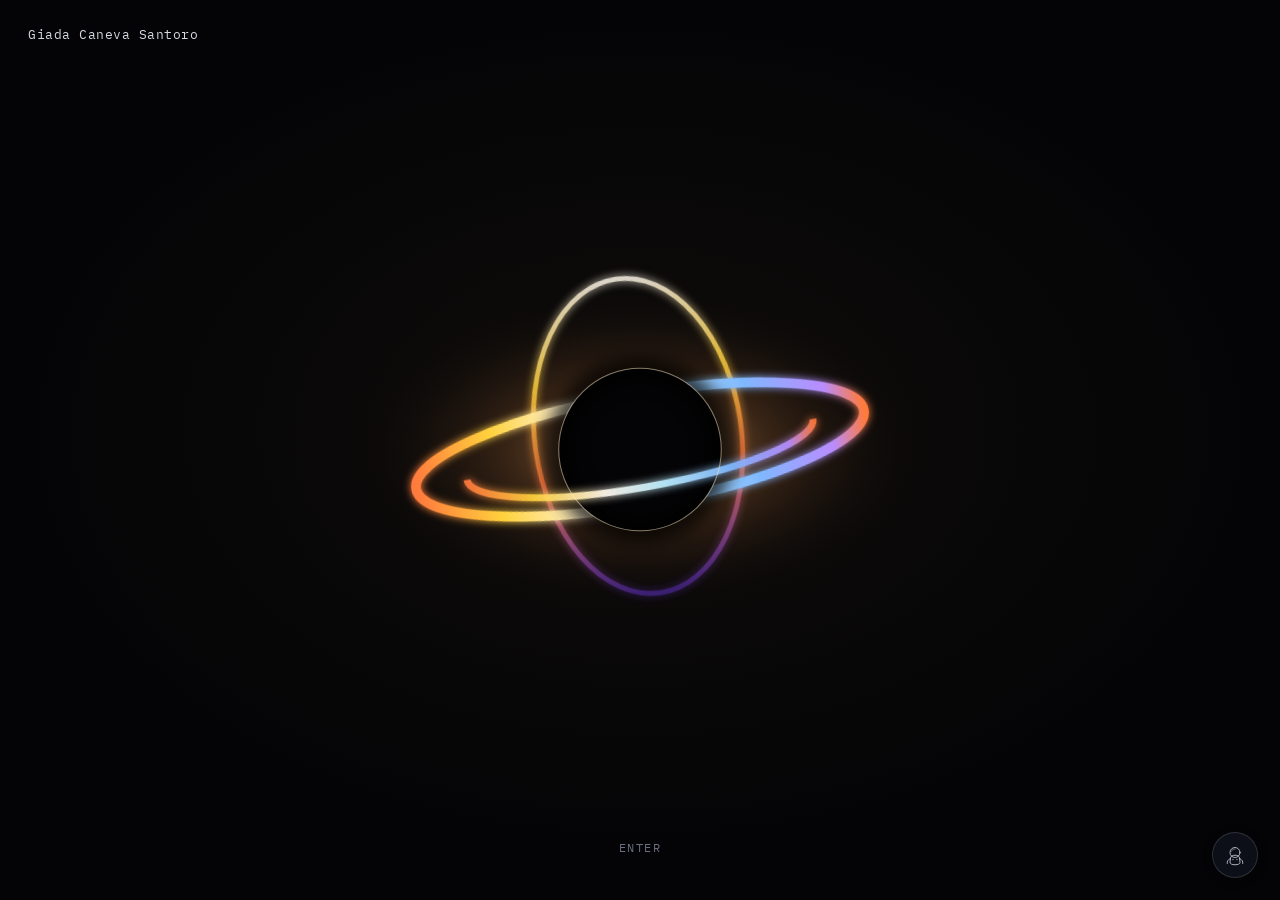
<file: index.html>
<!doctype html>
<html lang="en">
<head>
<meta charset="utf-8">
<meta name="viewport" content="width=device-width, initial-scale=1">
<title>Giada Caneva Santoro</title>
<meta name="description" content="Giada Caneva Santoro — postdoctoral researcher, Niels Bohr Institute. Black holes and gravitational waves.">
<link rel="stylesheet" href="https://fonts.googleapis.com/css2?family=Fraunces:ital,opsz,wght@0,9..144,380;0,9..144,560;1,9..144,420;1,9..144,500&family=IBM+Plex+Sans:wght@400;500;600&family=IBM+Plex+Mono:wght@400;500&display=swap">
<link rel="stylesheet" href="assets/hero.css?v=20261123e">
</head>
<body>
<div class="hero-page">

  <a class="hero-name" href="about.html">Giada Caneva Santoro</a>

  <div class="hero-stage">
    <a class="hero-link" href="explore.html" aria-label="Enter the site">
      <svg viewBox="0 0 900 620" xmlns="http://www.w3.org/2000/svg">
        <defs>
          <linearGradient id="spec1" x1="0%" y1="0%" x2="100%" y2="0%">
            <stop offset="0%"  stop-color="#ff7a3d"/>
            <stop offset="18%" stop-color="#ffd23d"/>
            <stop offset="38%" stop-color="#fff7ea"/>
            <stop offset="55%" stop-color="#bdeeff"/>
            <stop offset="75%" stop-color="#7fb8ff"/>
            <stop offset="92%" stop-color="#b98cff"/>
            <stop offset="100%" stop-color="#ff7a3d"/>
          </linearGradient>
          <linearGradient id="spec2" x1="0%" y1="0%" x2="0%" y2="100%">
            <stop offset="0%"  stop-color="#fff7ea"/>
            <stop offset="30%" stop-color="#ffd23d"/>
            <stop offset="60%" stop-color="#ff7a3d"/>
            <stop offset="100%" stop-color="#7a3dff" stop-opacity="0.4"/>
          </linearGradient>
          <radialGradient id="haze" cx="50%" cy="50%" r="50%">
            <stop offset="0%" stop-color="#ffdca0" stop-opacity="0.55"/>
            <stop offset="45%" stop-color="#ff9a4d" stop-opacity="0.18"/>
            <stop offset="100%" stop-color="#000000" stop-opacity="0"/>
          </radialGradient>
          <filter id="glow" x="-100%" y="-100%" width="300%" height="300%">
            <feGaussianBlur stdDeviation="6" result="b1"/>
            <feMerge><feMergeNode in="b1"/><feMergeNode in="SourceGraphic"/></feMerge>
          </filter>
          <filter id="glowSoft" x="-100%" y="-100%" width="300%" height="300%">
            <feGaussianBlur stdDeviation="14"/>
          </filter>
        </defs>

        <ellipse cx="450" cy="310" rx="420" ry="230" fill="url(#haze)"/>

        <g class="hero-spin">
          <g transform="rotate(-8 450 310)">
            <ellipse cx="450" cy="290" rx="150" ry="230" fill="none"
              stroke="url(#spec2)" stroke-width="7" opacity="0.85" filter="url(#glow)"/>
          </g>
          <g transform="rotate(-10 450 310)">
            <ellipse cx="450" cy="310" rx="330" ry="80" fill="none"
              stroke="url(#spec1)" stroke-width="14" filter="url(#glow)"/>
          </g>
          <circle cx="450" cy="310" r="118" fill="#040406"/>
          <circle cx="450" cy="310" r="118" fill="none" stroke="#040406" stroke-width="30" filter="url(#glowSoft)" opacity="0.9"/>
          <g transform="rotate(-10 450 310)">
            <path d="M 195 310 A 255 55 0 0 0 705 310" fill="none"
              stroke="url(#spec1)" stroke-width="10" filter="url(#glow)" opacity="0.95"/>
          </g>
          <circle cx="450" cy="310" r="118" fill="none" stroke="#ffe9c7" stroke-width="1.5" opacity="0.5"/>
        </g>
      </svg>
    </a>
  </div>

  <p class="hero-hint">Enter</p>
</div>
<div class="astro-widget" id="astro-widget">
  <button type="button" class="astro-btn" id="astro-btn" aria-expanded="false" aria-label="Site visitors">
    <svg class="astro-icon" viewBox="0 0 48 48" fill="none" stroke="currentColor" stroke-width="1.7" stroke-linecap="round" stroke-linejoin="round" aria-hidden="true">
      <circle cx="24" cy="19" r="10"/>
      <path d="M16.5,17 C18,13.5 20.5,12 24,12" opacity=".55"/>
      <path d="M15,30 C15,26.5 19,24.5 24,24.5 C29,24.5 33,26.5 33,30 L34,39 C34,41.8 30,43.5 24,43.5 C18,43.5 14,41.8 14,39 Z"/>
      <path d="M15,31 C10,33 7.5,37 8.5,41"/>
      <path d="M33,31 C38,33 40.5,37 39.5,41"/>
      <circle cx="20" cy="33" r="1.3" fill="currentColor" stroke="none" opacity=".8"/>
      <circle cx="28" cy="33" r="1.3" fill="currentColor" stroke="none" opacity=".8"/>
    </svg>
  </button>
  <div class="astro-panel" id="astro-panel" aria-hidden="true">
    <p class="astro-count" id="astro-count" aria-live="polite">counting infalling astronauts&hellip;</p>
    <a class="astro-link" href="https://giadacanevasantoro.goatcounter.com" target="_blank" rel="noopener">See where they're from &rarr;</a>
  </div>
</div>
<script>
(function(){
  var btn = document.getElementById('astro-btn');
  var panel = document.getElementById('astro-panel');
  var countEl = document.getElementById('astro-count');
  var open = false, loaded = false;

  function setOpen(v){
    open = v;
    panel.classList.toggle('is-open', open);
    panel.setAttribute('aria-hidden', open ? 'false' : 'true');
    btn.setAttribute('aria-expanded', open ? 'true' : 'false');
    if (open && !loaded) loadCount();
  }
  function loadCount(){
    loaded = true;
    fetch('https://giadacanevasantoro.goatcounter.com/counter/TOTAL.json')
      .then(function(r){ if(!r.ok) throw new Error('bad'); return r.json(); })
      .then(function(data){
        var n = data && data.count;
        countEl.innerHTML = n
          ? '<span class="n">' + n + '</span> infalling astronauts have crossed the horizon'
          : 'The counter is still waking up.';
      })
      .catch(function(){
        countEl.textContent = 'The counter is still waking up — check back soon.';
        loaded = false;
      });
  }
  btn.addEventListener('click', function(e){ e.stopPropagation(); setOpen(!open); });
  document.addEventListener('click', function(e){
    if (open && !e.target.closest('#astro-widget')) setOpen(false);
  });
  document.addEventListener('keydown', function(e){
    if (e.key === 'Escape' && open) setOpen(false);
  });
})();
</script>
<script data-goatcounter="https://giadacanevasantoro.goatcounter.com/count"
        async src="//gc.zgo.at/count.js"></script>
</body>
</html>
</file>
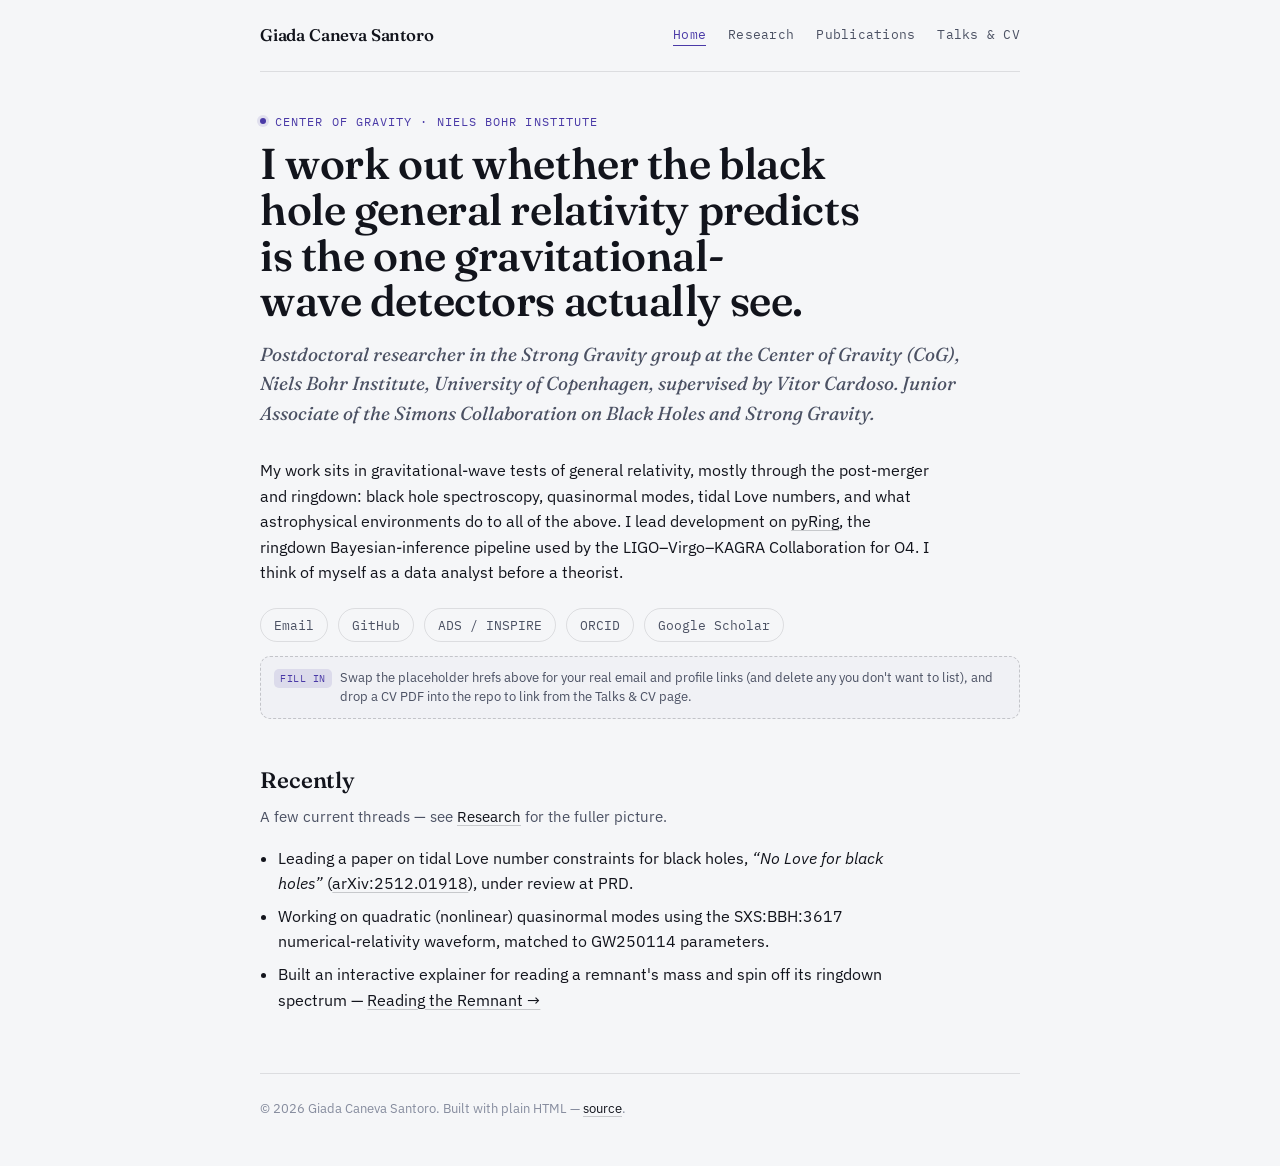
<file: giadacanevasantoro-site/index.html>
<!doctype html>
<html lang="en">
<head>
<meta charset="utf-8">
<meta name="viewport" content="width=device-width, initial-scale=1">
<title>Giada Caneva Santoro</title>
<meta name="description" content="Giada Caneva Santoro — postdoctoral researcher, Center of Gravity, Niels Bohr Institute. Gravitational-wave tests of general relativity, black hole spectroscopy, quasinormal modes.">
<link rel="stylesheet" href="https://fonts.googleapis.com/css2?family=Fraunces:ital,opsz,wght@0,9..144,380;0,9..144,560;1,9..144,420;1,9..144,500&family=IBM+Plex+Sans:wght@400;500;600&family=IBM+Plex+Mono:wght@400;500&display=swap">
<link rel="stylesheet" href="assets/style.css">
</head>
<body>
<div class="wrap">

  <nav class="site-nav">
    <a class="wordmark" href="index.html">Giada Caneva Santoro</a>
    <ul>
      <li><a href="index.html" aria-current="page">Home</a></li>
      <li><a href="research.html">Research</a></li>
      <li><a href="publications.html">Publications</a></li>
      <li><a href="talks.html">Talks &amp; CV</a></li>
    </ul>
  </nav>

  <p class="eyebrow">Center of Gravity &middot; Niels Bohr Institute</p>
  <h1>I work out whether the black hole general relativity predicts is the one gravitational-wave detectors actually see.</h1>

  <p class="lede">Postdoctoral researcher in the Strong Gravity group at the Center of Gravity (CoG), Niels Bohr Institute, University of Copenhagen, supervised by Vitor Cardoso. Junior Associate of the Simons Collaboration on Black Holes and Strong Gravity.</p>

  <p>My work sits in gravitational-wave tests of general relativity, mostly through the post-merger and ringdown: black hole spectroscopy, quasinormal modes, tidal Love numbers, and what astrophysical environments do to all of the above. I lead development on <a href="https://git.ligo.org/lscsoft/pyring" target="_blank" rel="noopener">pyRing</a>, the ringdown Bayesian-inference pipeline used by the LIGO&ndash;Virgo&ndash;KAGRA Collaboration for O4. I think of myself as a data analyst before a theorist.</p>

  <div class="link-row">
    <a class="pill-link" href="mailto:REPLACE_WITH_EMAIL">Email</a>
    <a class="pill-link" href="https://github.com/giadacanevasantoro" target="_blank" rel="noopener">GitHub</a>
    <a class="pill-link" href="REPLACE_WITH_ADS_OR_INSPIRE_URL" target="_blank" rel="noopener">ADS / INSPIRE</a>
    <a class="pill-link" href="REPLACE_WITH_ORCID_URL" target="_blank" rel="noopener">ORCID</a>
    <a class="pill-link" href="REPLACE_WITH_SCHOLAR_URL" target="_blank" rel="noopener">Google Scholar</a>
  </div>
  <div class="todo">
    <span class="tag">Fill in</span>
    <span>Swap the placeholder hrefs above for your real email and profile links (and delete any you don't want to list), and drop a CV PDF into the repo to link from the Talks &amp; CV page.</span>
  </div>

  <h2>Recently</h2>
  <p class="section-sub">A few current threads &mdash; see <a href="research.html">Research</a> for the fuller picture.</p>
  <ul class="plain">
    <li>Leading a paper on tidal Love number constraints for black holes, <em>&ldquo;No Love for black holes&rdquo;</em> (<a href="https://arxiv.org/abs/2512.01918" target="_blank" rel="noopener">arXiv:2512.01918</a>), under review at PRD.</li>
    <li>Working on quadratic (nonlinear) quasinormal modes using the SXS:BBH:3617 numerical-relativity waveform, matched to GW250114 parameters.</li>
    <li>Built an interactive explainer for reading a remnant's mass and spin off its ringdown spectrum &mdash; <a href="demos/reading-the-remnant.html">Reading the Remnant &rarr;</a></li>
  </ul>

  <footer>
    <p>&copy; <span id="y"></span> Giada Caneva Santoro. Built with plain HTML — <a href="https://github.com/giadacanevasantoro/giadacanevasantoro.github.io" target="_blank" rel="noopener">source</a>.</p>
  </footer>
</div>
<script>document.getElementById("y").textContent = new Date().getFullYear();</script>
</body>
</html>
</file>
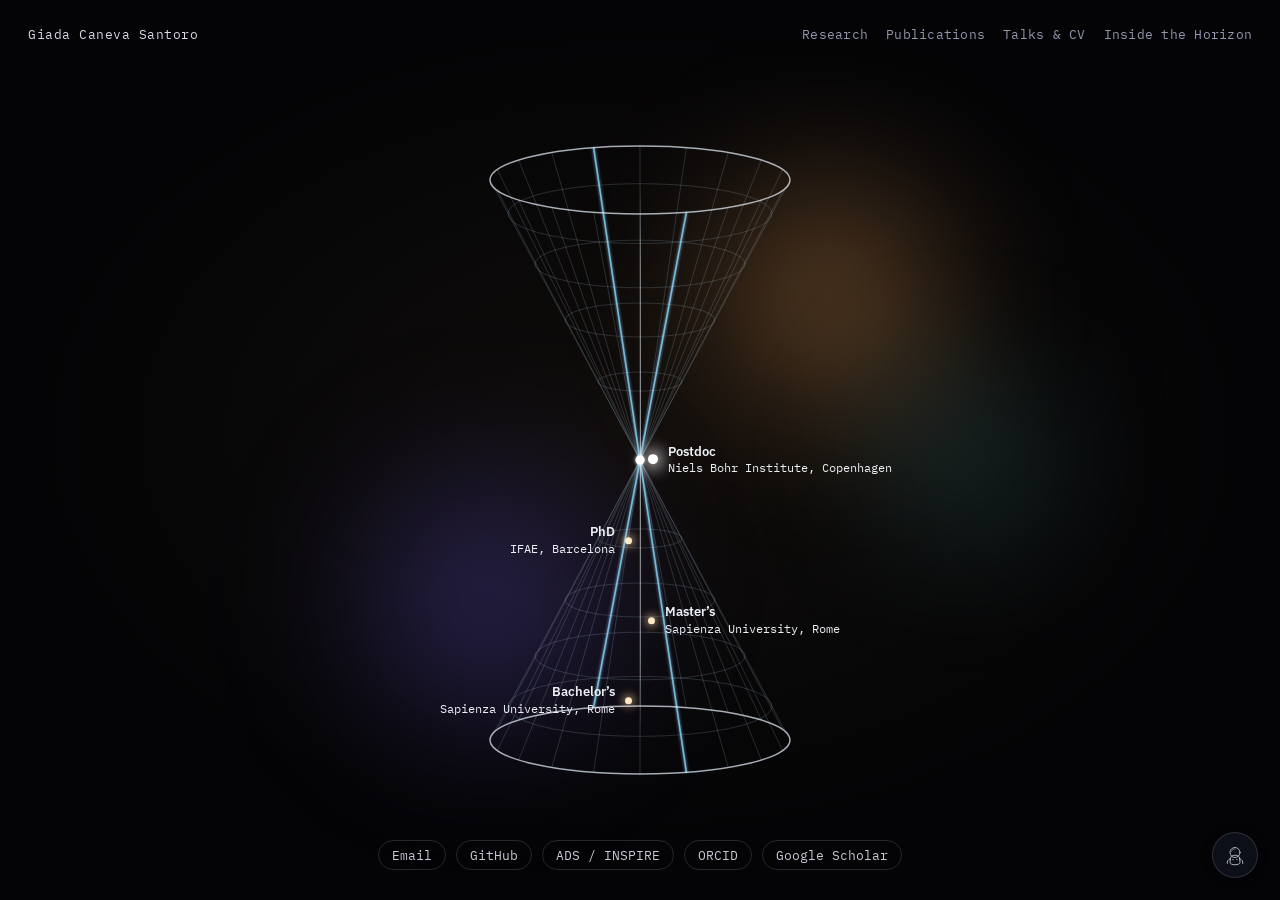
<file: about.html>
<!doctype html>
<html lang="en">
<head>
<meta charset="utf-8">
<meta name="viewport" content="width=device-width, initial-scale=1">
<title>About — Giada Caneva Santoro</title>
<meta name="description" content="Giada Caneva Santoro — postdoctoral researcher, Niels Bohr Institute. Black holes and gravitational waves.">
<link rel="stylesheet" href="https://fonts.googleapis.com/css2?family=Fraunces:ital,opsz,wght@0,9..144,380;0,9..144,560;1,9..144,420;1,9..144,500&family=IBM+Plex+Sans:wght@400;500;600&family=IBM+Plex+Mono:wght@400;500&display=swap">
<link rel="stylesheet" href="assets/hero.css?v=20261123e">
</head>
<body>
<div class="hero-page about-page">

  <a class="hero-name" href="index.html">Giada Caneva Santoro</a>
  <nav class="about-nav-links">
    <a href="research.html">Research</a>
    <a href="publications.html">Publications</a>
    <a href="talks.html">Talks &amp; CV</a>
    <a href="inside.html">Inside the Horizon</a>
  </nav>

  <div class="cone-stage">
    <div class="blob blob-amber"></div>
    <div class="blob blob-violet"></div>
    <div class="blob blob-cyan"></div>

    <div class="cone-wrap">
      <svg viewBox="0 0 420 640" preserveAspectRatio="xMidYMid meet">
        <defs>
          <filter id="wglow" x="-100%" y="-100%" width="300%" height="300%">
            <feGaussianBlur stdDeviation="1.4" result="b"/>
            <feMerge><feMergeNode in="b"/><feMergeNode in="SourceGraphic"/></feMerge>
          </filter>
        </defs>
        <g fill="none">
          <!-- FUTURE -->
          <line x1="210" y1="330" x2="360.0" y2="50.0" class="wmesh"/>
          <line x1="210" y1="330" x2="352.7" y2="60.5" class="wmesh"/>
          <line x1="210" y1="330" x2="331.4" y2="70.0" class="wmesh"/>
          <line x1="210" y1="330" x2="298.2" y2="77.5" class="wmesh"/>
          <line x1="210" y1="330" x2="256.4" y2="82.3" class="waccent" filter="url(#wglow)"/>
          <line x1="210" y1="330" x2="210.0" y2="84.0" class="wmesh"/>
          <line x1="210" y1="330" x2="163.6" y2="82.3" class="wmesh"/>
          <line x1="210" y1="330" x2="121.8" y2="77.5" class="wmesh"/>
          <line x1="210" y1="330" x2="88.6" y2="70.0" class="wmesh"/>
          <line x1="210" y1="330" x2="67.3" y2="60.5" class="wmesh"/>
          <line x1="210" y1="330" x2="60.0" y2="50.0" class="wmesh"/>
          <line x1="210" y1="330" x2="67.3" y2="39.5" class="wmesh"/>
          <line x1="210" y1="330" x2="88.6" y2="30.0" class="wmesh"/>
          <line x1="210" y1="330" x2="121.8" y2="22.5" class="wmesh"/>
          <line x1="210" y1="330" x2="163.6" y2="17.7" class="waccent" filter="url(#wglow)"/>
          <line x1="210" y1="330" x2="210.0" y2="16.0" class="wmesh"/>
          <line x1="210" y1="330" x2="256.4" y2="17.7" class="wmesh"/>
          <line x1="210" y1="330" x2="298.2" y2="22.5" class="wmesh"/>
          <line x1="210" y1="330" x2="331.4" y2="30.0" class="wmesh"/>
          <line x1="210" y1="330" x2="352.7" y2="39.5" class="wmesh"/>
          <ellipse cx="210.0" cy="251.6" rx="42.0" ry="9.5" class="wmesh"/>
          <ellipse cx="210.0" cy="190.0" rx="75.0" ry="17.0" class="wmesh"/>
          <ellipse cx="210.0" cy="134.0" rx="105.0" ry="23.8" class="wmesh"/>
          <ellipse cx="210.0" cy="83.6" rx="132.0" ry="29.9" class="wmesh"/>
          <ellipse cx="210.0" cy="50.0" rx="150.0" ry="34.0" class="wrim"/>

          <!-- PAST -->
          <line x1="210" y1="330" x2="360.0" y2="610.0" class="wmesh"/>
          <line x1="210" y1="330" x2="352.7" y2="620.5" class="wmesh"/>
          <line x1="210" y1="330" x2="331.4" y2="630.0" class="wmesh"/>
          <line x1="210" y1="330" x2="298.2" y2="637.5" class="wmesh"/>
          <line x1="210" y1="330" x2="256.4" y2="642.3" class="waccent" filter="url(#wglow)"/>
          <line x1="210" y1="330" x2="210.0" y2="644.0" class="wmesh"/>
          <line x1="210" y1="330" x2="163.6" y2="642.3" class="wmesh"/>
          <line x1="210" y1="330" x2="121.8" y2="637.5" class="wmesh"/>
          <line x1="210" y1="330" x2="88.6" y2="630.0" class="wmesh"/>
          <line x1="210" y1="330" x2="67.3" y2="620.5" class="wmesh"/>
          <line x1="210" y1="330" x2="60.0" y2="610.0" class="wmesh"/>
          <line x1="210" y1="330" x2="67.3" y2="599.5" class="wmesh"/>
          <line x1="210" y1="330" x2="88.6" y2="590.0" class="wmesh"/>
          <line x1="210" y1="330" x2="121.8" y2="582.5" class="wmesh"/>
          <line x1="210" y1="330" x2="163.6" y2="577.7" class="waccent" filter="url(#wglow)"/>
          <line x1="210" y1="330" x2="210.0" y2="576.0" class="wmesh"/>
          <line x1="210" y1="330" x2="256.4" y2="577.7" class="wmesh"/>
          <line x1="210" y1="330" x2="298.2" y2="582.5" class="wmesh"/>
          <line x1="210" y1="330" x2="331.4" y2="590.0" class="wmesh"/>
          <line x1="210" y1="330" x2="352.7" y2="599.5" class="wmesh"/>
          <ellipse cx="210.0" cy="408.4" rx="42.0" ry="9.5" class="wmesh"/>
          <ellipse cx="210.0" cy="470.0" rx="75.0" ry="17.0" class="wmesh"/>
          <ellipse cx="210.0" cy="526.0" rx="105.0" ry="23.8" class="wmesh"/>
          <ellipse cx="210.0" cy="576.4" rx="132.0" ry="29.9" class="wmesh"/>
          <ellipse cx="210.0" cy="610.0" rx="150.0" ry="34.0" class="wrim"/>

          <circle cx="210" cy="330" r="4.5" fill="#fff" filter="url(#wglow)"/>
        </g>
      </svg>

      <div class="worldline"></div>
      <div class="pt pt-now"><span class="dot"></span><span class="lbl"><b>Postdoc</b>Niels Bohr Institute, Copenhagen</span></div>
      <div class="pt pt-phd"><span class="dot"></span><span class="lbl"><b>PhD</b>IFAE, Barcelona</span></div>
      <div class="pt pt-master"><span class="dot"></span><span class="lbl"><b>Master&rsquo;s</b>Sapienza University, Rome</span></div>
      <div class="pt pt-bsc"><span class="dot"></span><span class="lbl"><b>Bachelor&rsquo;s</b>Sapienza University, Rome</span></div>
    </div>
  </div>

  <div class="about-links">
    <a href="mailto:REPLACE_WITH_EMAIL">Email</a>
    <a href="https://github.com/giadacanevasantoro" target="_blank" rel="noopener">GitHub</a>
    <a href="REPLACE_WITH_ADS_OR_INSPIRE_URL" target="_blank" rel="noopener">ADS / INSPIRE</a>
    <a href="REPLACE_WITH_ORCID_URL" target="_blank" rel="noopener">ORCID</a>
    <a href="REPLACE_WITH_SCHOLAR_URL" target="_blank" rel="noopener">Google Scholar</a>
  </div>

</div>
<div class="astro-widget" id="astro-widget">
  <button type="button" class="astro-btn" id="astro-btn" aria-expanded="false" aria-label="Site visitors">
    <svg class="astro-icon" viewBox="0 0 48 48" fill="none" stroke="currentColor" stroke-width="1.7" stroke-linecap="round" stroke-linejoin="round" aria-hidden="true">
      <circle cx="24" cy="19" r="10"/>
      <path d="M16.5,17 C18,13.5 20.5,12 24,12" opacity=".55"/>
      <path d="M15,30 C15,26.5 19,24.5 24,24.5 C29,24.5 33,26.5 33,30 L34,39 C34,41.8 30,43.5 24,43.5 C18,43.5 14,41.8 14,39 Z"/>
      <path d="M15,31 C10,33 7.5,37 8.5,41"/>
      <path d="M33,31 C38,33 40.5,37 39.5,41"/>
      <circle cx="20" cy="33" r="1.3" fill="currentColor" stroke="none" opacity=".8"/>
      <circle cx="28" cy="33" r="1.3" fill="currentColor" stroke="none" opacity=".8"/>
    </svg>
  </button>
  <div class="astro-panel" id="astro-panel" aria-hidden="true">
    <p class="astro-count" id="astro-count" aria-live="polite">counting infalling astronauts&hellip;</p>
    <a class="astro-link" href="https://giadacanevasantoro.goatcounter.com" target="_blank" rel="noopener">See where they're from &rarr;</a>
  </div>
</div>
<script>
(function(){
  var btn = document.getElementById('astro-btn');
  var panel = document.getElementById('astro-panel');
  var countEl = document.getElementById('astro-count');
  var open = false, loaded = false;

  function setOpen(v){
    open = v;
    panel.classList.toggle('is-open', open);
    panel.setAttribute('aria-hidden', open ? 'false' : 'true');
    btn.setAttribute('aria-expanded', open ? 'true' : 'false');
    if (open && !loaded) loadCount();
  }
  function loadCount(){
    loaded = true;
    fetch('https://giadacanevasantoro.goatcounter.com/counter/TOTAL.json')
      .then(function(r){ if(!r.ok) throw new Error('bad'); return r.json(); })
      .then(function(data){
        var n = data && data.count;
        countEl.innerHTML = n
          ? '<span class="n">' + n + '</span> infalling astronauts have crossed the horizon'
          : 'The counter is still waking up.';
      })
      .catch(function(){
        countEl.textContent = 'The counter is still waking up — check back soon.';
        loaded = false;
      });
  }
  btn.addEventListener('click', function(e){ e.stopPropagation(); setOpen(!open); });
  document.addEventListener('click', function(e){
    if (open && !e.target.closest('#astro-widget')) setOpen(false);
  });
  document.addEventListener('keydown', function(e){
    if (e.key === 'Escape' && open) setOpen(false);
  });
})();
</script>
<script data-goatcounter="https://giadacanevasantoro.goatcounter.com/count"
        async src="//gc.zgo.at/count.js"></script>
</body>
</html>
</file>
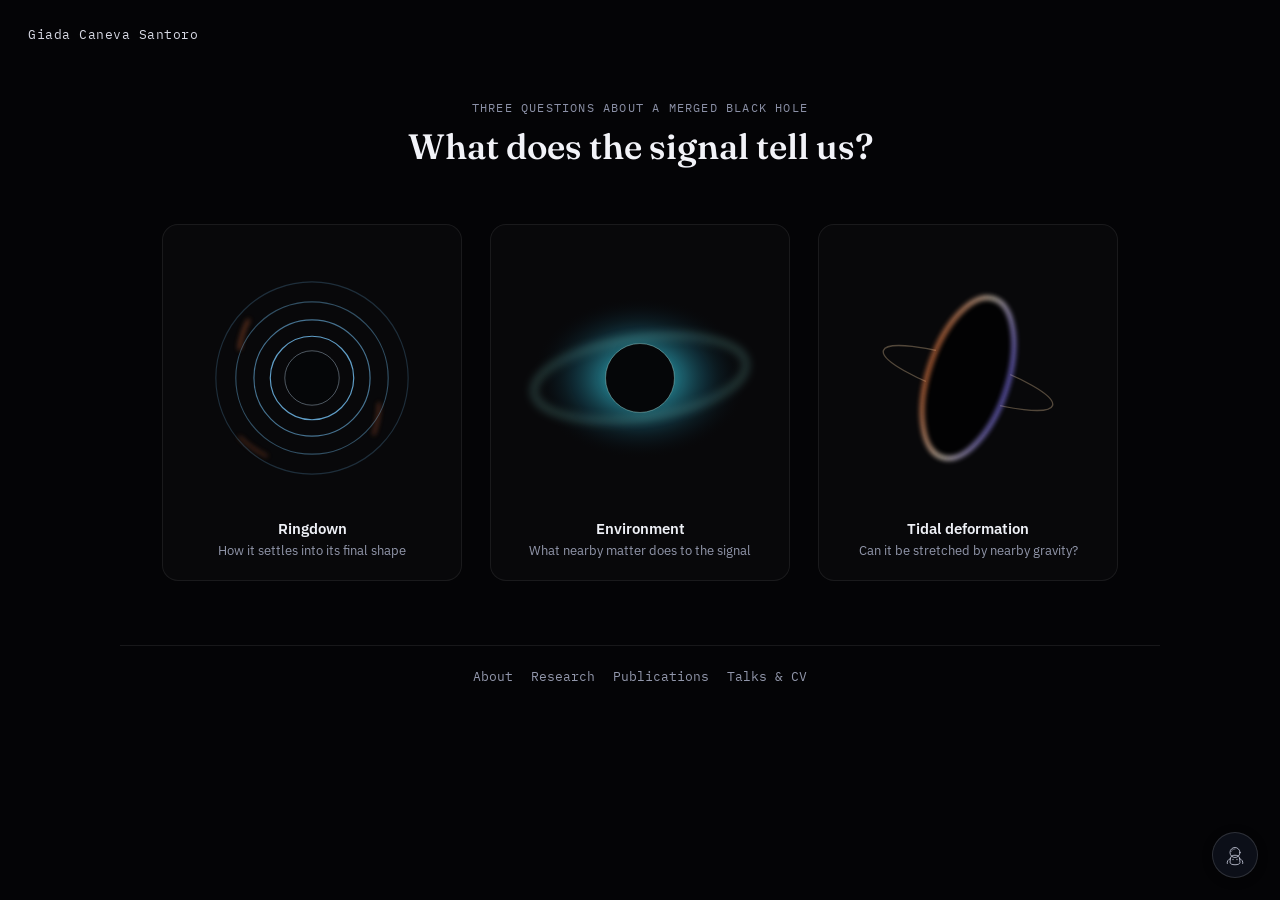
<file: explore.html>
<!doctype html>
<html lang="en">
<head>
<meta charset="utf-8">
<meta name="viewport" content="width=device-width, initial-scale=1">
<title>Explore — Giada Caneva Santoro</title>
<meta name="description" content="Three ways black holes reveal general relativity: ringdown, environment, and tidal deformation.">
<link rel="stylesheet" href="https://fonts.googleapis.com/css2?family=Fraunces:ital,opsz,wght@0,9..144,380;0,9..144,560;1,9..144,420;1,9..144,500&family=IBM+Plex+Sans:wght@400;500;600&family=IBM+Plex+Mono:wght@400;500&display=swap">
<link rel="stylesheet" href="assets/hero.css?v=20261123e">
</head>
<body>
<div class="explore-page">

  <a class="hero-name" href="index.html">Giada Caneva Santoro</a>

  <div class="explore-head">
    <p class="explore-eyebrow">Three questions about a merged black hole</p>
    <h1 class="explore-title">What does the signal tell us?</h1>
  </div>

  <div class="tile-row">

    <a class="tile" href="demos/reading-the-remnant.html">
      <svg viewBox="0 0 280 280">
        <defs><filter id="g1" x="-100%" y="-100%" width="300%" height="300%"><feGaussianBlur stdDeviation="3"/></filter></defs>
        <circle cx="140" cy="140" r="30" fill="#050608"/>
        <g stroke="#6fb8e8" fill="none" stroke-width="1.3">
          <circle cx="140" cy="140" r="46" opacity="0.85"/>
          <circle cx="140" cy="140" r="64" opacity="0.6"/>
          <circle cx="140" cy="140" r="84" opacity="0.4"/>
          <circle cx="140" cy="140" r="106" opacity="0.22"/>
        </g>
        <g stroke="#e8703d" fill="none" stroke-width="2" stroke-linecap="round" filter="url(#g1)">
          <path d="M 60 108 A 84 84 0 0 1 70 76" opacity="0.8"/>
          <path d="M 214 168 A 106 106 0 0 1 208 202" opacity="0.6"/>
          <path d="M 90 226 A 106 106 0 0 1 60 205" opacity="0.5"/>
        </g>
        <circle cx="140" cy="140" r="30" fill="none" stroke="#cfe9ff" stroke-width="1" opacity="0.4"/>
      </svg>
      <div class="tile-label">Ringdown</div>
      <div class="tile-sub">How it settles into its final shape</div>
    </a>

    <a class="tile" href="research.html#environment">
      <svg viewBox="0 0 280 280">
        <defs>
          <radialGradient id="envGlow" cx="50%" cy="50%" r="50%">
            <stop offset="0%" stop-color="#5be3d3" stop-opacity="0.9"/>
            <stop offset="35%" stop-color="#2fb3c9" stop-opacity="0.55"/>
            <stop offset="70%" stop-color="#1a6f8c" stop-opacity="0.18"/>
            <stop offset="100%" stop-color="#000" stop-opacity="0"/>
          </radialGradient>
          <filter id="g2" x="-100%" y="-100%" width="300%" height="300%"><feGaussianBlur stdDeviation="5"/></filter>
        </defs>
        <ellipse cx="140" cy="140" rx="120" ry="90" fill="url(#envGlow)"/>
        <ellipse cx="140" cy="140" rx="118" ry="44" fill="none" stroke="#8be9dc" stroke-width="3" opacity="0.55" filter="url(#g2)" transform="rotate(-8 140 140)"/>
        <circle cx="140" cy="140" r="38" fill="#050608"/>
        <circle cx="140" cy="140" r="38" fill="none" stroke="#bff2ea" stroke-width="1" opacity="0.4"/>
      </svg>
      <div class="tile-label">Environment</div>
      <div class="tile-sub">What nearby matter does to the signal</div>
    </a>

    <a class="tile" href="research.html#tidal">
      <svg viewBox="0 0 280 280">
        <defs>
          <linearGradient id="tidSpec" x1="0%" y1="0%" x2="100%" y2="0%">
            <stop offset="0%" stop-color="#ff8a4d"/>
            <stop offset="50%" stop-color="#fff2df"/>
            <stop offset="100%" stop-color="#8a7dff"/>
          </linearGradient>
          <filter id="g3" x="-100%" y="-100%" width="300%" height="300%"><feGaussianBlur stdDeviation="3"/></filter>
        </defs>
        <ellipse cx="140" cy="140" rx="98" ry="20" fill="none" stroke="#ffd9a8" stroke-width="1.5" opacity="0.3" transform="rotate(18 140 140)"/>
        <ellipse cx="140" cy="140" rx="44" ry="92" fill="#020203" transform="rotate(18 140 140)"/>
        <ellipse cx="140" cy="140" rx="44" ry="92" fill="none" stroke="url(#tidSpec)" stroke-width="3.5" opacity="0.95" filter="url(#g3)" transform="rotate(18 140 140)"/>
      </svg>
      <div class="tile-label">Tidal deformation</div>
      <div class="tile-sub">Can it be stretched by nearby gravity?</div>
    </a>

  </div>

  <div class="explore-foot">
    <a href="about.html">About</a>
    <a href="research.html">Research</a>
    <a href="publications.html">Publications</a>
    <a href="talks.html">Talks &amp; CV</a>
  </div>

</div>
<div class="astro-widget" id="astro-widget">
  <button type="button" class="astro-btn" id="astro-btn" aria-expanded="false" aria-label="Site visitors">
    <svg class="astro-icon" viewBox="0 0 48 48" fill="none" stroke="currentColor" stroke-width="1.7" stroke-linecap="round" stroke-linejoin="round" aria-hidden="true">
      <circle cx="24" cy="19" r="10"/>
      <path d="M16.5,17 C18,13.5 20.5,12 24,12" opacity=".55"/>
      <path d="M15,30 C15,26.5 19,24.5 24,24.5 C29,24.5 33,26.5 33,30 L34,39 C34,41.8 30,43.5 24,43.5 C18,43.5 14,41.8 14,39 Z"/>
      <path d="M15,31 C10,33 7.5,37 8.5,41"/>
      <path d="M33,31 C38,33 40.5,37 39.5,41"/>
      <circle cx="20" cy="33" r="1.3" fill="currentColor" stroke="none" opacity=".8"/>
      <circle cx="28" cy="33" r="1.3" fill="currentColor" stroke="none" opacity=".8"/>
    </svg>
  </button>
  <div class="astro-panel" id="astro-panel" aria-hidden="true">
    <p class="astro-count" id="astro-count" aria-live="polite">counting infalling astronauts&hellip;</p>
    <a class="astro-link" href="https://giadacanevasantoro.goatcounter.com" target="_blank" rel="noopener">See where they're from &rarr;</a>
  </div>
</div>
<script>
(function(){
  var btn = document.getElementById('astro-btn');
  var panel = document.getElementById('astro-panel');
  var countEl = document.getElementById('astro-count');
  var open = false, loaded = false;

  function setOpen(v){
    open = v;
    panel.classList.toggle('is-open', open);
    panel.setAttribute('aria-hidden', open ? 'false' : 'true');
    btn.setAttribute('aria-expanded', open ? 'true' : 'false');
    if (open && !loaded) loadCount();
  }
  function loadCount(){
    loaded = true;
    fetch('https://giadacanevasantoro.goatcounter.com/counter/TOTAL.json')
      .then(function(r){ if(!r.ok) throw new Error('bad'); return r.json(); })
      .then(function(data){
        var n = data && data.count;
        countEl.innerHTML = n
          ? '<span class="n">' + n + '</span> infalling astronauts have crossed the horizon'
          : 'The counter is still waking up.';
      })
      .catch(function(){
        countEl.textContent = 'The counter is still waking up — check back soon.';
        loaded = false;
      });
  }
  btn.addEventListener('click', function(e){ e.stopPropagation(); setOpen(!open); });
  document.addEventListener('click', function(e){
    if (open && !e.target.closest('#astro-widget')) setOpen(false);
  });
  document.addEventListener('keydown', function(e){
    if (e.key === 'Escape' && open) setOpen(false);
  });
})();
</script>
<script data-goatcounter="https://giadacanevasantoro.goatcounter.com/count"
        async src="//gc.zgo.at/count.js"></script>
</body>
</html>
</file>
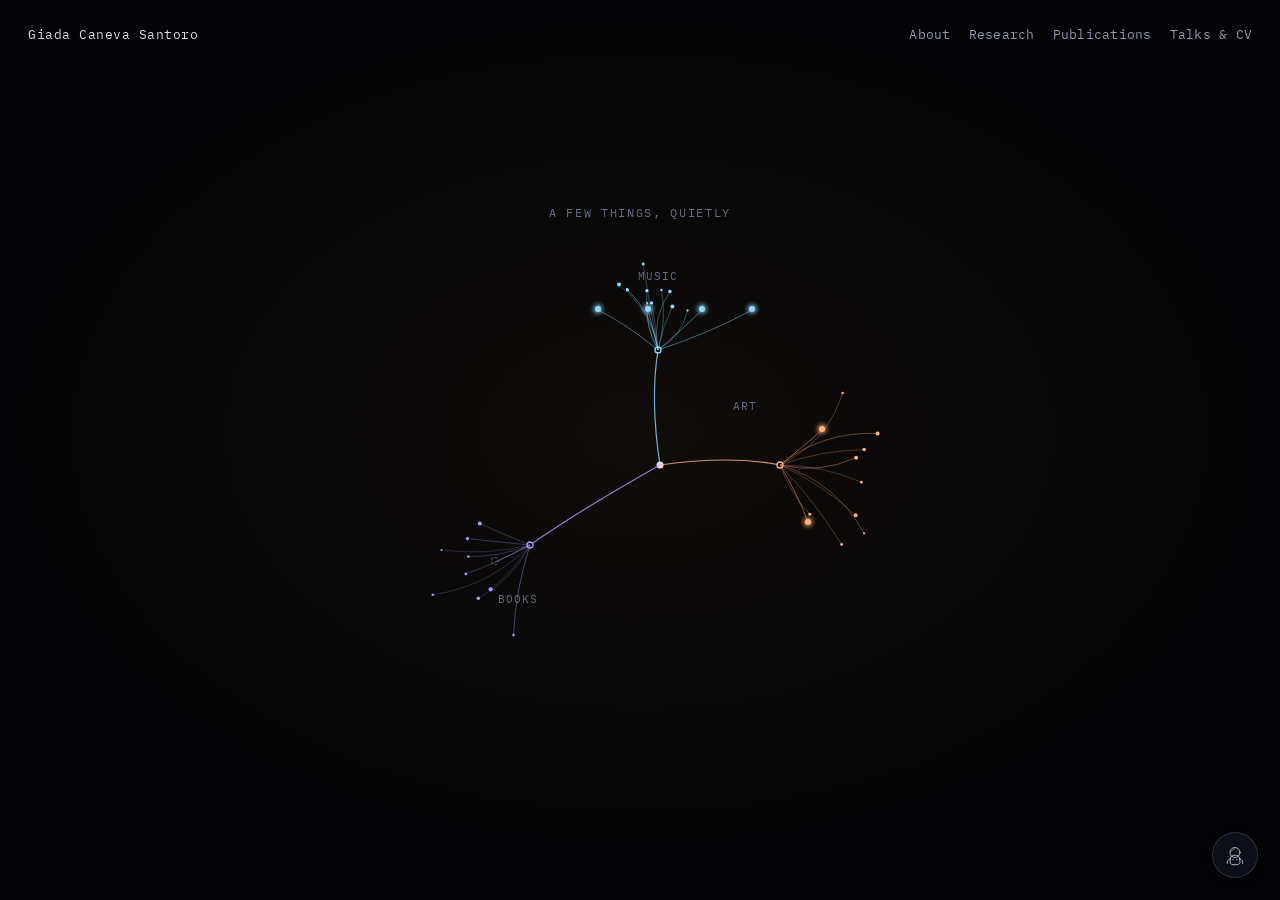
<file: inside.html>
<!doctype html>
<html lang="en">
<head>
<meta charset="utf-8">
<meta name="viewport" content="width=device-width, initial-scale=1">
<meta name="robots" content="noindex, nofollow">
<title>Inside the Horizon — Giada Caneva Santoro</title>
<link rel="stylesheet" href="https://fonts.googleapis.com/css2?family=Fraunces:ital,opsz,wght@0,9..144,380;0,9..144,560;1,9..144,420;1,9..144,500&family=IBM+Plex+Sans:wght@400;500;600&family=IBM+Plex+Mono:wght@400;500&display=swap">
<link rel="stylesheet" href="assets/hero.css?v=20261123e">
</head>
<body>
<div class="hero-page horizon-page">

  <a class="hero-name" href="index.html">Giada Caneva Santoro</a>
  <nav class="about-nav-links">
    <a href="about.html">About</a>
    <a href="research.html">Research</a>
    <a href="publications.html">Publications</a>
    <a href="talks.html">Talks &amp; CV</a>
  </nav>

  <div class="horizon-stage">
    <p class="horizon-eyebrow">a few things, quietly</p>

    <div class="net-wrap">
      <svg class="net-svg" viewBox="0 0 760 480" preserveAspectRatio="xMidYMid meet" aria-hidden="true">
        <circle class="net-center" cx="400" cy="205" r="3.5"/>

        <path pathLength="1" class="net-branch" d="M400,205 Q390,140 398,90" stroke="#8fd8ff" style="--d:.1s"/>
        <path pathLength="1" class="net-twig" d="M398,90 Q368,65 338,50" stroke="#8fd8ff" style="--d:.5s"/>
        <path pathLength="1" class="net-twig" d="M398,90 Q393,68 388,50" stroke="#8fd8ff" style="--d:.55s"/>
        <path pathLength="1" class="net-twig" d="M398,90 Q422,70 442,50" stroke="#8fd8ff" style="--d:.6s"/>
        <path pathLength="1" class="net-twig" d="M398,90 Q452,72 492,50" stroke="#8fd8ff" style="--d:.65s"/>
        <circle class="net-node" cx="398" cy="90" r="3" stroke="#8fd8ff" style="--d:.3s"/>

        <path pathLength="1" class="net-branch" d="M400,205 Q470,195 520,205" stroke="#ffb37a" style="--d:.15s"/>
        <path pathLength="1" class="net-twig" d="M520,205 Q545,185 562,170" stroke="#ffb37a" style="--d:.55s"/>
        <path pathLength="1" class="net-twig" d="M520,205 Q538,235 548,262" stroke="#ffb37a" style="--d:.6s"/>
        <circle class="net-node" cx="520" cy="205" r="3" stroke="#ffb37a" style="--d:.35s"/>

        <path pathLength="1" class="net-branch" d="M400,205 Q320,250 270,285" stroke="#a99bff" style="--d:.08s"/>
        <path pathLength="1" class="net-twig" d="M270,285 Q250,295 235,302" stroke="#a99bff" style="--d:.5s"/>
        <circle class="net-node" cx="270" cy="285" r="3" stroke="#a99bff" style="--d:.28s"/>

        <path pathLength="1" class="net-decor-twig" style="--d:1.300s;stroke-width:0.77;opacity:0.32" d="M398.0,90.0 Q393.3,54.6 367.4,29.9" stroke="#8fd8ff"/>
        <path pathLength="1" class="net-decor-twig" style="--d:1.345s;stroke-width:0.69;opacity:0.33" d="M398.0,90.0 Q390.4,50.1 359.0,24.5" stroke="#8fd8ff"/>
        <path pathLength="1" class="net-decor-twig" style="--d:1.390s;stroke-width:0.70;opacity:0.43" d="M398.0,90.0 Q383.5,62.0 386.9,30.7" stroke="#8fd8ff"/>
        <path pathLength="1" class="net-decor-twig" style="--d:1.435s;stroke-width:0.52;opacity:0.41" d="M398.0,90.0 Q392.8,54.2 367.0,28.9" stroke="#8fd8ff"/>
        <path pathLength="1" class="net-decor-twig" style="--d:1.480s;stroke-width:0.81;opacity:0.40" d="M398.0,90.0 Q385.2,68.3 387.2,43.1" stroke="#8fd8ff"/>
        <path pathLength="1" class="net-decor-twig" style="--d:1.525s;stroke-width:0.82;opacity:0.35" d="M398.0,90.0 Q390.1,47.2 383.2,4.1" stroke="#8fd8ff"/>
        <path pathLength="1" class="net-decor-twig" style="--d:1.570s;stroke-width:0.74;opacity:0.33" d="M398.0,90.0 Q396.1,66.3 391.5,42.9" stroke="#8fd8ff"/>
        <path pathLength="1" class="net-decor-twig" style="--d:1.615s;stroke-width:0.84;opacity:0.39" d="M398.0,90.0 Q406.9,60.4 401.4,29.9" stroke="#8fd8ff"/>
        <path pathLength="1" class="net-decor-twig" style="--d:1.660s;stroke-width:0.76;opacity:0.43" d="M398.0,90.0 Q391.5,58.2 409.9,31.6" stroke="#8fd8ff"/>
        <path pathLength="1" class="net-decor-twig" style="--d:1.705s;stroke-width:0.67;opacity:0.49" d="M398.0,90.0 Q421.6,76.8 427.6,50.5" stroke="#8fd8ff"/>
        <path pathLength="1" class="net-decor-twig" style="--d:1.750s;stroke-width:0.69;opacity:0.41" d="M398.0,90.0 Q402.2,67.3 412.4,46.5" stroke="#8fd8ff"/>
        <path pathLength="1" class="net-decor-twig" style="--d:1.300s;stroke-width:0.61;opacity:0.44" d="M520.0,205.0 Q566.9,182.6 582.6,133.0" stroke="#ffb37a"/>
        <path pathLength="1" class="net-decor-twig" style="--d:1.345s;stroke-width:0.90;opacity:0.40" d="M520.0,205.0 Q562.8,170.8 617.6,173.6" stroke="#ffb37a"/>
        <path pathLength="1" class="net-decor-twig" style="--d:1.390s;stroke-width:0.74;opacity:0.35" d="M520.0,205.0 Q560.8,190.4 604.1,189.5" stroke="#ffb37a"/>
        <path pathLength="1" class="net-decor-twig" style="--d:1.435s;stroke-width:0.78;opacity:0.50" d="M520.0,205.0 Q559.3,214.4 596.1,197.7" stroke="#ffb37a"/>
        <path pathLength="1" class="net-decor-twig" style="--d:1.480s;stroke-width:0.54;opacity:0.43" d="M520.0,205.0 Q562.4,205.3 601.4,222.2" stroke="#ffb37a"/>
        <path pathLength="1" class="net-decor-twig" style="--d:1.525s;stroke-width:0.69;opacity:0.46" d="M520.0,205.0 Q575.9,222.1 604.1,273.3" stroke="#ffb37a"/>
        <path pathLength="1" class="net-decor-twig" style="--d:1.570s;stroke-width:0.78;opacity:0.33" d="M520.0,205.0 Q529.8,232.7 549.8,254.2" stroke="#ffb37a"/>
        <path pathLength="1" class="net-decor-twig" style="--d:1.615s;stroke-width:0.58;opacity:0.42" d="M520.0,205.0 Q561.9,223.9 595.6,255.3" stroke="#ffb37a"/>
        <path pathLength="1" class="net-decor-twig" style="--d:1.660s;stroke-width:0.55;opacity:0.47" d="M520.0,205.0 Q555.0,241.4 581.6,284.4" stroke="#ffb37a"/>
        <path pathLength="1" class="net-decor-twig" style="--d:1.300s;stroke-width:0.85;opacity:0.48" d="M270.0,285.0 Q255.7,328.9 253.5,375.1" stroke="#a99bff"/>
        <path pathLength="1" class="net-decor-twig" style="--d:1.345s;stroke-width:0.52;opacity:0.44" d="M270.0,285.0 Q252.6,319.8 218.3,338.3" stroke="#a99bff"/>
        <path pathLength="1" class="net-decor-twig" style="--d:1.390s;stroke-width:0.51;opacity:0.33" d="M270.0,285.0 Q253.9,310.4 230.6,329.3" stroke="#a99bff"/>
        <path pathLength="1" class="net-decor-twig" style="--d:1.435s;stroke-width:0.57;opacity:0.40" d="M270.0,285.0 Q229.8,326.2 172.8,334.8" stroke="#a99bff"/>
        <path pathLength="1" class="net-decor-twig" style="--d:1.480s;stroke-width:0.77;opacity:0.37" d="M270.0,285.0 Q239.1,302.1 205.8,313.9" stroke="#a99bff"/>
        <path pathLength="1" class="net-decor-twig" style="--d:1.525s;stroke-width:0.74;opacity:0.40" d="M270.0,285.0 Q238.7,282.0 207.4,278.6" stroke="#a99bff"/>
        <path pathLength="1" class="net-decor-twig" style="--d:1.570s;stroke-width:0.63;opacity:0.43" d="M270.0,285.0 Q240.3,297.0 208.3,296.5" stroke="#a99bff"/>
        <path pathLength="1" class="net-decor-twig" style="--d:1.615s;stroke-width:0.55;opacity:0.35" d="M270.0,285.0 Q226.2,295.7 181.5,290.0" stroke="#a99bff"/>
        <path pathLength="1" class="net-decor-twig" style="--d:1.660s;stroke-width:0.65;opacity:0.44" d="M270.0,285.0 Q244.7,274.8 219.8,263.6" stroke="#a99bff"/>
        <circle class="net-spark" cx="367.4" cy="29.9" r="1.58" fill="#8fd8ff" style="--d:1.550s"/>
        <circle class="net-spark" cx="359.0" cy="24.5" r="1.97" fill="#8fd8ff" style="--d:1.595s"/>
        <circle class="net-spark" cx="386.9" cy="30.7" r="1.67" fill="#8fd8ff" style="--d:1.640s"/>
        <circle class="net-spark" cx="367.0" cy="28.9" r="1.03" fill="#8fd8ff" style="--d:1.685s"/>
        <circle class="net-spark" cx="387.2" cy="43.1" r="1.03" fill="#8fd8ff" style="--d:1.730s"/>
        <circle class="net-spark" cx="383.2" cy="4.1" r="1.49" fill="#8fd8ff" style="--d:1.775s"/>
        <circle class="net-spark" cx="391.5" cy="42.9" r="1.71" fill="#8fd8ff" style="--d:1.820s"/>
        <circle class="net-spark" cx="401.4" cy="29.9" r="1.22" fill="#8fd8ff" style="--d:1.865s"/>
        <circle class="net-spark" cx="409.9" cy="31.6" r="1.76" fill="#8fd8ff" style="--d:1.910s"/>
        <circle class="net-spark" cx="427.6" cy="50.5" r="1.15" fill="#8fd8ff" style="--d:1.955s"/>
        <circle class="net-spark" cx="412.4" cy="46.5" r="1.99" fill="#8fd8ff" style="--d:2.000s"/>
        <circle class="net-spark" cx="582.6" cy="133.0" r="1.20" fill="#ffb37a" style="--d:1.550s"/>
        <circle class="net-spark" cx="617.6" cy="173.6" r="2.01" fill="#ffb37a" style="--d:1.595s"/>
        <circle class="net-spark" cx="604.1" cy="189.5" r="1.80" fill="#ffb37a" style="--d:1.640s"/>
        <circle class="net-spark" cx="596.1" cy="197.7" r="1.98" fill="#ffb37a" style="--d:1.685s"/>
        <circle class="net-spark" cx="601.4" cy="222.2" r="1.34" fill="#ffb37a" style="--d:1.730s"/>
        <circle class="net-spark" cx="604.1" cy="273.3" r="1.14" fill="#ffb37a" style="--d:1.775s"/>
        <circle class="net-spark" cx="549.8" cy="254.2" r="1.45" fill="#ffb37a" style="--d:1.820s"/>
        <circle class="net-spark" cx="595.6" cy="255.3" r="1.98" fill="#ffb37a" style="--d:1.865s"/>
        <circle class="net-spark" cx="581.6" cy="284.4" r="1.41" fill="#ffb37a" style="--d:1.910s"/>
        <circle class="net-spark" cx="253.5" cy="375.1" r="1.23" fill="#a99bff" style="--d:1.550s"/>
        <circle class="net-spark" cx="218.3" cy="338.3" r="1.78" fill="#a99bff" style="--d:1.595s"/>
        <circle class="net-spark" cx="230.6" cy="329.3" r="2.09" fill="#a99bff" style="--d:1.640s"/>
        <circle class="net-spark" cx="172.8" cy="334.8" r="1.32" fill="#a99bff" style="--d:1.685s"/>
        <circle class="net-spark" cx="205.8" cy="313.9" r="1.37" fill="#a99bff" style="--d:1.730s"/>
        <circle class="net-spark" cx="207.4" cy="278.6" r="1.65" fill="#a99bff" style="--d:1.775s"/>
        <circle class="net-spark" cx="208.3" cy="296.5" r="1.24" fill="#a99bff" style="--d:1.820s"/>
        <circle class="net-spark" cx="181.5" cy="290.0" r="1.05" fill="#a99bff" style="--d:1.865s"/>
        <circle class="net-spark" cx="219.8" cy="263.6" r="2.00" fill="#a99bff" style="--d:1.910s"/>
      </svg>

      <div class="net-labels">
        <span class="net-cat" style="left:52.37%;top:3.5%;">Music</span>
        <span class="net-cat" style="left:33.95%;top:70.8%;">Books</span>
        <span class="net-cat" style="left:63.8%;top:30.5%;">Art</span>

        <a class="net-leaf net-leaf-below" style="left:44.47%;top:10.4%;--dot:#8fd8ff;--d:2.3s" href="https://www.youtube.com/watch?v=4_7zkXv17QE" target="_blank" rel="noopener">
          <span class="net-leaf-text"><b>Candela</b>Buena Vista Social Club</span>
        </a>
        <a class="net-leaf net-leaf-below" style="left:51.05%;top:10.4%;--dot:#8fd8ff;--d:2.36s" href="https://www.youtube.com/watch?v=ufS9fROh6Z4" target="_blank" rel="noopener">
          <span class="net-leaf-text"><b>Mambeando</b>Onda Vaga</span>
        </a>
        <a class="net-leaf net-leaf-below" style="left:58.16%;top:10.4%;--dot:#8fd8ff;--d:2.42s" href="https://www.youtube.com/watch?v=civuoU_NE38" target="_blank" rel="noopener">
          <span class="net-leaf-text"><b>The Pot</b>Tool</span>
        </a>
        <a class="net-leaf net-leaf-below" style="left:64.74%;top:10.4%;--dot:#8fd8ff;--d:2.48s" href="https://www.youtube.com/watch?v=cXGSKEjR6_U" target="_blank" rel="noopener">
          <span class="net-leaf-text"><b>She</b>Green Day</span>
        </a>

        <span class="net-leaf net-leaf-placeholder" style="left:30.92%;top:62.9%;--d:2.5s">
          <span class="net-leaf-text"><b>a book</b>coming soon</span>
        </span>

        <a class="net-leaf" style="left:73.95%;top:35.4%;--dot:#ffb37a;--d:2.44s" href="https://louisiana.dk/en/exhibition/sophie-calle/" target="_blank" rel="noopener">
          <span class="net-leaf-text"><b>Sophie Calle</b>Louisiana Museum</span>
        </a>
        <a class="net-leaf net-leaf-below" style="left:72.1%;top:54.6%;--dot:#ffb37a;--d:2.5s" href="https://www.sothebys.com/en/artists/francoise-gilot" target="_blank" rel="noopener">
          <span class="net-leaf-text"><b>Fran&ccedil;oise Gilot</b>Sotheby&rsquo;s</span>
        </a>
      </div>
    </div>
  </div>

<div class="astro-widget" id="astro-widget">
  <button type="button" class="astro-btn" id="astro-btn" aria-expanded="false" aria-label="Site visitors">
    <svg class="astro-icon" viewBox="0 0 48 48" fill="none" stroke="currentColor" stroke-width="1.7" stroke-linecap="round" stroke-linejoin="round" aria-hidden="true">
      <circle cx="24" cy="19" r="10"/>
      <path d="M16.5,17 C18,13.5 20.5,12 24,12" opacity=".55"/>
      <path d="M15,30 C15,26.5 19,24.5 24,24.5 C29,24.5 33,26.5 33,30 L34,39 C34,41.8 30,43.5 24,43.5 C18,43.5 14,41.8 14,39 Z"/>
      <path d="M15,31 C10,33 7.5,37 8.5,41"/>
      <path d="M33,31 C38,33 40.5,37 39.5,41"/>
      <circle cx="20" cy="33" r="1.3" fill="currentColor" stroke="none" opacity=".8"/>
      <circle cx="28" cy="33" r="1.3" fill="currentColor" stroke="none" opacity=".8"/>
    </svg>
  </button>
  <div class="astro-panel" id="astro-panel" aria-hidden="true">
    <p class="astro-count" id="astro-count" aria-live="polite">counting infalling astronauts&hellip;</p>
    <a class="astro-link" href="https://giadacanevasantoro.goatcounter.com" target="_blank" rel="noopener">See where they're from &rarr;</a>
  </div>
</div>
<script>
(function(){
  var btn = document.getElementById('astro-btn');
  var panel = document.getElementById('astro-panel');
  var countEl = document.getElementById('astro-count');
  var open = false, loaded = false;

  function setOpen(v){
    open = v;
    panel.classList.toggle('is-open', open);
    panel.setAttribute('aria-hidden', open ? 'false' : 'true');
    btn.setAttribute('aria-expanded', open ? 'true' : 'false');
    if (open && !loaded) loadCount();
  }
  function loadCount(){
    loaded = true;
    fetch('https://giadacanevasantoro.goatcounter.com/counter/TOTAL.json')
      .then(function(r){ if(!r.ok) throw new Error('bad'); return r.json(); })
      .then(function(data){
        var n = data && data.count;
        countEl.innerHTML = n
          ? '<span class="n">' + n + '</span> infalling astronauts have crossed the horizon'
          : 'The counter is still waking up.';
      })
      .catch(function(){
        countEl.textContent = 'The counter is still waking up — check back soon.';
        loaded = false;
      });
  }
  btn.addEventListener('click', function(e){ e.stopPropagation(); setOpen(!open); });
  document.addEventListener('click', function(e){
    if (open && !e.target.closest('#astro-widget')) setOpen(false);
  });
  document.addEventListener('keydown', function(e){
    if (e.key === 'Escape' && open) setOpen(false);
  });
})();
</script>
<script data-goatcounter="https://giadacanevasantoro.goatcounter.com/count"
        async src="//gc.zgo.at/count.js"></script>
</body>
</html>
</file>
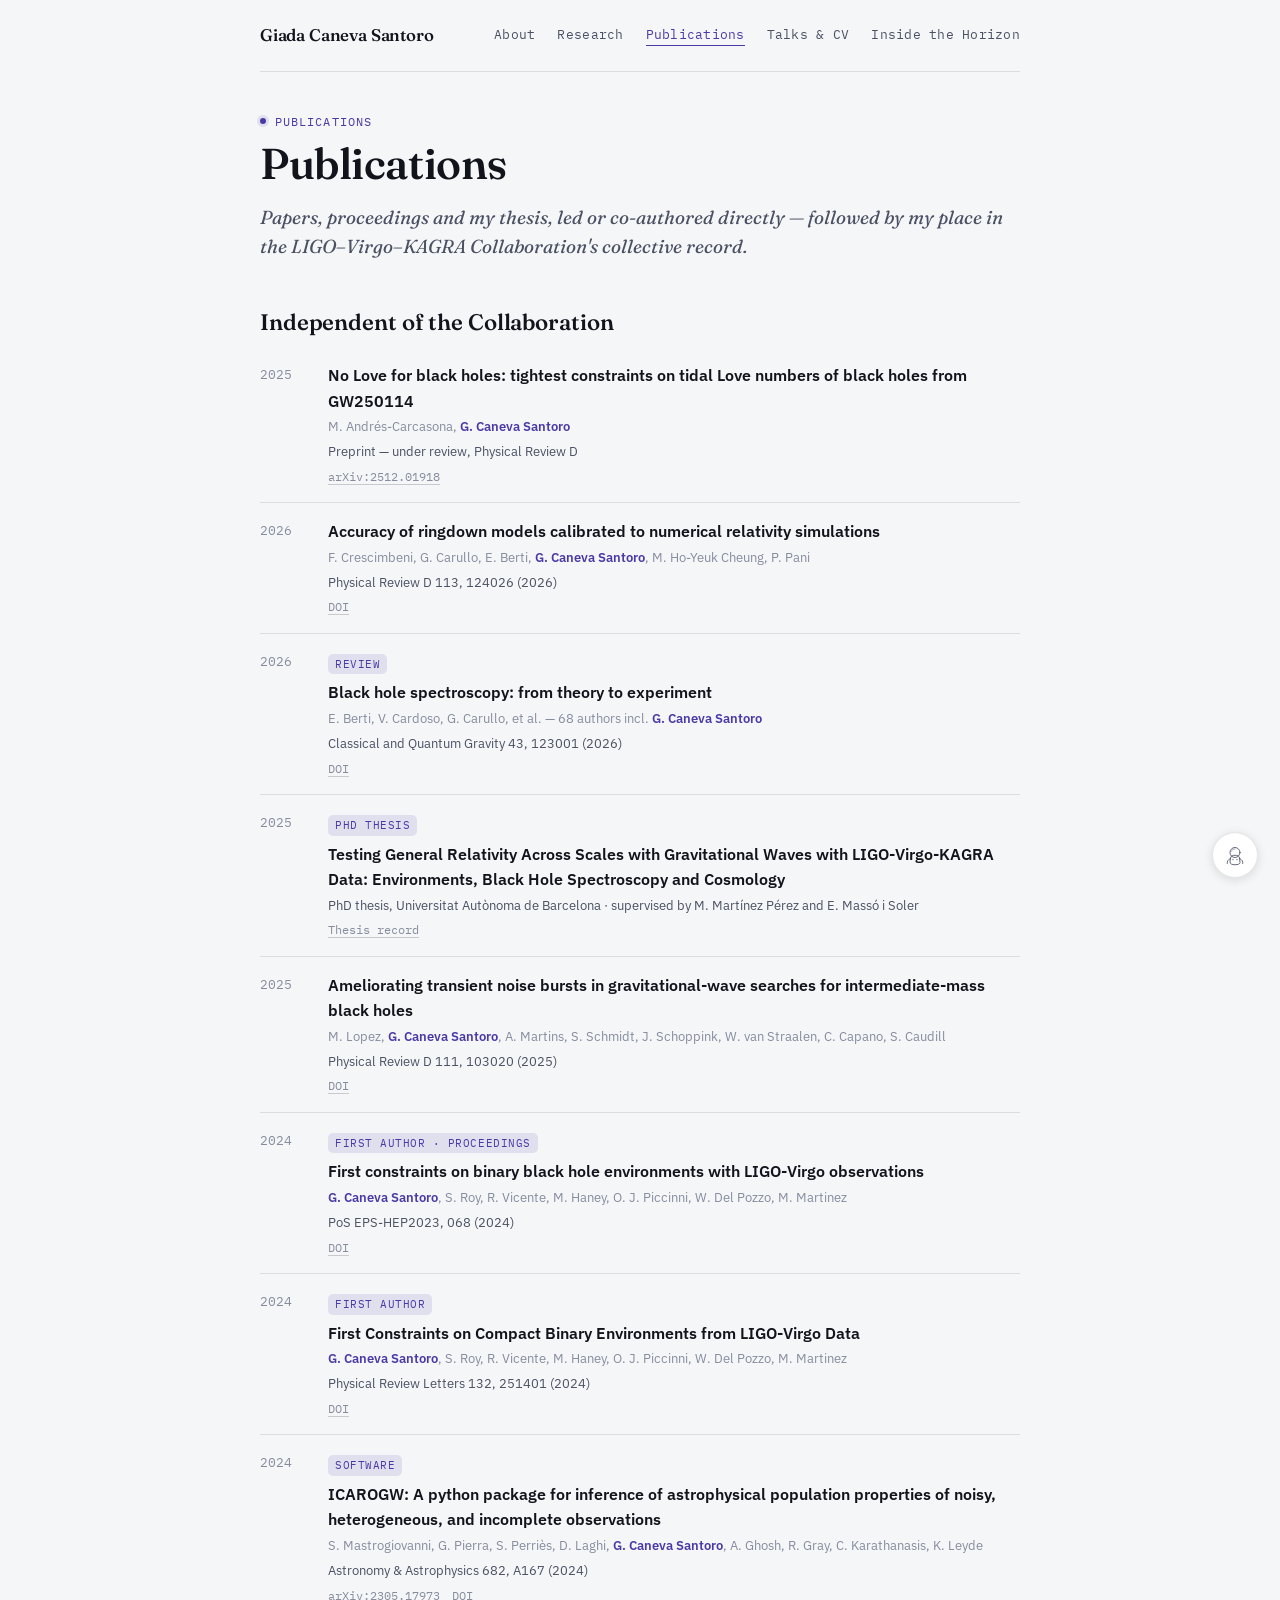
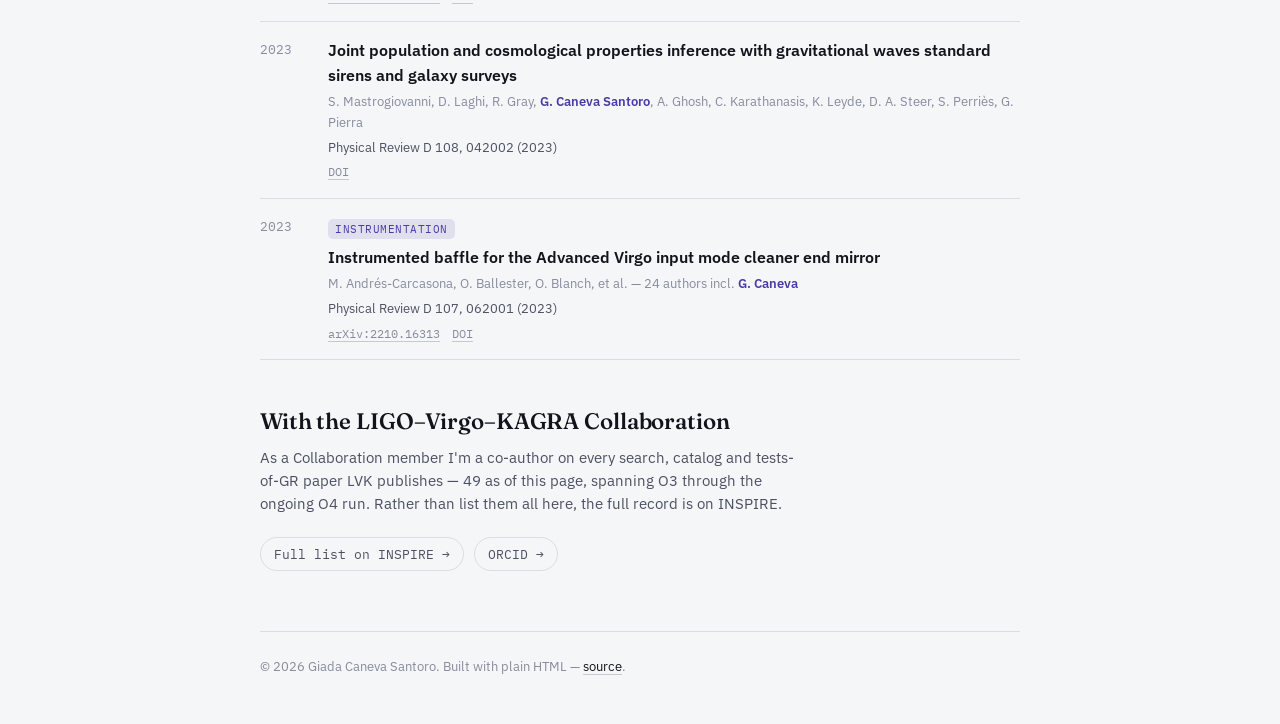
<file: publications.html>
<!doctype html>
<html lang="en">
<head>
<meta charset="utf-8">
<meta name="viewport" content="width=device-width, initial-scale=1">
<title>Publications — Giada Caneva Santoro</title>
<meta name="description" content="Publication list: gravitational-wave tests of general relativity, black hole spectroscopy, tidal Love numbers.">
<link rel="stylesheet" href="https://fonts.googleapis.com/css2?family=Fraunces:ital,opsz,wght@0,9..144,380;0,9..144,560;1,9..144,420;1,9..144,500&family=IBM+Plex+Sans:wght@400;500;600&family=IBM+Plex+Mono:wght@400;500&display=swap">
<link rel="stylesheet" href="assets/style.css?v=20261016">
</head>
<body>
<div class="wrap">

  <nav class="site-nav">
    <a class="wordmark" href="index.html">Giada Caneva Santoro</a>
    <ul>
      <li><a href="about.html">About</a></li>
      <li><a href="research.html">Research</a></li>
      <li><a href="publications.html" aria-current="page">Publications</a></li>
      <li><a href="talks.html">Talks &amp; CV</a></li>
      <li><a href="inside.html">Inside the Horizon</a></li>
    </ul>
  </nav>

  <p class="eyebrow">Publications</p>
  <h1>Publications</h1>
  <p class="lede">Papers, proceedings and my thesis, led or co-authored directly — followed by my place in the LIGO&ndash;Virgo&ndash;KAGRA Collaboration's collective record.</p>

  <h2>Independent of the Collaboration</h2>

  <div class="pub">
    <div class="pub-year mono">2025</div>
    <div class="pub-body">
      <div class="pub-title">No Love for black holes: tightest constraints on tidal Love numbers of black holes from GW250114</div>
      <div class="pub-authors">M. Andr&eacute;s-Carcasona, <strong>G. Caneva Santoro</strong></div>
      <div class="pub-venue">Preprint &mdash; under review, Physical Review D</div>
      <div class="pub-links">
        <a href="https://arxiv.org/abs/2512.01918" target="_blank" rel="noopener">arXiv:2512.01918</a>
      </div>
    </div>
  </div>

  <div class="pub">
    <div class="pub-year mono">2026</div>
    <div class="pub-body">
      <div class="pub-title">Accuracy of ringdown models calibrated to numerical relativity simulations</div>
      <div class="pub-authors">F. Crescimbeni, G. Carullo, E. Berti, <strong>G. Caneva Santoro</strong>, M. Ho-Yeuk Cheung, P. Pani</div>
      <div class="pub-venue">Physical Review D 113, 124026 (2026)</div>
      <div class="pub-links">
        <a href="https://doi.org/10.1103/wdqf-11xc" target="_blank" rel="noopener">DOI</a>
      </div>
    </div>
  </div>

  <div class="pub">
    <div class="pub-year mono">2026</div>
    <div class="pub-body">
      <span class="tag">Review</span>
      <div class="pub-title">Black hole spectroscopy: from theory to experiment</div>
      <div class="pub-authors">E. Berti, V. Cardoso, G. Carullo, et al. &mdash; 68 authors incl. <strong>G. Caneva Santoro</strong></div>
      <div class="pub-venue">Classical and Quantum Gravity 43, 123001 (2026)</div>
      <div class="pub-links">
        <a href="https://doi.org/10.1088/1361-6382/ae59e2" target="_blank" rel="noopener">DOI</a>
      </div>
    </div>
  </div>

  <div class="pub">
    <div class="pub-year mono">2025</div>
    <div class="pub-body">
      <span class="tag">PhD thesis</span>
      <div class="pub-title">Testing General Relativity Across Scales with Gravitational Waves with LIGO-Virgo-KAGRA Data: Environments, Black Hole Spectroscopy and Cosmology</div>
      <div class="pub-venue">PhD thesis, Universitat Aut&ograve;noma de Barcelona &middot; supervised by M. Mart&iacute;nez P&eacute;rez and E. Mass&oacute; i Soler</div>
      <div class="pub-links">
        <a href="https://inspirehep.net/literature/3112339" target="_blank" rel="noopener">Thesis record</a>
      </div>
    </div>
  </div>

  <div class="pub">
    <div class="pub-year mono">2025</div>
    <div class="pub-body">
      <div class="pub-title">Ameliorating transient noise bursts in gravitational-wave searches for intermediate-mass black holes</div>
      <div class="pub-authors">M. Lopez, <strong>G. Caneva Santoro</strong>, A. Martins, S. Schmidt, J. Schoppink, W. van Straalen, C. Capano, S. Caudill</div>
      <div class="pub-venue">Physical Review D 111, 103020 (2025)</div>
      <div class="pub-links">
        <a href="https://doi.org/10.1103/PhysRevD.111.103020" target="_blank" rel="noopener">DOI</a>
      </div>
    </div>
  </div>

  <div class="pub">
    <div class="pub-year mono">2024</div>
    <div class="pub-body">
      <span class="tag">First author &middot; Proceedings</span>
      <div class="pub-title">First constraints on binary black hole environments with LIGO-Virgo observations</div>
      <div class="pub-authors"><strong>G. Caneva Santoro</strong>, S. Roy, R. Vicente, M. Haney, O. J. Piccinni, W. Del Pozzo, M. Martinez</div>
      <div class="pub-venue">PoS EPS-HEP2023, 068 (2024)</div>
      <div class="pub-links">
        <a href="https://doi.org/10.22323/1.449.0068" target="_blank" rel="noopener">DOI</a>
      </div>
    </div>
  </div>

  <div class="pub">
    <div class="pub-year mono">2024</div>
    <div class="pub-body">
      <span class="tag">First author</span>
      <div class="pub-title">First Constraints on Compact Binary Environments from LIGO-Virgo Data</div>
      <div class="pub-authors"><strong>G. Caneva Santoro</strong>, S. Roy, R. Vicente, M. Haney, O. J. Piccinni, W. Del Pozzo, M. Martinez</div>
      <div class="pub-venue">Physical Review Letters 132, 251401 (2024)</div>
      <div class="pub-links">
        <a href="https://doi.org/10.1103/PhysRevLett.132.251401" target="_blank" rel="noopener">DOI</a>
      </div>
    </div>
  </div>

  <div class="pub">
    <div class="pub-year mono">2024</div>
    <div class="pub-body">
      <span class="tag">Software</span>
      <div class="pub-title">ICAROGW: A python package for inference of astrophysical population properties of noisy, heterogeneous, and incomplete observations</div>
      <div class="pub-authors">S. Mastrogiovanni, G. Pierra, S. Perri&egrave;s, D. Laghi, <strong>G. Caneva Santoro</strong>, A. Ghosh, R. Gray, C. Karathanasis, K. Leyde</div>
      <div class="pub-venue">Astronomy &amp; Astrophysics 682, A167 (2024)</div>
      <div class="pub-links">
        <a href="https://arxiv.org/abs/2305.17973" target="_blank" rel="noopener">arXiv:2305.17973</a>
        <a href="https://doi.org/10.1051/0004-6361/202347007" target="_blank" rel="noopener">DOI</a>
      </div>
    </div>
  </div>

  <div class="pub">
    <div class="pub-year mono">2023</div>
    <div class="pub-body">
      <div class="pub-title">Joint population and cosmological properties inference with gravitational waves standard sirens and galaxy surveys</div>
      <div class="pub-authors">S. Mastrogiovanni, D. Laghi, R. Gray, <strong>G. Caneva Santoro</strong>, A. Ghosh, C. Karathanasis, K. Leyde, D. A. Steer, S. Perri&egrave;s, G. Pierra</div>
      <div class="pub-venue">Physical Review D 108, 042002 (2023)</div>
      <div class="pub-links">
        <a href="https://doi.org/10.1103/PhysRevD.108.042002" target="_blank" rel="noopener">DOI</a>
      </div>
    </div>
  </div>

  <div class="pub">
    <div class="pub-year mono">2023</div>
    <div class="pub-body">
      <span class="tag">Instrumentation</span>
      <div class="pub-title">Instrumented baffle for the Advanced Virgo input mode cleaner end mirror</div>
      <div class="pub-authors">M. Andr&eacute;s-Carcasona, O. Ballester, O. Blanch, et al. &mdash; 24 authors incl. <strong>G. Caneva</strong></div>
      <div class="pub-venue">Physical Review D 107, 062001 (2023)</div>
      <div class="pub-links">
        <a href="https://arxiv.org/abs/2210.16313" target="_blank" rel="noopener">arXiv:2210.16313</a>
        <a href="https://doi.org/10.1103/PhysRevD.107.062001" target="_blank" rel="noopener">DOI</a>
      </div>
    </div>
  </div>

  <h2>With the LIGO&ndash;Virgo&ndash;KAGRA Collaboration</h2>
  <p class="section-sub">As a Collaboration member I'm a co-author on every search, catalog and tests-of-GR paper LVK publishes &mdash; 49 as of this page, spanning O3 through the ongoing O4 run. Rather than list them all here, the full record is on INSPIRE.</p>
  <div class="link-row">
    <a class="pill-link" href="https://inspirehep.net/authors/1849716" target="_blank" rel="noopener">Full list on INSPIRE &rarr;</a>
    <a class="pill-link" href="https://orcid.org/0000-0002-2935-1600" target="_blank" rel="noopener">ORCID &rarr;</a>
  </div>

  <footer>
    <p>&copy; <span id="y"></span> Giada Caneva Santoro. Built with plain HTML — <a href="https://github.com/giadacanevasantoro/giadacanevasantoro.github.io" target="_blank" rel="noopener">source</a>.</p>
  </footer>
</div>
<script>document.getElementById("y").textContent = new Date().getFullYear();</script>
<div class="astro-widget" id="astro-widget">
  <button type="button" class="astro-btn" id="astro-btn" aria-expanded="false" aria-label="Site visitors">
    <svg class="astro-icon" viewBox="0 0 48 48" fill="none" stroke="currentColor" stroke-width="1.7" stroke-linecap="round" stroke-linejoin="round" aria-hidden="true">
      <circle cx="24" cy="19" r="10"/>
      <path d="M16.5,17 C18,13.5 20.5,12 24,12" opacity=".55"/>
      <path d="M15,30 C15,26.5 19,24.5 24,24.5 C29,24.5 33,26.5 33,30 L34,39 C34,41.8 30,43.5 24,43.5 C18,43.5 14,41.8 14,39 Z"/>
      <path d="M15,31 C10,33 7.5,37 8.5,41"/>
      <path d="M33,31 C38,33 40.5,37 39.5,41"/>
      <circle cx="20" cy="33" r="1.3" fill="currentColor" stroke="none" opacity=".8"/>
      <circle cx="28" cy="33" r="1.3" fill="currentColor" stroke="none" opacity=".8"/>
    </svg>
  </button>
  <div class="astro-panel" id="astro-panel" aria-hidden="true">
    <p class="astro-count" id="astro-count" aria-live="polite">counting infalling astronauts&hellip;</p>
    <a class="astro-link" href="https://giadacanevasantoro.goatcounter.com" target="_blank" rel="noopener">See where they're from &rarr;</a>
  </div>
</div>
<script>
(function(){
  var btn = document.getElementById('astro-btn');
  var panel = document.getElementById('astro-panel');
  var countEl = document.getElementById('astro-count');
  var open = false, loaded = false;

  function setOpen(v){
    open = v;
    panel.classList.toggle('is-open', open);
    panel.setAttribute('aria-hidden', open ? 'false' : 'true');
    btn.setAttribute('aria-expanded', open ? 'true' : 'false');
    if (open && !loaded) loadCount();
  }
  function loadCount(){
    loaded = true;
    fetch('https://giadacanevasantoro.goatcounter.com/counter/TOTAL.json')
      .then(function(r){ if(!r.ok) throw new Error('bad'); return r.json(); })
      .then(function(data){
        var n = data && data.count;
        countEl.innerHTML = n
          ? '<span class="n">' + n + '</span> infalling astronauts have crossed the horizon'
          : 'The counter is still waking up.';
      })
      .catch(function(){
        countEl.textContent = 'The counter is still waking up — check back soon.';
        loaded = false;
      });
  }
  btn.addEventListener('click', function(e){ e.stopPropagation(); setOpen(!open); });
  document.addEventListener('click', function(e){
    if (open && !e.target.closest('#astro-widget')) setOpen(false);
  });
  document.addEventListener('keydown', function(e){
    if (e.key === 'Escape' && open) setOpen(false);
  });
})();
</script>
<script data-goatcounter="https://giadacanevasantoro.goatcounter.com/count"
        async src="//gc.zgo.at/count.js"></script>
</body>
</html>
</file>
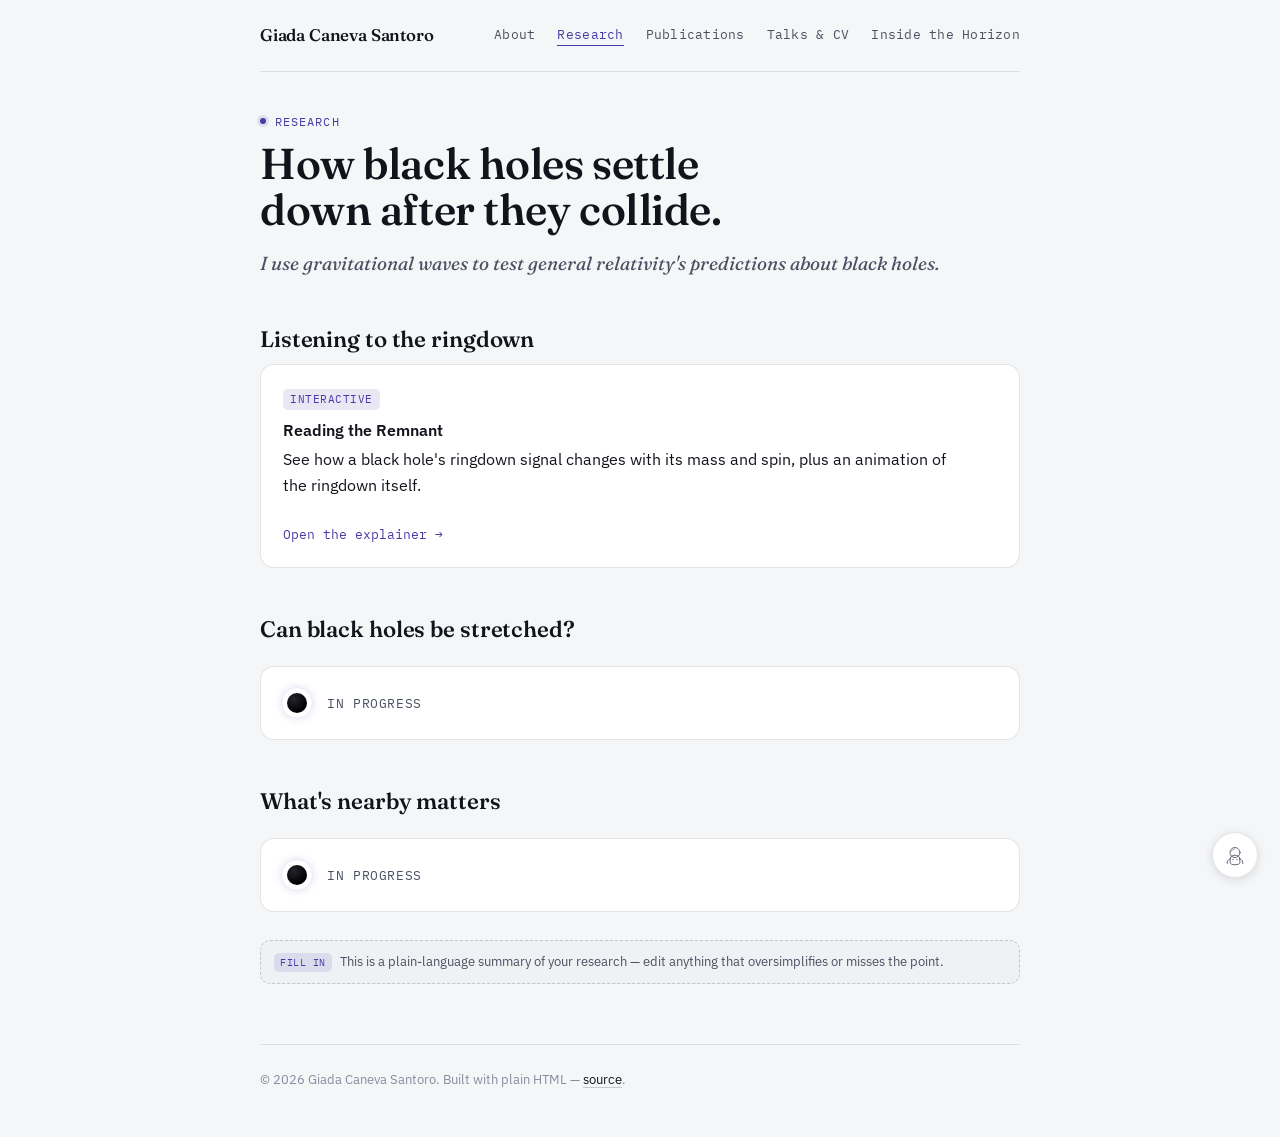
<file: research.html>
<!doctype html>
<html lang="en">
<head>
<meta charset="utf-8">
<meta name="viewport" content="width=device-width, initial-scale=1">
<title>Research — Giada Caneva Santoro</title>
<meta name="description" content="Research overview: black holes, gravitational waves, and testing general relativity.">
<link rel="stylesheet" href="https://fonts.googleapis.com/css2?family=Fraunces:ital,opsz,wght@0,9..144,380;0,9..144,560;1,9..144,420;1,9..144,500&family=IBM+Plex+Sans:wght@400;500;600&family=IBM+Plex+Mono:wght@400;500&display=swap">
<link rel="stylesheet" href="assets/style.css?v=20261016">
</head>
<body>
<div class="wrap">

  <nav class="site-nav">
    <a class="wordmark" href="index.html">Giada Caneva Santoro</a>
    <ul>
      <li><a href="about.html">About</a></li>
      <li><a href="research.html" aria-current="page">Research</a></li>
      <li><a href="publications.html">Publications</a></li>
      <li><a href="talks.html">Talks &amp; CV</a></li>
      <li><a href="inside.html">Inside the Horizon</a></li>
    </ul>
  </nav>

  <p class="eyebrow">Research</p>
  <h1>How black holes settle down after they collide.</h1>
  <p class="lede">I use gravitational waves to test general relativity's predictions about black holes.</p>

  <h2>Listening to the ringdown</h2>
  <div class="card">
    <span class="tag">Interactive</span>
    <h3>Reading the Remnant</h3>
    <p>See how a black hole's ringdown signal changes with its mass and spin, plus an animation of the ringdown itself.</p>
    <a class="card-cta" href="demos/reading-the-remnant.html">Open the explainer &rarr;</a>
  </div>

  <h2 id="tidal">Can black holes be stretched?</h2>
  <div class="progress-note">
    <span class="bh-float" aria-hidden="true"><span class="bh-ring"></span><span class="bh-disc"></span></span>
    <span class="progress-label">In progress</span>
  </div>

  <h2 id="environment">What's nearby matters</h2>
  <div class="progress-note">
    <span class="bh-float" aria-hidden="true"><span class="bh-ring"></span><span class="bh-disc"></span></span>
    <span class="progress-label">In progress</span>
  </div>

  <div class="todo">
    <span class="tag">Fill in</span>
    <span>This is a plain-language summary of your research — edit anything that oversimplifies or misses the point.</span>
  </div>

  <footer>
    <p>&copy; <span id="y"></span> Giada Caneva Santoro. Built with plain HTML — <a href="https://github.com/giadacanevasantoro/giadacanevasantoro.github.io" target="_blank" rel="noopener">source</a>.</p>
  </footer>
</div>
<script>document.getElementById("y").textContent = new Date().getFullYear();</script>
<div class="astro-widget" id="astro-widget">
  <button type="button" class="astro-btn" id="astro-btn" aria-expanded="false" aria-label="Site visitors">
    <svg class="astro-icon" viewBox="0 0 48 48" fill="none" stroke="currentColor" stroke-width="1.7" stroke-linecap="round" stroke-linejoin="round" aria-hidden="true">
      <circle cx="24" cy="19" r="10"/>
      <path d="M16.5,17 C18,13.5 20.5,12 24,12" opacity=".55"/>
      <path d="M15,30 C15,26.5 19,24.5 24,24.5 C29,24.5 33,26.5 33,30 L34,39 C34,41.8 30,43.5 24,43.5 C18,43.5 14,41.8 14,39 Z"/>
      <path d="M15,31 C10,33 7.5,37 8.5,41"/>
      <path d="M33,31 C38,33 40.5,37 39.5,41"/>
      <circle cx="20" cy="33" r="1.3" fill="currentColor" stroke="none" opacity=".8"/>
      <circle cx="28" cy="33" r="1.3" fill="currentColor" stroke="none" opacity=".8"/>
    </svg>
  </button>
  <div class="astro-panel" id="astro-panel" aria-hidden="true">
    <p class="astro-count" id="astro-count" aria-live="polite">counting infalling astronauts&hellip;</p>
    <a class="astro-link" href="https://giadacanevasantoro.goatcounter.com" target="_blank" rel="noopener">See where they're from &rarr;</a>
  </div>
</div>
<script>
(function(){
  var btn = document.getElementById('astro-btn');
  var panel = document.getElementById('astro-panel');
  var countEl = document.getElementById('astro-count');
  var open = false, loaded = false;

  function setOpen(v){
    open = v;
    panel.classList.toggle('is-open', open);
    panel.setAttribute('aria-hidden', open ? 'false' : 'true');
    btn.setAttribute('aria-expanded', open ? 'true' : 'false');
    if (open && !loaded) loadCount();
  }
  function loadCount(){
    loaded = true;
    fetch('https://giadacanevasantoro.goatcounter.com/counter/TOTAL.json')
      .then(function(r){ if(!r.ok) throw new Error('bad'); return r.json(); })
      .then(function(data){
        var n = data && data.count;
        countEl.innerHTML = n
          ? '<span class="n">' + n + '</span> infalling astronauts have crossed the horizon'
          : 'The counter is still waking up.';
      })
      .catch(function(){
        countEl.textContent = 'The counter is still waking up — check back soon.';
        loaded = false;
      });
  }
  btn.addEventListener('click', function(e){ e.stopPropagation(); setOpen(!open); });
  document.addEventListener('click', function(e){
    if (open && !e.target.closest('#astro-widget')) setOpen(false);
  });
  document.addEventListener('keydown', function(e){
    if (e.key === 'Escape' && open) setOpen(false);
  });
})();
</script>
<script data-goatcounter="https://giadacanevasantoro.goatcounter.com/count"
        async src="//gc.zgo.at/count.js"></script>
</body>
</html>
</file>
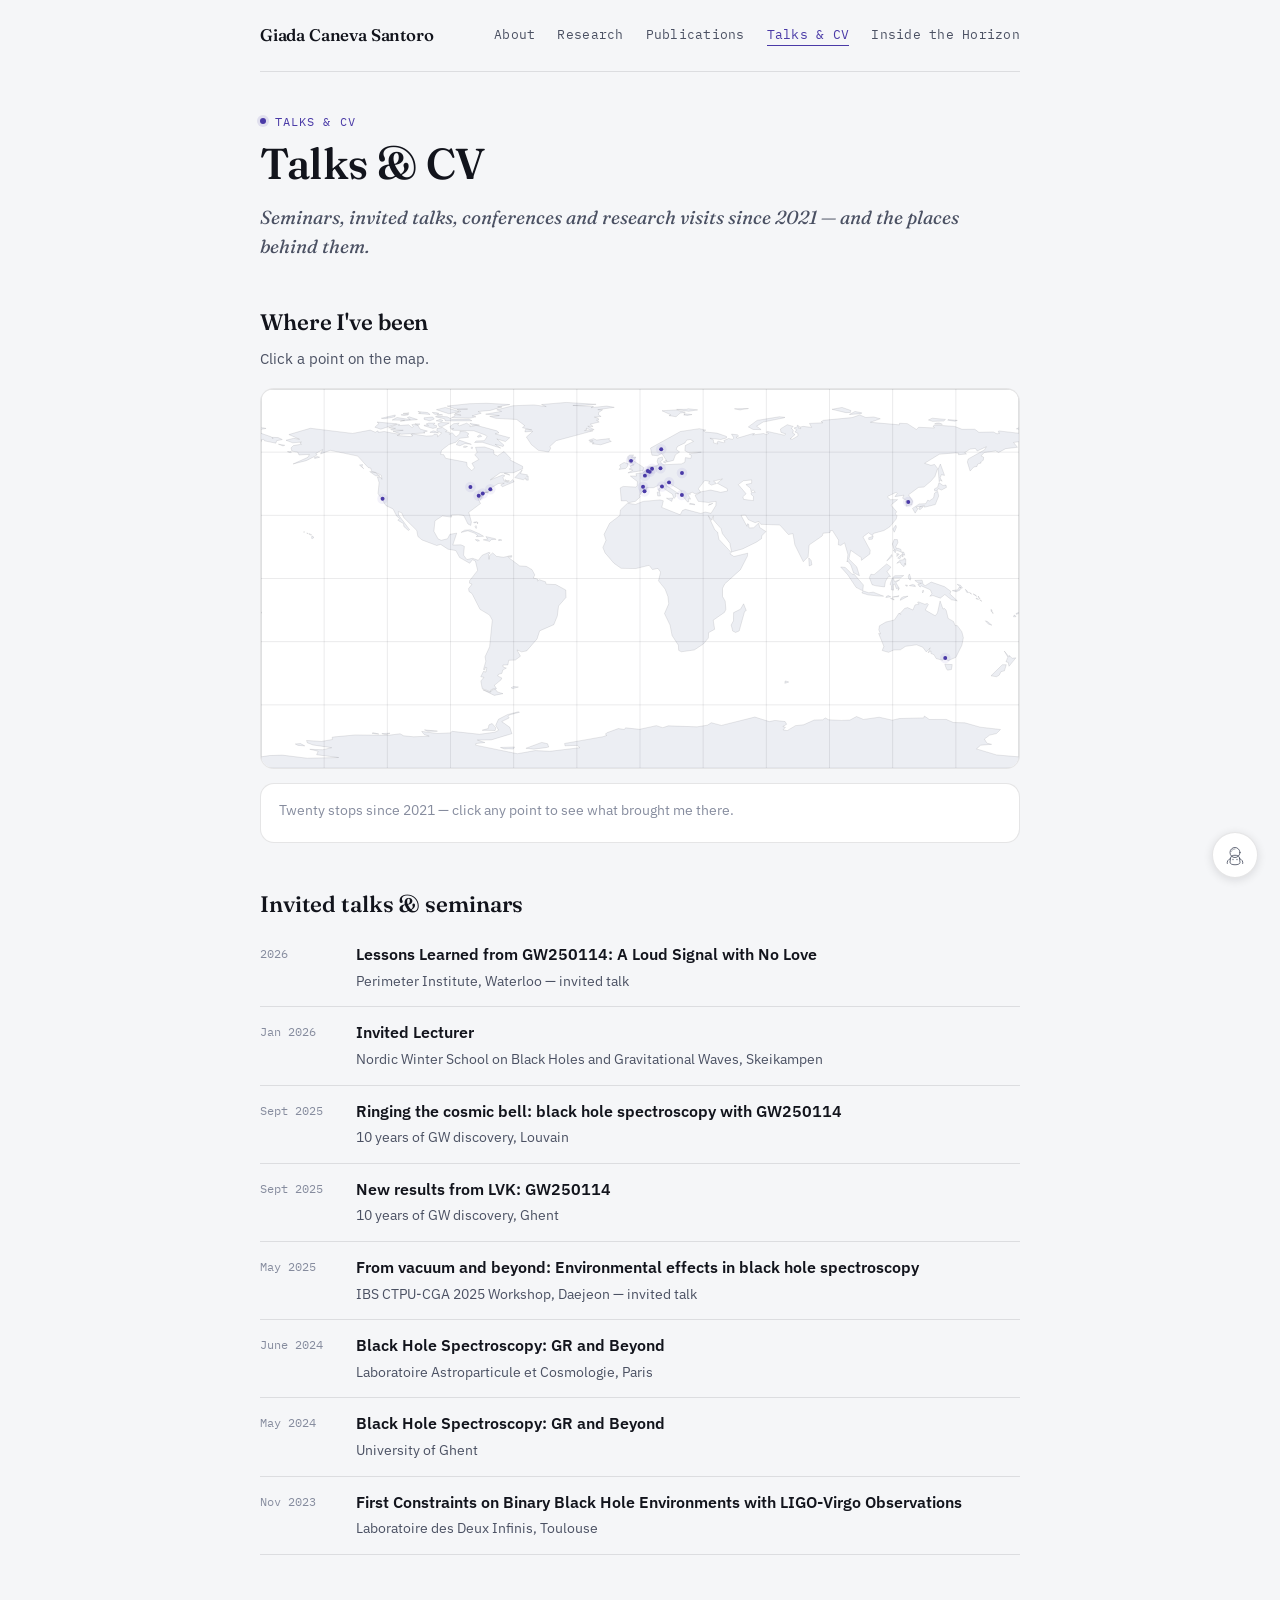
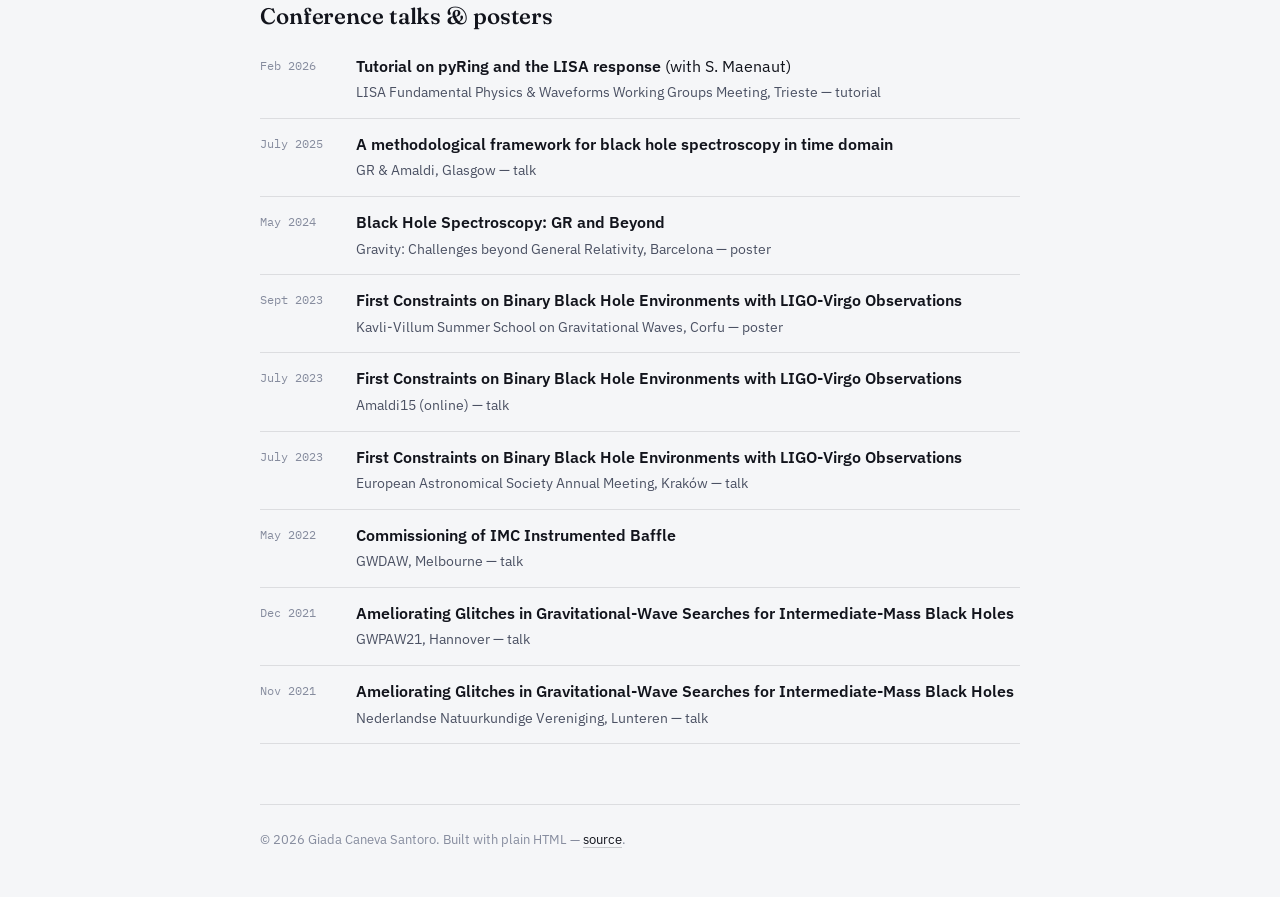
<file: talks.html>
<!doctype html>
<html lang="en">
<head>
<meta charset="utf-8">
<meta name="viewport" content="width=device-width, initial-scale=1">
<title>Talks &amp; CV — Giada Caneva Santoro</title>
<meta name="description" content="Talks, seminars, conferences and research visits; CV highlights.">
<link rel="stylesheet" href="https://fonts.googleapis.com/css2?family=Fraunces:ital,opsz,wght@0,9..144,380;0,9..144,560;1,9..144,420;1,9..144,500&family=IBM+Plex+Sans:wght@400;500;600&family=IBM+Plex+Mono:wght@400;500&display=swap">
<link rel="stylesheet" href="assets/style.css?v=20261016">
</head>
<body>
<div class="wrap">

  <nav class="site-nav">
    <a class="wordmark" href="index.html">Giada Caneva Santoro</a>
    <ul>
      <li><a href="about.html">About</a></li>
      <li><a href="research.html">Research</a></li>
      <li><a href="publications.html">Publications</a></li>
      <li><a href="talks.html" aria-current="page">Talks &amp; CV</a></li>
      <li><a href="inside.html">Inside the Horizon</a></li>
    </ul>
  </nav>

  <p class="eyebrow">Talks &amp; CV</p>
  <h1>Talks &amp; CV</h1>
  <p class="lede">Seminars, invited talks, conferences and research visits since 2021 &mdash; and the places behind them.</p>

  <h2>Where I've been</h2>
  <p class="section-sub">Click a point on the map.</p>

  <div class="map-wrap">
    <svg class="map-svg" viewBox="0 0 1000 500" role="img" aria-label="World map of talks, seminars and research visits" id="travel-map">
      <rect class="map-frame" x="0.5" y="0.5" width="999" height="499" rx="12"/>
      <path class="map-land" d="M48.8,470.2L45.2,468.3L52.1,467.7L57.8,470.8L48.8,470.2ZM162.2,455.6L159.4,454.6L170.2,454.1L166.0,455.8L162.2,455.6ZM146.4,454.1L148.4,453.5L155.5,455.2L150.2,454.8L146.4,454.1ZM230.6,451.2L220.0,451.4L215.7,449.7L232.8,451.4L230.6,451.2ZM0.6,294.5L0.2,295.8L0.0,296.0L0.0,294.6L0.6,294.5ZM282.8,226.9L279.0,225.2L275.3,229.9L262.1,222.4L257.0,213.1L246.6,211.3L237.0,205.0L231.8,206.5L212.5,199.2L207.0,194.6L205.5,186.7L188.3,169.6L185.7,163.4L181.2,161.7L181.5,166.2L196.0,185.6L194.4,186.6L188.4,181.3L188.1,177.7L180.4,173.0L182.9,170.6L179.1,167.9L174.2,158.2L164.9,153.9L154.4,138.0L155.8,123.5L153.6,116.2L158.0,116.6L159.5,119.2L158.8,113.9L151.0,110.0L146.0,108.8L144.9,104.6L141.3,103.5L127.6,88.5L91.3,80.9L78.6,85.7L81.6,79.8L72.2,85.1L74.2,86.5L71.6,88.5L59.9,94.5L42.3,98.9L61.9,90.1L63.8,86.3L50.1,87.0L48.6,83.4L40.7,81.9L39.6,77.6L42.9,74.6L53.4,72.9L51.3,71.1L53.4,70.0L41.8,71.0L33.0,67.6L43.1,65.1L50.9,66.3L36.8,60.1L65.1,51.8L120.8,58.6L144.1,54.2L150.7,57.0L154.4,55.1L154.8,57.2L162.6,56.1L183.6,60.0L179.7,61.4L197.6,62.8L200.6,61.4L197.7,60.2L199.5,59.3L218.2,62.1L226.5,61.7L228.7,59.5L233.0,60.4L233.0,63.1L238.2,58.1L232.0,55.3L232.2,52.2L239.2,50.7L245.8,55.0L243.3,56.4L248.5,57.0L248.5,59.8L252.2,57.6L257.4,63.3L262.3,58.9L262.4,55.9L270.5,56.5L274.4,59.3L272.3,60.7L273.9,63.6L261.8,65.1L257.4,70.1L248.0,73.3L238.2,80.8L237.0,86.3L241.1,86.7L243.6,91.4L271.5,96.8L271.9,102.0L278.0,107.8L281.7,104.0L278.3,98.1L287.4,93.0L281.9,86.7L285.2,83.7L283.0,76.9L294.9,76.5L306.7,80.4L307.5,86.2L312.1,88.3L320.6,82.4L329.5,91.8L328.3,93.5L345.1,102.0L345.3,105.1L333.2,110.4L315.6,110.5L302.5,119.9L319.3,113.2L321.7,114.6L319.1,116.5L320.9,121.6L324.5,122.9L329.1,122.5L331.9,119.4L333.9,122.4L318.4,129.0L316.2,126.5L321.0,124.2L313.5,124.6L303.8,130.3L305.7,134.3L295.2,136.3L300.2,136.3L294.6,136.8L291.9,141.8L290.2,140.3L291.5,143.3L289.1,146.6L287.9,141.3L288.0,144.2L286.1,143.8L289.6,151.2L274.1,162.7L277.6,175.3L276.7,180.0L273.0,178.1L267.5,166.8L260.0,165.6L251.1,166.2L251.6,169.0L239.3,167.5L229.5,173.9L228.1,187.7L233.6,197.7L237.7,199.6L246.1,197.6L249.2,191.7L258.2,190.2L253.0,205.9L263.9,205.6L268.3,207.6L267.2,219.2L271.6,225.0L279.0,223.3L286.6,226.0L291.9,219.2L300.7,215.5L302.4,216.4L300.1,218.3L300.8,224.8L301.7,219.5L305.7,216.2L310.6,220.7L319.7,222.0L328.1,220.2L325.7,221.1L326.7,222.4L341.3,233.4L350.1,234.0L357.5,238.3L361.2,245.2L359.2,249.4L364.9,250.7L365.0,253.4L367.2,251.6L375.3,254.3L376.2,257.5L388.9,258.0L402.1,265.2L402.4,275.0L392.6,286.3L390.9,299.6L386.3,310.9L367.6,319.1L364.2,329.7L350.5,345.5L343.8,346.8L337.7,344.2L342.3,352.5L335.5,357.6L326.8,357.9L325.7,364.0L319.1,364.1L319.5,366.8L323.7,368.2L318.9,370.8L317.9,375.1L313.1,376.5L312.3,378.6L317.7,381.2L316.7,383.7L307.9,390.9L310.7,395.4L307.1,395.3L303.2,396.9L302.8,399.5L291.8,395.2L290.0,385.2L294.1,380.4L289.9,379.6L293.5,372.5L296.6,373.5L298.0,367.7L296.1,367.0L295.3,370.5L293.5,370.1L296.6,359.1L295.6,353.2L301.6,340.1L305.1,304.9L301.5,298.2L288.9,290.7L278.4,270.0L274.3,267.0L273.9,263.2L278.4,257.4L275.1,256.2L275.2,252.9L285.8,239.3L282.8,226.9ZM66.8,197.1L67.1,193.7L70.0,195.8L67.5,197.5L66.8,197.1ZM66.7,192.3L65.5,192.9L64.7,191.9L65.0,191.6L66.7,192.3ZM64.6,191.2L64.5,191.5L63.0,191.4L63.2,191.1L64.6,191.2ZM61.3,189.9L62.1,190.8L61.9,190.9L60.3,190.1L61.3,189.9ZM56.1,188.7L57.3,188.3L57.4,188.9L57.0,189.2L56.1,188.7ZM143.4,109.0L150.7,110.3L156.9,115.2L151.0,114.4L143.4,109.0ZM129.9,100.4L134.0,99.7L133.2,102.8L135.6,105.1L129.9,100.4ZM74.4,89.0L77.4,90.0L70.8,91.7L70.4,90.4L74.4,89.0ZM40.1,83.6L38.4,84.0L34.8,82.7L39.8,82.5L40.1,83.6ZM279.1,76.8L278.7,78.8L276.8,77.7L278.0,76.7L279.1,76.8ZM272.5,75.8L269.3,77.3L266.7,76.5L268.7,75.2L272.5,75.8ZM25.9,74.0L23.0,72.8L31.4,74.2L29.1,75.1L25.9,74.0ZM269.1,71.9L262.4,74.9L257.7,73.5L261.4,67.4L277.5,73.0L269.1,71.9ZM19.6,71.5L4.6,68.4L3.6,66.4L0.3,67.0L0.0,69.5L0.0,58.4L14.1,63.3L15.7,65.7L15.1,63.7L22.6,64.1L28.1,66.7L20.7,68.2L19.6,71.5ZM230.1,55.9L234.3,58.0L222.8,57.2L227.2,55.2L230.1,55.9ZM216.4,58.0L185.2,59.6L174.1,55.7L187.7,54.5L172.5,54.1L171.0,53.0L177.5,51.9L168.3,51.2L180.0,46.3L182.9,46.9L181.5,48.2L194.7,47.3L199.5,51.0L200.9,49.8L198.9,47.0L201.3,46.6L207.2,48.1L209.8,52.8L219.5,55.5L214.6,56.9L216.4,58.0ZM0.0,51.3L2.7,51.2L6.7,52.0L0.0,53.2L0.0,51.3ZM226.8,52.0L215.3,48.6L215.3,47.7L221.0,48.0L217.9,46.2L221.2,44.9L229.5,45.1L227.6,47.2L231.8,48.4L231.3,50.9L226.8,52.0ZM158.1,53.1L150.2,50.4L155.7,45.3L153.0,43.6L179.1,45.9L158.1,53.1ZM233.3,46.0L237.5,44.1L248.6,44.8L238.1,49.9L235.0,49.8L233.3,46.0ZM207.3,47.9L202.9,45.9L209.7,46.1L207.3,47.9ZM238.5,42.8L234.4,42.6L231.1,41.9L236.5,39.9L240.0,41.7L238.5,42.8ZM183.7,42.4L189.5,41.2L173.0,41.0L179.4,37.6L197.0,40.4L193.1,37.7L195.6,36.7L206.4,40.3L183.7,42.4ZM231.3,35.7L245.5,36.7L252.3,40.0L274.6,39.7L278.2,41.9L243.3,42.1L242.0,39.2L230.2,36.8L231.3,35.7ZM215.1,38.0L226.4,36.9L228.6,39.6L222.8,42.0L215.3,40.1L215.1,38.0ZM172.1,37.6L162.5,39.2L158.7,38.6L177.2,34.3L176.8,36.5L172.1,37.6ZM232.1,33.8L237.7,33.8L239.7,34.3L232.9,34.6L232.1,33.8ZM188.7,35.0L184.6,34.1L194.8,33.3L193.9,34.2L188.7,35.0ZM231.2,31.2L234.6,32.2L229.7,33.7L226.0,30.9L231.2,31.2ZM210.5,31.5L207.0,29.7L219.9,31.1L223.1,33.6L207.8,32.3L210.5,31.5ZM192.0,32.2L187.4,32.2L195.4,31.7L192.0,32.2ZM258.3,28.7L261.6,29.6L247.8,32.7L231.4,27.3L243.3,24.3L258.3,28.7ZM327.1,474.6L320.9,474.8L315.9,472.9L334.5,472.3L332.9,475.0L327.1,474.6ZM375.3,473.2L359.8,475.1L349.5,474.0L370.4,466.2L378.0,468.0L379.6,472.3L375.3,473.2ZM304.9,441.3L309.9,447.1L308.9,450.5L291.8,450.2L299.8,447.8L300.7,443.1L304.9,441.3ZM292.6,396.8L302.5,400.2L304.8,397.0L309.3,396.2L311.8,399.6L319.3,401.9L307.7,404.2L292.6,396.8ZM331.4,395.3L330.0,394.0L333.3,392.4L339.6,393.2L331.4,395.3ZM475.0,236.6L465.5,229.8L453.9,216.2L451.0,209.1L455.1,199.7L452.6,191.7L459.9,177.1L473.4,166.9L474.2,159.5L483.5,150.7L494.0,152.3L504.1,148.3L526.4,146.3L530.8,147.5L528.7,156.2L553.0,165.9L555.9,160.4L559.8,158.8L580.3,164.2L586.0,162.3L593.8,164.0L600.0,153.8L600.4,148.2L590.3,149.7L576.8,148.2L572.7,140.4L581.2,135.5L593.1,133.3L606.5,136.3L615.4,134.6L615.1,131.5L601.9,124.3L608.7,118.7L597.1,121.5L600.9,124.7L594.1,126.8L590.2,124.1L592.5,122.0L585.4,120.6L576.9,131.7L580.0,136.0L573.2,138.5L569.2,136.3L565.9,137.0L566.4,139.0L562.9,138.2L566.8,145.4L564.2,144.7L564.3,148.8L562.5,148.9L553.9,138.2L554.3,134.1L536.5,123.0L534.2,123.9L535.0,127.5L551.3,138.4L546.9,137.7L547.4,141.9L544.7,144.5L542.8,138.8L524.7,126.8L518.1,130.2L508.6,130.3L508.4,133.6L502.3,136.1L499.2,140.8L500.3,142.4L494.0,148.1L485.1,150.1L481.9,147.4L475.3,147.6L473.9,130.5L477.8,128.5L494.7,129.4L496.2,127.7L496.7,122.2L487.2,114.8L495.5,114.9L494.6,111.7L503.7,110.8L513.1,102.5L522.6,101.3L524.4,99.9L522.6,95.8L523.7,91.4L529.4,89.6L530.3,93.2L526.8,95.9L530.4,100.0L554.6,98.8L559.1,96.7L559.9,90.5L567.0,91.6L567.9,87.8L564.8,85.6L580.9,83.3L563.5,83.8L559.2,81.3L559.8,74.5L570.6,69.1L566.4,66.6L561.6,67.4L559.4,71.1L549.6,75.7L547.6,79.6L552.2,83.1L546.7,86.9L544.1,94.2L536.0,96.2L528.8,84.8L523.3,88.0L515.7,87.3L513.9,77.9L553.3,56.1L578.2,52.3L586.9,54.3L583.3,55.0L586.4,56.8L601.4,58.2L614.1,62.6L614.2,64.5L606.6,66.7L592.2,64.9L596.7,66.9L597.1,71.1L602.8,72.6L601.5,70.1L603.3,69.0L610.0,70.8L612.3,70.1L610.5,68.1L616.9,65.3L622.1,66.5L623.7,64.6L620.7,59.5L628.5,60.4L630.1,62.0L626.6,63.9L628.7,64.8L649.2,58.7L651.3,58.9L648.6,60.6L663.3,58.7L666.5,60.3L669.7,58.5L666.8,56.9L668.2,56.0L690.3,60.9L692.2,59.4L685.9,57.1L685.3,52.7L694.3,47.1L702.2,49.4L699.6,51.6L702.2,54.5L701.6,58.3L704.6,60.0L698.0,65.8L701.2,66.2L708.5,61.8L708.2,58.4L704.4,56.6L706.7,53.8L703.1,51.5L708.0,49.7L707.4,47.7L710.2,49.2L709.1,51.8L712.1,52.4L710.8,50.3L715.5,49.3L726.4,50.7L723.6,45.4L741.2,44.6L738.9,43.2L742.1,41.3L779.9,37.7L789.9,34.2L797.9,37.6L808.5,36.9L817.0,39.3L803.9,43.9L842.2,47.3L842.4,45.2L852.7,45.7L864.7,53.4L867.4,50.5L888.5,51.4L886.5,48.8L890.2,47.6L915.3,49.4L924.9,53.2L941.7,53.1L947.1,57.1L966.2,56.7L971.0,59.2L974.5,58.3L972.2,56.5L973.5,55.3L1000.0,58.4L1000.0,69.5L992.8,70.5L997.9,76.9L982.4,78.7L973.1,83.7L969.2,81.7L954.3,83.7L950.0,88.2L953.3,90.0L952.9,94.0L949.2,96.4L950.3,97.6L945.5,99.0L944.5,102.2L940.4,102.9L935.5,108.3L931.8,96.2L933.1,92.3L954.6,80.2L956.9,76.2L944.8,81.8L942.5,78.4L935.3,79.3L928.4,84.0L930.7,85.7L920.2,86.7L920.4,84.7L916.1,84.3L895.0,86.0L875.4,98.0L883.8,100.7L888.6,99.5L892.7,104.9L889.1,115.4L883.9,121.4L874.6,129.4L867.4,129.8L854.3,139.6L859.6,147.8L858.6,152.5L851.3,154.5L850.3,148.0L852.4,147.5L846.4,144.1L848.1,140.1L836.3,142.0L839.4,137.7L837.9,136.3L827.9,141.1L826.5,142.4L830.3,146.0L839.9,146.0L831.0,153.0L838.6,162.0L836.8,164.8L839.1,167.1L838.0,171.6L829.6,181.8L821.9,186.7L807.7,190.6L806.8,193.5L801.5,189.7L794.1,195.1L803.7,212.7L803.3,217.6L792.1,226.1L791.9,222.4L778.0,212.8L775.6,224.3L786.0,234.7L789.5,246.4L781.6,242.3L778.0,232.0L773.6,226.7L773.2,228.3L774.3,218.2L769.9,203.0L764.9,206.3L761.6,205.5L762.0,199.4L753.9,186.8L751.4,186.7L750.8,189.3L741.6,190.3L740.3,194.0L723.1,205.8L721.8,221.2L715.4,227.9L704.3,205.6L701.8,190.7L695.8,192.0L684.4,179.4L659.4,178.5L656.9,174.6L652.0,176.4L643.1,172.6L639.2,166.3L633.3,166.7L641.1,181.2L641.7,177.8L643.3,178.3L643.9,183.3L650.0,183.0L656.6,176.7L657.9,182.7L666.1,188.0L660.6,193.8L660.3,197.4L653.5,202.1L635.2,211.1L620.8,214.9L618.5,203.4L608.7,190.9L606.9,184.2L596.2,172.1L597.1,168.5L597.0,168.1L596.7,167.3L594.2,173.2L590.1,167.1L598.7,185.8L602.4,188.9L604.1,198.3L620.3,215.6L618.7,217.4L623.9,221.0L642.0,216.6L641.8,220.4L632.6,238.3L611.8,257.1L608.9,263.0L608.9,273.6L612.4,279.9L613.3,290.8L611.4,294.7L596.6,305.0L598.5,317.0L590.5,321.5L590.2,328.6L583.5,336.5L571.6,344.3L554.5,346.7L551.0,344.8L550.6,337.9L542.3,325.3L539.6,311.4L532.3,296.3L537.9,283.4L536.8,273.8L533.1,264.0L524.4,253.1L527.2,241.5L523.6,236.7L516.4,238.2L512.0,232.6L494.5,236.9L475.0,236.6ZM640.0,138.2L635.7,142.2L636.7,145.6L649.5,147.3L649.7,141.8L646.4,138.8L647.0,136.5L652.0,136.2L649.2,133.0L646.7,135.7L645.8,131.1L639.7,126.1L647.3,124.3L647.3,119.9L636.4,121.1L629.7,126.1L640.0,138.2ZM330.8,219.8L330.7,221.9L327.9,222.0L328.7,220.1L330.8,219.8ZM282.7,198.7L286.4,198.9L288.3,200.3L285.5,200.8L282.7,198.7ZM315.9,198.6L317.8,199.4L313.4,200.1L313.6,198.6L315.9,198.6ZM307.6,197.2L310.2,198.3L303.7,198.8L301.7,201.1L293.2,199.0L299.1,198.1L296.7,194.7L307.6,197.2ZM288.3,191.1L293.6,194.3L284.0,194.8L285.9,193.3L281.3,190.0L272.8,187.1L264.0,189.2L268.7,186.2L276.1,185.8L288.3,191.1ZM283.6,180.1L284.6,182.4L283.9,184.1L282.2,181.7L283.6,180.1ZM285.6,178.1L285.2,176.3L283.9,174.9L286.1,176.1L285.6,178.1ZM283.8,176.2L280.8,176.6L280.6,175.6L283.8,175.4L283.8,176.2ZM322.2,119.3L323.2,120.7L327.7,121.0L325.3,122.3L321.8,121.1L322.2,119.3ZM350.6,115.2L352.5,114.8L352.6,120.4L349.5,120.0L349.3,117.4L346.1,119.8L334.9,116.9L344.8,106.6L342.2,111.6L351.5,113.2L350.6,115.2ZM325.4,111.9L328.3,113.6L320.8,111.5L321.7,111.2L325.4,111.9ZM479.0,96.9L484.3,98.5L483.2,102.4L481.1,104.8L472.3,106.1L474.5,103.2L473.1,100.3L479.0,96.9ZM439.5,71.1L433.5,69.7L438.3,68.4L432.4,67.7L438.5,65.5L442.8,67.4L459.7,65.4L459.1,67.2L462.2,69.1L448.2,73.6L436.8,72.3L439.5,71.1ZM291.1,62.7L286.1,63.6L285.5,62.3L289.2,60.3L291.1,62.7ZM311.3,55.2L314.0,57.8L308.9,59.1L328.2,64.3L322.4,69.4L311.1,65.9L320.4,73.9L319.4,75.9L308.9,72.9L316.2,78.0L292.1,70.3L281.8,70.6L283.6,68.6L294.6,68.2L298.2,63.1L296.4,60.9L280.7,55.1L253.7,54.4L251.4,53.4L254.3,52.2L250.3,52.2L249.4,49.3L254.4,45.7L261.6,45.0L259.5,46.8L261.7,48.5L271.3,45.1L276.1,48.0L275.7,49.8L283.8,47.9L311.3,55.2ZM426.3,21.4L411.4,21.7L438.7,23.0L435.6,24.6L456.2,22.5L466.1,24.2L444.3,27.3L450.7,27.4L445.3,31.2L445.4,34.3L448.7,36.2L439.8,37.1L444.9,38.6L445.6,41.0L442.6,41.2L446.2,43.6L434.5,46.4L438.1,49.5L431.1,49.1L439.6,53.7L434.6,54.2L429.0,51.6L430.0,53.5L426.8,54.9L437.9,55.2L389.4,68.2L381.1,75.9L382.2,78.1L379.5,83.1L365.9,80.9L356.6,73.3L350.1,63.4L358.7,55.8L348.1,56.6L349.0,53.3L357.2,54.0L344.9,51.0L348.0,48.4L337.3,40.2L309.7,38.7L301.7,36.1L314.5,35.1L296.4,33.2L317.5,29.5L311.0,27.5L332.5,22.1L360.0,21.0L376.3,23.2L370.1,20.5L402.5,17.7L442.1,20.2L426.3,21.4ZM282.2,47.6L278.4,47.8L275.5,45.3L288.2,47.7L282.2,47.6ZM274.7,19.4L297.7,18.8L328.2,20.5L312.1,23.6L318.1,23.6L302.3,28.3L286.4,29.7L290.6,31.9L278.4,35.5L283.6,36.7L276.2,38.4L251.4,37.6L256.2,35.6L254.8,33.6L264.0,34.6L255.7,32.3L263.6,29.6L258.5,27.1L272.6,26.5L256.7,26.3L245.6,22.5L274.7,19.4ZM11.3,483.6L27.9,483.0L60.9,487.1L102.5,486.2L73.4,482.5L75.4,477.9L64.3,475.3L81.5,475.9L93.3,473.2L68.5,469.6L61.0,466.7L60.1,463.6L79.6,465.0L94.2,462.4L93.9,459.4L97.5,458.9L124.4,456.4L167.5,456.9L183.5,454.8L188.1,457.5L201.2,458.8L221.9,458.0L215.2,455.9L212.0,451.7L232.4,454.5L249.8,453.7L252.1,451.6L288.3,455.5L308.5,452.8L313.5,450.1L309.6,443.7L313.2,435.8L325.0,429.6L339.4,425.8L341.0,426.5L327.7,430.0L326.0,431.9L327.4,433.9L317.6,438.8L328.3,446.4L331.0,454.7L303.9,462.9L285.4,463.1L295.4,466.4L283.5,467.7L283.3,469.9L338.3,481.2L361.8,477.0L381.1,478.0L420.7,473.2L417.5,470.2L401.0,470.7L400.6,467.6L451.3,458.7L456.4,456.9L454.3,455.2L457.1,453.2L471.4,448.0L479.4,449.2L480.9,447.0L499.4,449.0L521.5,444.1L530.0,446.8L537.3,444.4L575.3,445.7L588.9,443.5L594.1,440.3L607.4,443.8L651.5,432.8L670.6,438.8L677.9,437.2L691.4,438.7L693.5,442.3L688.4,445.3L691.9,446.3L688.7,449.6L694.1,450.7L705.2,444.1L715.7,443.0L729.9,436.7L741.0,436.5L744.4,433.9L749.1,436.5L766.1,437.2L777.0,436.8L785.6,432.1L794.9,435.9L815.6,433.0L832.9,436.9L842.3,434.7L874.3,433.9L875.2,431.4L881.8,436.0L904.1,435.9L913.4,440.0L928.6,440.4L948.8,446.1L975.6,449.2L970.2,454.6L961.4,456.6L954.4,461.8L957.6,467.2L963.9,468.8L949.4,469.9L943.9,474.8L970.6,482.8L1000.0,485.3L1000.0,500.0L0.0,500.0L0.0,485.3L11.3,483.6ZM534.9,144.1L538.2,144.3L543.1,143.8L541.9,148.3L534.9,144.1ZM522.7,136.2L525.6,135.5L526.9,141.2L523.4,141.2L522.7,136.2ZM526.6,132.9L525.6,135.1L523.7,132.6L526.1,130.5L526.6,132.9ZM486.0,95.0L484.5,96.4L483.9,89.4L486.1,87.1L491.7,87.1L488.7,90.1L494.6,89.8L491.3,94.5L504.7,103.5L504.0,107.5L484.0,110.7L490.5,107.1L485.4,105.6L488.3,104.7L487.3,101.4L491.8,100.0L486.5,97.8L486.0,95.0ZM530.7,96.2L534.4,94.1L535.3,95.5L533.6,97.8L530.7,96.2ZM547.6,36.6L538.2,35.1L540.7,34.1L529.0,28.7L547.2,27.6L559.8,30.7L552.9,31.8L547.6,36.6ZM591.5,151.7L593.5,151.7L596.0,150.9L590.3,153.6L591.5,151.7ZM571.6,151.8L572.7,152.8L565.3,152.0L565.8,150.8L571.6,151.8ZM562.5,34.9L557.6,34.2L559.5,33.5L557.8,32.6L568.7,33.7L562.5,34.9ZM560.9,26.8L563.7,26.0L576.1,27.6L564.0,29.4L548.2,26.9L560.9,26.8ZM691.5,385.1L695.9,386.3L696.0,386.8L691.0,388.3L691.5,385.1ZM638.0,293.6L630.8,319.3L626.1,321.1L622.3,319.4L620.2,311.3L623.3,305.8L623.5,295.0L632.5,290.5L636.7,283.4L640.2,292.3L638.0,293.6ZM827.5,272.5L830.9,274.2L824.3,275.1L825.2,273.5L827.5,272.5ZM815.2,273.2L800.8,271.6L792.7,269.0L794.6,266.4L801.7,268.8L807.7,268.0L821.4,273.3L815.2,273.2ZM785.0,261.7L773.9,244.9L764.7,234.8L770.8,235.4L779.6,244.2L782.4,244.2L794.7,258.5L793.9,266.3L785.0,261.7ZM823.8,254.1L822.6,261.1L811.3,259.7L806.2,258.2L802.6,248.8L804.6,244.4L808.8,244.9L825.4,230.8L831.1,235.0L825.9,241.0L830.5,247.5L827.3,247.8L823.8,254.1ZM725.8,226.2L726.8,232.0L723.2,233.4L722.6,222.7L725.8,226.2ZM806.5,198.1L801.8,198.6L801.7,196.2L807.7,194.2L806.5,198.1ZM689.4,38.2L662.4,43.6L653.9,49.0L659.8,53.6L649.1,53.4L642.9,50.0L654.5,41.4L683.9,36.6L691.3,37.4L689.4,38.2ZM776.2,33.6L783.6,29.6L792.7,31.4L791.9,32.5L776.2,33.6ZM753.3,26.8L766.5,24.3L778.3,28.4L777.6,30.9L771.5,31.2L753.3,26.8ZM635.8,26.8L632.2,27.7L624.6,26.1L643.1,25.8L635.8,26.8ZM983.2,363.7L980.8,371.8L976.3,372.9L973.9,377.5L970.4,379.6L963.0,378.4L978.0,363.8L983.2,363.7ZM904.0,368.6L902.1,363.1L911.9,363.5L910.9,370.0L905.7,371.0L904.0,368.6ZM982.8,359.7L985.3,353.8L980.6,345.7L987.0,353.4L987.1,351.5L991.0,355.2L995.9,354.7L986.8,365.8L985.8,360.9L982.8,359.7ZM834.9,344.3L827.8,347.4L819.5,345.0L821.7,339.5L814.8,322.5L817.3,323.1L815.0,317.7L815.9,312.4L824.2,307.5L835.7,304.7L841.7,295.6L844.1,297.4L843.1,296.1L849.1,289.5L853.0,288.4L860.1,291.6L862.8,284.8L868.3,283.7L866.2,281.3L867.7,280.9L875.8,284.0L879.1,282.9L880.4,284.3L876.4,291.7L889.5,299.2L892.4,295.5L895.9,279.6L899.8,290.4L901.6,289.4L903.8,291.6L906.6,302.7L913.5,306.6L915.8,312.1L918.7,312.2L924.6,320.2L926.6,328.1L924.7,337.9L916.7,354.0L906.4,358.4L902.9,355.3L898.9,357.8L890.7,355.6L887.7,350.4L883.7,348.9L883.9,345.5L880.1,347.9L882.8,341.4L877.7,346.9L873.0,340.6L864.8,337.5L850.4,339.5L843.5,344.1L834.9,344.3ZM955.6,305.8L958.4,306.8L964.2,311.6L959.7,310.2L955.6,305.8ZM994.8,298.6L996.0,300.4L992.7,300.5L993.5,298.3L994.8,298.6ZM1000.0,296.0L996.5,297.3L996.1,296.2L1000.0,294.6L1000.0,296.0ZM964.5,294.1L966.2,295.7L965.3,296.1L964.5,294.1ZM962.9,290.6L964.2,291.5L964.6,293.7L963.3,293.5L962.9,290.6ZM949.8,279.0L951.1,280.1L948.1,278.3L949.8,279.0ZM834.5,276.8L835.3,278.4L830.5,276.5L833.1,276.0L834.5,276.8ZM847.5,274.0L853.7,273.3L843.3,278.8L844.4,275.8L847.5,274.0ZM945.7,277.5L943.4,276.8L943.6,275.7L946.8,277.4L945.7,277.5ZM946.6,274.8L946.1,273.1L948.7,277.2L946.6,274.8ZM837.1,273.7L838.9,273.5L841.4,272.5L841.0,274.0L833.1,274.5L837.1,273.7ZM943.4,272.3L944.2,273.7L939.5,270.6L939.9,270.3L943.4,272.3ZM937.1,270.6L934.7,268.8L934.8,268.3L937.6,270.4L937.1,270.6ZM908.9,270.5L918.6,279.4L910.9,278.1L902.1,271.2L896.2,275.9L886.5,272.5L882.3,273.4L885.2,270.3L883.1,265.0L871.3,259.8L869.4,261.4L866.6,257.8L871.4,256.2L867.3,256.1L862.6,252.6L872.2,252.2L873.4,257.7L876.3,259.4L884.2,254.7L901.6,260.7L910.1,266.9L908.9,270.5ZM873.6,265.1L874.2,267.3L872.8,269.2L872.5,267.1L873.6,265.1ZM929.2,264.3L933.4,268.2L933.0,268.9L931.0,268.2L929.2,264.3ZM916.2,265.3L918.9,265.2L920.9,261.6L923.2,262.0L922.2,265.2L917.3,267.5L912.0,266.0L916.2,265.3ZM918.5,257.6L922.9,259.0L925.4,262.5L924.5,263.2L918.5,257.6ZM852.8,258.7L852.4,260.5L850.0,258.8L852.8,258.7ZM859.4,257.8L862.4,258.6L863.4,260.7L855.3,259.4L859.4,257.8ZM833.8,249.3L835.9,253.9L842.6,251.7L837.5,255.3L842.1,263.0L840.6,265.7L840.9,262.4L838.2,263.5L836.0,257.3L834.2,258.1L834.5,265.4L831.6,264.9L831.9,259.7L829.9,257.8L832.8,249.6L835.8,246.4L847.9,246.1L843.6,249.3L833.8,249.3ZM854.7,250.7L853.9,247.2L855.4,244.0L857.3,249.3L856.6,252.2L854.7,250.7ZM844.3,230.9L843.4,228.2L838.7,230.0L843.0,225.9L848.5,225.0L848.4,222.9L850.6,224.2L850.5,232.6L849.5,229.7L848.3,234.5L844.3,230.9ZM829.2,224.1L825.5,226.8L832.0,218.4L832.5,220.7L829.2,224.1ZM842.5,224.1L839.9,223.0L844.7,218.8L844.4,221.4L842.5,224.1ZM839.0,218.3L838.6,217.0L842.0,217.8L838.9,221.0L839.0,218.3ZM845.3,218.1L846.9,218.3L845.2,215.1L847.9,215.2L849.4,219.3L847.3,218.6L846.7,221.8L845.3,218.1ZM837.6,213.7L836.8,216.1L834.2,212.6L836.6,212.7L837.6,213.7ZM840.8,210.2L844.3,211.7L844.7,215.2L835.1,211.5L833.0,204.5L835.3,198.6L839.6,198.7L840.3,202.5L837.5,208.0L838.1,210.2L840.8,210.2ZM838.3,182.2L836.6,186.7L835.4,189.0L833.6,184.6L837.5,179.7L838.3,182.2ZM869.5,159.2L867.7,158.4L869.2,155.4L874.0,155.1L869.5,159.2ZM875.3,156.0L875.2,153.9L863.9,155.9L866.7,157.9L863.0,163.8L859.5,157.5L868.4,151.6L876.9,151.3L879.8,146.4L881.6,147.7L887.3,143.8L888.6,137.3L892.7,135.1L894.1,141.2L889.6,152.4L875.3,156.0ZM888.4,131.8L892.7,129.5L894.4,123.5L899.8,127.3L903.7,126.7L904.3,129.8L897.7,133.3L893.4,131.4L891.9,134.5L888.8,134.5L888.4,131.8ZM896.5,120.2L894.7,122.3L893.3,105.7L896.3,99.0L901.8,114.0L897.7,113.0L896.0,117.1L898.6,121.8L896.5,120.2ZM1000.0,51.3L1000.0,53.2L996.5,52.5L1000.0,51.3ZM894.6,44.8L898.9,46.6L888.5,46.2L891.1,45.1L894.6,44.8ZM905.9,41.2L906.6,40.3L918.7,41.4L915.5,42.5L905.9,41.2ZM903.0,40.1L900.8,42.2L886.0,42.7L880.5,40.9L885.6,38.5L903.0,40.1Z" fill-rule="evenodd"/>
      <g class="map-graticule">
        <line x1="83.3" y1="0" x2="83.3" y2="500"/>
        <line x1="166.7" y1="0" x2="166.7" y2="500"/>
        <line x1="250" y1="0" x2="250" y2="500"/>
        <line x1="333.3" y1="0" x2="333.3" y2="500"/>
        <line x1="416.7" y1="0" x2="416.7" y2="500"/>
        <line x1="500" y1="0" x2="500" y2="500"/>
        <line x1="583.3" y1="0" x2="583.3" y2="500"/>
        <line x1="666.7" y1="0" x2="666.7" y2="500"/>
        <line x1="750" y1="0" x2="750" y2="500"/>
        <line x1="833.3" y1="0" x2="833.3" y2="500"/>
        <line x1="916.7" y1="0" x2="916.7" y2="500"/>
        <line x1="0" y1="83.3" x2="1000" y2="83.3"/>
        <line x1="0" y1="166.7" x2="1000" y2="166.7"/>
        <line x1="0" y1="250" x2="1000" y2="250"/>
        <line x1="0" y1="333.3" x2="1000" y2="333.3"/>
        <line x1="0" y1="416.7" x2="1000" y2="416.7"/>
      </g>

      <g class="map-pin" data-place="mit" tabindex="0" role="button" aria-label="Cambridge, USA">
        <circle class="pin-hit" cx="302.5" cy="132.3" r="12"/>
        <circle class="pin-glow" cx="302.5" cy="132.3" r="7"/>
        <circle class="pin-dot" cx="302.5" cy="132.3" r="2.6"/>
      </g>
      <g class="map-pin" data-place="princeton" tabindex="0" role="button" aria-label="Princeton, USA">
        <circle class="pin-hit" cx="292.6" cy="137.9" r="12"/>
        <circle class="pin-glow" cx="292.6" cy="137.9" r="7"/>
        <circle class="pin-dot" cx="292.6" cy="137.9" r="2.6"/>
      </g>
      <g class="map-pin" data-place="waterloo" tabindex="0" role="button" aria-label="Waterloo, Canada">
        <circle class="pin-hit" cx="276.3" cy="129.3" r="12"/>
        <circle class="pin-glow" cx="276.3" cy="129.3" r="7"/>
        <circle class="pin-dot" cx="276.3" cy="129.3" r="2.6"/>
      </g>
      <g class="map-pin" data-place="jhu" tabindex="0" role="button" aria-label="Baltimore, USA">
        <circle class="pin-hit" cx="287.2" cy="140.9" r="12"/>
        <circle class="pin-glow" cx="287.2" cy="140.9" r="7"/>
        <circle class="pin-dot" cx="287.2" cy="140.9" r="2.6"/>
      </g>
      <g class="map-pin" data-place="berkeley" tabindex="0" role="button" aria-label="Berkeley, USA">
        <circle class="pin-hit" cx="160.4" cy="144.8" r="12"/>
        <circle class="pin-glow" cx="160.4" cy="144.8" r="7"/>
        <circle class="pin-dot" cx="160.4" cy="144.8" r="2.6"/>
      </g>
      <g class="map-pin" data-place="paris" tabindex="0" role="button" aria-label="Paris, France">
        <circle class="pin-hit" cx="506.5" cy="114.3" r="12"/>
        <circle class="pin-glow" cx="506.5" cy="114.3" r="7"/>
        <circle class="pin-dot" cx="506.5" cy="114.3" r="2.6"/>
      </g>
      <g class="map-pin" data-place="ghent" tabindex="0" role="button" aria-label="Ghent, Belgium">
        <circle class="pin-hit" cx="510.3" cy="108.2" r="12"/>
        <circle class="pin-glow" cx="510.3" cy="108.2" r="7"/>
        <circle class="pin-dot" cx="510.3" cy="108.2" r="2.6"/>
      </g>
      <g class="map-pin" data-place="louvain" tabindex="0" role="button" aria-label="Louvain-la-Neuve, Belgium">
        <circle class="pin-hit" cx="512.8" cy="109.3" r="12"/>
        <circle class="pin-glow" cx="512.8" cy="109.3" r="7"/>
        <circle class="pin-dot" cx="512.8" cy="109.3" r="2.6"/>
      </g>
      <g class="map-pin" data-place="toulouse" tabindex="0" role="button" aria-label="Toulouse, France">
        <circle class="pin-hit" cx="504.0" cy="128.9" r="12"/>
        <circle class="pin-glow" cx="504.0" cy="128.9" r="7"/>
        <circle class="pin-dot" cx="504.0" cy="128.9" r="2.6"/>
      </g>
      <g class="map-pin" data-place="barcelona" tabindex="0" role="button" aria-label="Barcelona, Spain">
        <circle class="pin-hit" cx="506.0" cy="135.0" r="12"/>
        <circle class="pin-glow" cx="506.0" cy="135.0" r="7"/>
        <circle class="pin-dot" cx="506.0" cy="135.0" r="2.6"/>
      </g>
      <g class="map-pin" data-place="pisa" tabindex="0" role="button" aria-label="Pisa &amp; Cascina, Italy">
        <circle class="pin-hit" cx="529.0" cy="128.7" r="12"/>
        <circle class="pin-glow" cx="529.0" cy="128.7" r="7"/>
        <circle class="pin-dot" cx="529.0" cy="128.7" r="2.6"/>
      </g>
      <g class="map-pin" data-place="trieste" tabindex="0" role="button" aria-label="Trieste, Italy">
        <circle class="pin-hit" cx="538.3" cy="123.2" r="12"/>
        <circle class="pin-glow" cx="538.3" cy="123.2" r="7"/>
        <circle class="pin-dot" cx="538.3" cy="123.2" r="2.6"/>
      </g>
      <g class="map-pin" data-place="glasgow" tabindex="0" role="button" aria-label="Glasgow, UK">
        <circle class="pin-hit" cx="488.2" cy="94.8" r="12"/>
        <circle class="pin-glow" cx="488.2" cy="94.8" r="7"/>
        <circle class="pin-dot" cx="488.2" cy="94.8" r="2.6"/>
      </g>
      <g class="map-pin" data-place="hannover" tabindex="0" role="button" aria-label="Hannover, Germany">
        <circle class="pin-hit" cx="527.0" cy="104.5" r="12"/>
        <circle class="pin-glow" cx="527.0" cy="104.5" r="7"/>
        <circle class="pin-dot" cx="527.0" cy="104.5" r="2.6"/>
      </g>
      <g class="map-pin" data-place="lunteren" tabindex="0" role="button" aria-label="Lunteren, Netherlands">
        <circle class="pin-hit" cx="515.9" cy="105.3" r="12"/>
        <circle class="pin-glow" cx="515.9" cy="105.3" r="7"/>
        <circle class="pin-dot" cx="515.9" cy="105.3" r="2.6"/>
      </g>
      <g class="map-pin" data-place="skeikampen" tabindex="0" role="button" aria-label="Skeikampen, Norway">
        <circle class="pin-hit" cx="528.0" cy="79.6" r="12"/>
        <circle class="pin-glow" cx="528.0" cy="79.6" r="7"/>
        <circle class="pin-dot" cx="528.0" cy="79.6" r="2.6"/>
      </g>
      <g class="map-pin" data-place="krakow" tabindex="0" role="button" aria-label="Krak&oacute;w, Poland">
        <circle class="pin-hit" cx="555.4" cy="110.9" r="12"/>
        <circle class="pin-glow" cx="555.4" cy="110.9" r="7"/>
        <circle class="pin-dot" cx="555.4" cy="110.9" r="2.6"/>
      </g>
      <g class="map-pin" data-place="corfu" tabindex="0" role="button" aria-label="Corfu, Greece">
        <circle class="pin-hit" cx="555.3" cy="139.9" r="12"/>
        <circle class="pin-glow" cx="555.3" cy="139.9" r="7"/>
        <circle class="pin-dot" cx="555.3" cy="139.9" r="2.6"/>
      </g>
      <g class="map-pin" data-place="daejeon" tabindex="0" role="button" aria-label="Daejeon, South Korea">
        <circle class="pin-hit" cx="853.9" cy="149.0" r="12"/>
        <circle class="pin-glow" cx="853.9" cy="149.0" r="7"/>
        <circle class="pin-dot" cx="853.9" cy="149.0" r="2.6"/>
      </g>
      <g class="map-pin" data-place="melbourne" tabindex="0" role="button" aria-label="Melbourne, Australia">
        <circle class="pin-hit" cx="902.7" cy="355.0" r="12"/>
        <circle class="pin-glow" cx="902.7" cy="355.0" r="7"/>
        <circle class="pin-dot" cx="902.7" cy="355.0" r="2.6"/>
      </g>
    </svg>

    <div class="map-panel" id="map-panel">
      <p class="map-panel-empty">Twenty stops since 2021 &mdash; click any point to see what brought me there.</p>
    </div>
  </div>

  <h2>Invited talks &amp; seminars</h2>
  <div class="tl-item">
    <div class="tl-when">2026</div>
    <div class="tl-what"><b>Lessons Learned from GW250114: A Loud Signal with No Love</b><br><span class="tl-where">Perimeter Institute, Waterloo &mdash; invited talk</span></div>
  </div>
  <div class="tl-item">
    <div class="tl-when">Jan 2026</div>
    <div class="tl-what"><b>Invited Lecturer</b><br><span class="tl-where">Nordic Winter School on Black Holes and Gravitational Waves, Skeikampen</span></div>
  </div>
  <div class="tl-item">
    <div class="tl-when">Sept 2025</div>
    <div class="tl-what"><b>Ringing the cosmic bell: black hole spectroscopy with GW250114</b><br><span class="tl-where">10 years of GW discovery, Louvain</span></div>
  </div>
  <div class="tl-item">
    <div class="tl-when">Sept 2025</div>
    <div class="tl-what"><b>New results from LVK: GW250114</b><br><span class="tl-where">10 years of GW discovery, Ghent</span></div>
  </div>
  <div class="tl-item">
    <div class="tl-when">May 2025</div>
    <div class="tl-what"><b>From vacuum and beyond: Environmental effects in black hole spectroscopy</b><br><span class="tl-where">IBS CTPU-CGA 2025 Workshop, Daejeon &mdash; invited talk</span></div>
  </div>
  <div class="tl-item">
    <div class="tl-when">June 2024</div>
    <div class="tl-what"><b>Black Hole Spectroscopy: GR and Beyond</b><br><span class="tl-where">Laboratoire Astroparticule et Cosmologie, Paris</span></div>
  </div>
  <div class="tl-item">
    <div class="tl-when">May 2024</div>
    <div class="tl-what"><b>Black Hole Spectroscopy: GR and Beyond</b><br><span class="tl-where">University of Ghent</span></div>
  </div>
  <div class="tl-item">
    <div class="tl-when">Nov 2023</div>
    <div class="tl-what"><b>First Constraints on Binary Black Hole Environments with LIGO-Virgo Observations</b><br><span class="tl-where">Laboratoire des Deux Infinis, Toulouse</span></div>
  </div>

  <h2>Conference talks &amp; posters</h2>
  <div class="tl-item">
    <div class="tl-when">Feb 2026</div>
    <div class="tl-what"><b>Tutorial on pyRing and the LISA response</b> (with S. Maenaut)<br><span class="tl-where">LISA Fundamental Physics &amp; Waveforms Working Groups Meeting, Trieste &mdash; tutorial</span></div>
  </div>
  <div class="tl-item">
    <div class="tl-when">July 2025</div>
    <div class="tl-what"><b>A methodological framework for black hole spectroscopy in time domain</b><br><span class="tl-where">GR &amp; Amaldi, Glasgow &mdash; talk</span></div>
  </div>
  <div class="tl-item">
    <div class="tl-when">May 2024</div>
    <div class="tl-what"><b>Black Hole Spectroscopy: GR and Beyond</b><br><span class="tl-where">Gravity: Challenges beyond General Relativity, Barcelona &mdash; poster</span></div>
  </div>
  <div class="tl-item">
    <div class="tl-when">Sept 2023</div>
    <div class="tl-what"><b>First Constraints on Binary Black Hole Environments with LIGO-Virgo Observations</b><br><span class="tl-where">Kavli-Villum Summer School on Gravitational Waves, Corfu &mdash; poster</span></div>
  </div>
  <div class="tl-item">
    <div class="tl-when">July 2023</div>
    <div class="tl-what"><b>First Constraints on Binary Black Hole Environments with LIGO-Virgo Observations</b><br><span class="tl-where">Amaldi15 (online) &mdash; talk</span></div>
  </div>
  <div class="tl-item">
    <div class="tl-when">July 2023</div>
    <div class="tl-what"><b>First Constraints on Binary Black Hole Environments with LIGO-Virgo Observations</b><br><span class="tl-where">European Astronomical Society Annual Meeting, Krak&oacute;w &mdash; talk</span></div>
  </div>
  <div class="tl-item">
    <div class="tl-when">May 2022</div>
    <div class="tl-what"><b>Commissioning of IMC Instrumented Baffle</b><br><span class="tl-where">GWDAW, Melbourne &mdash; talk</span></div>
  </div>
  <div class="tl-item">
    <div class="tl-when">Dec 2021</div>
    <div class="tl-what"><b>Ameliorating Glitches in Gravitational-Wave Searches for Intermediate-Mass Black Holes</b><br><span class="tl-where">GWPAW21, Hannover &mdash; talk</span></div>
  </div>
  <div class="tl-item">
    <div class="tl-when">Nov 2021</div>
    <div class="tl-what"><b>Ameliorating Glitches in Gravitational-Wave Searches for Intermediate-Mass Black Holes</b><br><span class="tl-where">Nederlandse Natuurkundige Vereniging, Lunteren &mdash; talk</span></div>
  </div>

  <footer>
    <p>&copy; <span id="y"></span> Giada Caneva Santoro. Built with plain HTML — <a href="https://github.com/giadacanevasantoro/giadacanevasantoro.github.io" target="_blank" rel="noopener">source</a>.</p>
  </footer>
</div>
<script>
document.getElementById("y").textContent = new Date().getFullYear();

(function(){
  var places = {
    mit: { city: "Cambridge, USA", items: [
      { when: "May 2026", what: "Ringing the Cosmic Bells: Black Hole Spectroscopy with GWTC-4", where: "Massachusetts Institute of Technology — seminar" }
    ]},
    princeton: { city: "Princeton, USA", items: [
      { when: "May 2026", what: "Tests of General Relativity with Black Hole Ringdown", where: "Princeton University — seminar" }
    ]},
    waterloo: { city: "Waterloo, Canada", items: [
      { when: "2026", what: "Lessons Learned from GW250114: A Loud Signal with No Love", where: "Perimeter Institute — invited talk" }
    ]},
    jhu: { city: "Baltimore, USA", items: [
      { when: "Mar–Apr 2023", what: "Research visit to Emanuele Berti's group", where: "Johns Hopkins University — numerical-relativity-informed ringdown templates" },
      { when: "Apr–May 2023", what: "Research visit to Emanuele Berti's group", where: "Johns Hopkins University — nonlinear modes in black hole spectroscopy" }
    ]},
    berkeley: { city: "Berkeley, USA", items: [
      { when: "April 2024", what: "Research visit to Radek Stompor's group", where: "University of California, Berkeley" }
    ]},
    paris: { city: "Paris, France", items: [
      { when: "May 2024", what: "Research visit to Stas Babak's group", where: "Laboratoire Astroparticule et Cosmologie" },
      { when: "June 2024", what: "Black Hole Spectroscopy: GR and Beyond", where: "Laboratoire Astroparticule et Cosmologie — seminar" }
    ]},
    ghent: { city: "Ghent, Belgium", items: [
      { when: "May 2024", what: "Research visit to Archisman Ghosh's group", where: "University of Ghent" },
      { when: "May 2024", what: "Black Hole Spectroscopy: GR and Beyond", where: "University of Ghent — seminar" },
      { when: "Sept 2025", what: "New results from LVK: GW250114", where: "10 years of GW discovery — seminar" }
    ]},
    louvain: { city: "Louvain-la-Neuve, Belgium", items: [
      { when: "Sept 2025", what: "Ringing the cosmic bell: black hole spectroscopy with GW250114", where: "10 years of GW discovery — seminar" }
    ]},
    toulouse: { city: "Toulouse, France", items: [
      { when: "Nov 2023", what: "Research visit to Nicola Tamanini's group", where: "Laboratoire des Deux Infinis" },
      { when: "Nov 2023", what: "First Constraints on Binary Black Hole Environments with LIGO-Virgo Observations", where: "Laboratoire des Deux Infinis — seminar" }
    ]},
    barcelona: { city: "Barcelona, Spain", items: [
      { when: "May 2024", what: "Black Hole Spectroscopy: GR and Beyond", where: "Gravity: Challenges beyond General Relativity — poster" }
    ]},
    pisa: { city: "Pisa & Cascina, Italy", items: [
      { when: "March 2022", what: "Research visit to Walter Del Pozzo's group", where: "University of Pisa" },
      { when: "Oct–Dec 2021", what: "O4 detector commissioning", where: "European Gravitational Observatory, Cascina" }
    ]},
    trieste: { city: "Trieste, Italy", items: [
      { when: "Feb 2026", what: "Tutorial on pyRing and the LISA response (with S. Maenaut)", where: "LISA Fundamental Physics & Waveforms Working Groups Meeting — tutorial" }
    ]},
    glasgow: { city: "Glasgow, UK", items: [
      { when: "July 2025", what: "A methodological framework for black hole spectroscopy in time domain", where: "GR & Amaldi — talk" }
    ]},
    hannover: { city: "Hannover, Germany", items: [
      { when: "Dec 2021", what: "Ameliorating Glitches in Gravitational-Wave Searches for Intermediate-Mass Black Holes", where: "GWPAW21 — talk" }
    ]},
    lunteren: { city: "Lunteren, Netherlands", items: [
      { when: "Nov 2021", what: "Ameliorating Glitches in Gravitational-Wave Searches for Intermediate-Mass Black Holes", where: "Nederlandse Natuurkundige Vereniging — talk" }
    ]},
    skeikampen: { city: "Skeikampen, Norway", items: [
      { when: "Jan 2026", what: "Invited Lecturer", where: "Nordic Winter School on Black Holes and Gravitational Waves" }
    ]},
    krakow: { city: "Kraków, Poland", items: [
      { when: "July 2023", what: "First Constraints on Binary Black Hole Environments with LIGO-Virgo Observations", where: "European Astronomical Society Annual Meeting — talk" }
    ]},
    corfu: { city: "Corfu, Greece", items: [
      { when: "Sept 2023", what: "First Constraints on Binary Black Hole Environments with LIGO-Virgo Observations", where: "Kavli-Villum Summer School on Gravitational Waves — poster" }
    ]},
    daejeon: { city: "Daejeon, South Korea", items: [
      { when: "May 2025", what: "From vacuum and beyond: Environmental effects in black hole spectroscopy", where: "IBS CTPU-CGA 2025 Workshop — invited talk" }
    ]},
    melbourne: { city: "Melbourne, Australia", items: [
      { when: "May 2022", what: "Commissioning of IMC Instrumented Baffle", where: "GWDAW — talk" }
    ]}
  };

  var svg = document.getElementById("travel-map");
  var panel = document.getElementById("map-panel");
  if (!svg || !panel) return;
  var pins = svg.querySelectorAll(".map-pin");

  function render(id){
    var p = places[id];
    if (!p) return;
    var html = '<p class="map-panel-city">' + p.city + '</p>';
    p.items.forEach(function(it){
      html += '<div class="map-panel-item"><div class="mp-when">' + it.when + '</div>' +
              '<div class="mp-what">' + it.what + '</div>' +
              '<div class="mp-where">' + it.where + '</div></div>';
    });
    panel.innerHTML = html;
  }

  function activate(pin){
    pins.forEach(function(p){ p.classList.remove("is-active"); });
    pin.classList.add("is-active");
    render(pin.getAttribute("data-place"));
  }

  pins.forEach(function(pin){
    pin.addEventListener("click", function(){ activate(pin); });
    pin.addEventListener("keydown", function(e){
      if (e.key === "Enter" || e.key === " "){
        e.preventDefault();
        activate(pin);
      }
    });
  });
})();
</script>
<div class="astro-widget" id="astro-widget">
  <button type="button" class="astro-btn" id="astro-btn" aria-expanded="false" aria-label="Site visitors">
    <svg class="astro-icon" viewBox="0 0 48 48" fill="none" stroke="currentColor" stroke-width="1.7" stroke-linecap="round" stroke-linejoin="round" aria-hidden="true">
      <circle cx="24" cy="19" r="10"/>
      <path d="M16.5,17 C18,13.5 20.5,12 24,12" opacity=".55"/>
      <path d="M15,30 C15,26.5 19,24.5 24,24.5 C29,24.5 33,26.5 33,30 L34,39 C34,41.8 30,43.5 24,43.5 C18,43.5 14,41.8 14,39 Z"/>
      <path d="M15,31 C10,33 7.5,37 8.5,41"/>
      <path d="M33,31 C38,33 40.5,37 39.5,41"/>
      <circle cx="20" cy="33" r="1.3" fill="currentColor" stroke="none" opacity=".8"/>
      <circle cx="28" cy="33" r="1.3" fill="currentColor" stroke="none" opacity=".8"/>
    </svg>
  </button>
  <div class="astro-panel" id="astro-panel" aria-hidden="true">
    <p class="astro-count" id="astro-count" aria-live="polite">counting infalling astronauts&hellip;</p>
    <a class="astro-link" href="https://giadacanevasantoro.goatcounter.com" target="_blank" rel="noopener">See where they're from &rarr;</a>
  </div>
</div>
<script>
(function(){
  var btn = document.getElementById('astro-btn');
  var panel = document.getElementById('astro-panel');
  var countEl = document.getElementById('astro-count');
  var open = false, loaded = false;

  function setOpen(v){
    open = v;
    panel.classList.toggle('is-open', open);
    panel.setAttribute('aria-hidden', open ? 'false' : 'true');
    btn.setAttribute('aria-expanded', open ? 'true' : 'false');
    if (open && !loaded) loadCount();
  }
  function loadCount(){
    loaded = true;
    fetch('https://giadacanevasantoro.goatcounter.com/counter/TOTAL.json')
      .then(function(r){ if(!r.ok) throw new Error('bad'); return r.json(); })
      .then(function(data){
        var n = data && data.count;
        countEl.innerHTML = n
          ? '<span class="n">' + n + '</span> infalling astronauts have crossed the horizon'
          : 'The counter is still waking up.';
      })
      .catch(function(){
        countEl.textContent = 'The counter is still waking up — check back soon.';
        loaded = false;
      });
  }
  btn.addEventListener('click', function(e){ e.stopPropagation(); setOpen(!open); });
  document.addEventListener('click', function(e){
    if (open && !e.target.closest('#astro-widget')) setOpen(false);
  });
  document.addEventListener('keydown', function(e){
    if (e.key === 'Escape' && open) setOpen(false);
  });
})();
</script>
<script data-goatcounter="https://giadacanevasantoro.goatcounter.com/count"
        async src="//gc.zgo.at/count.js"></script>
</body>
</html>
</file>
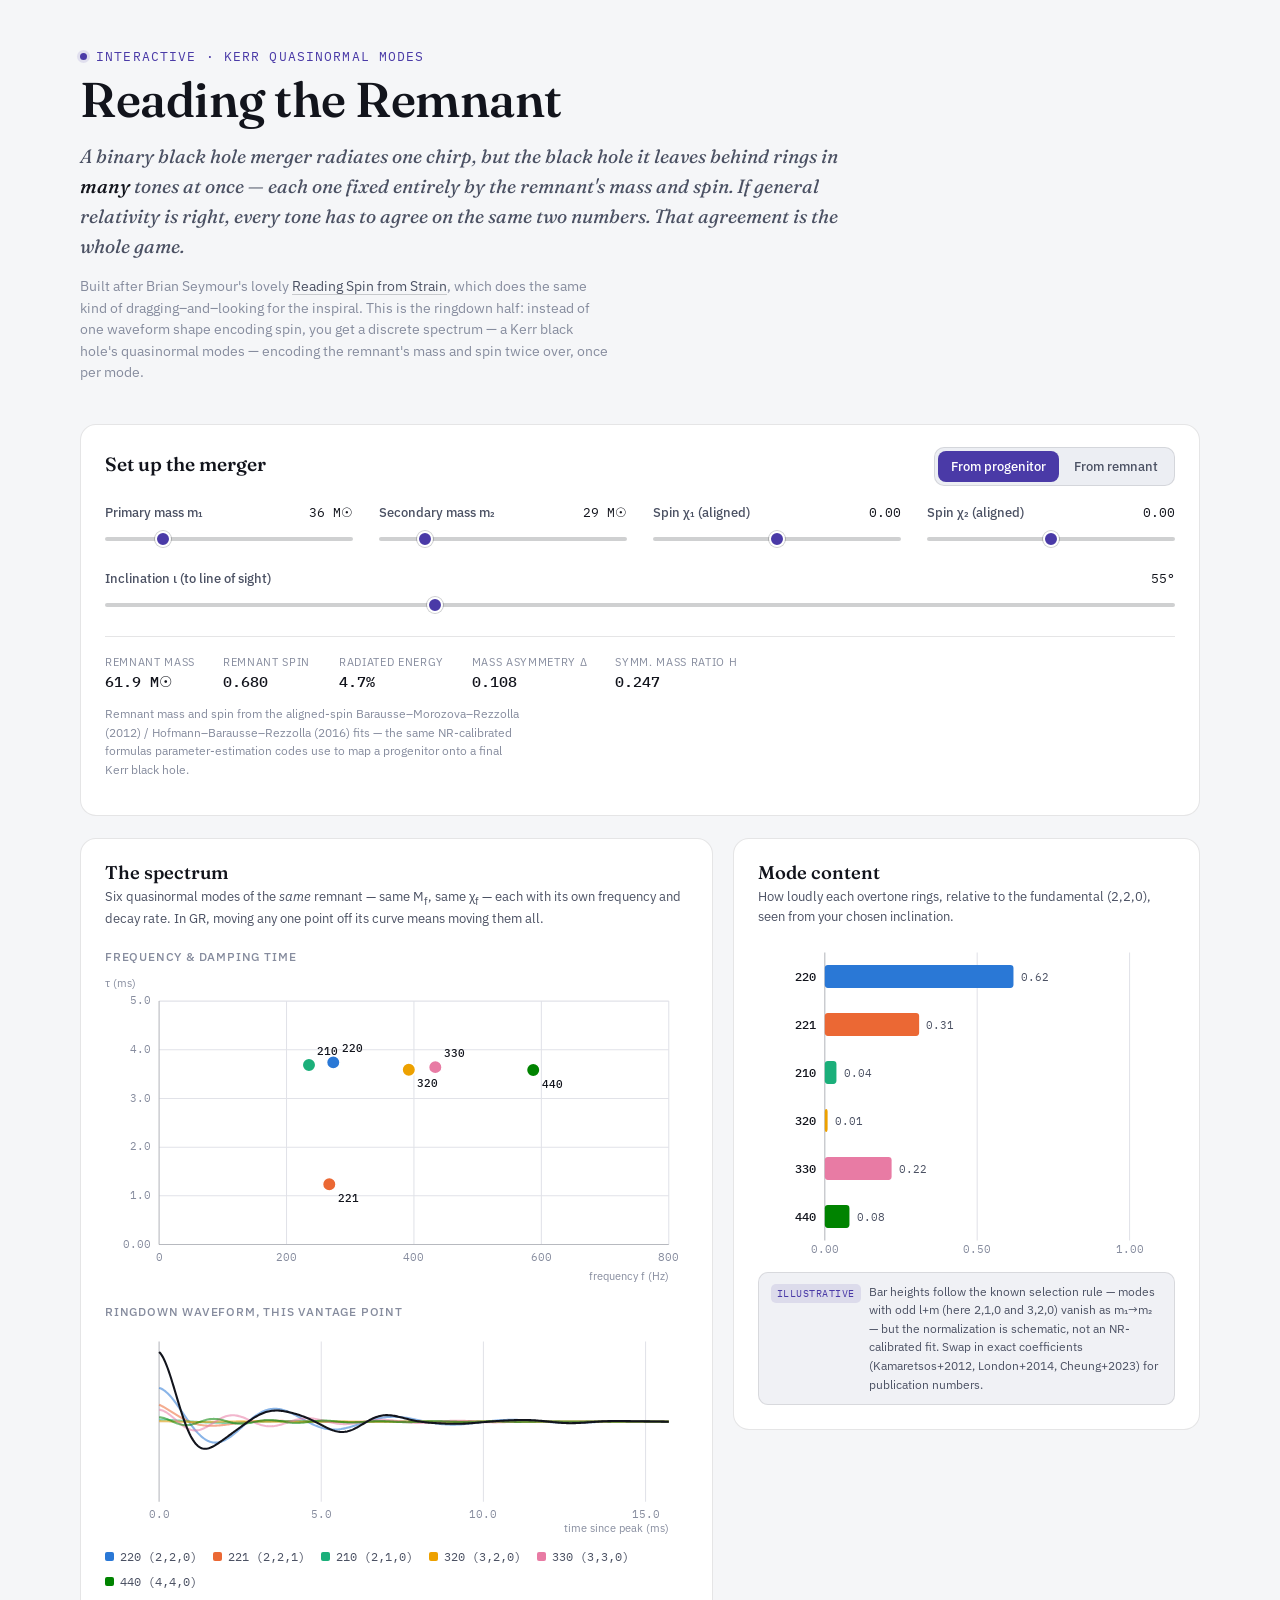
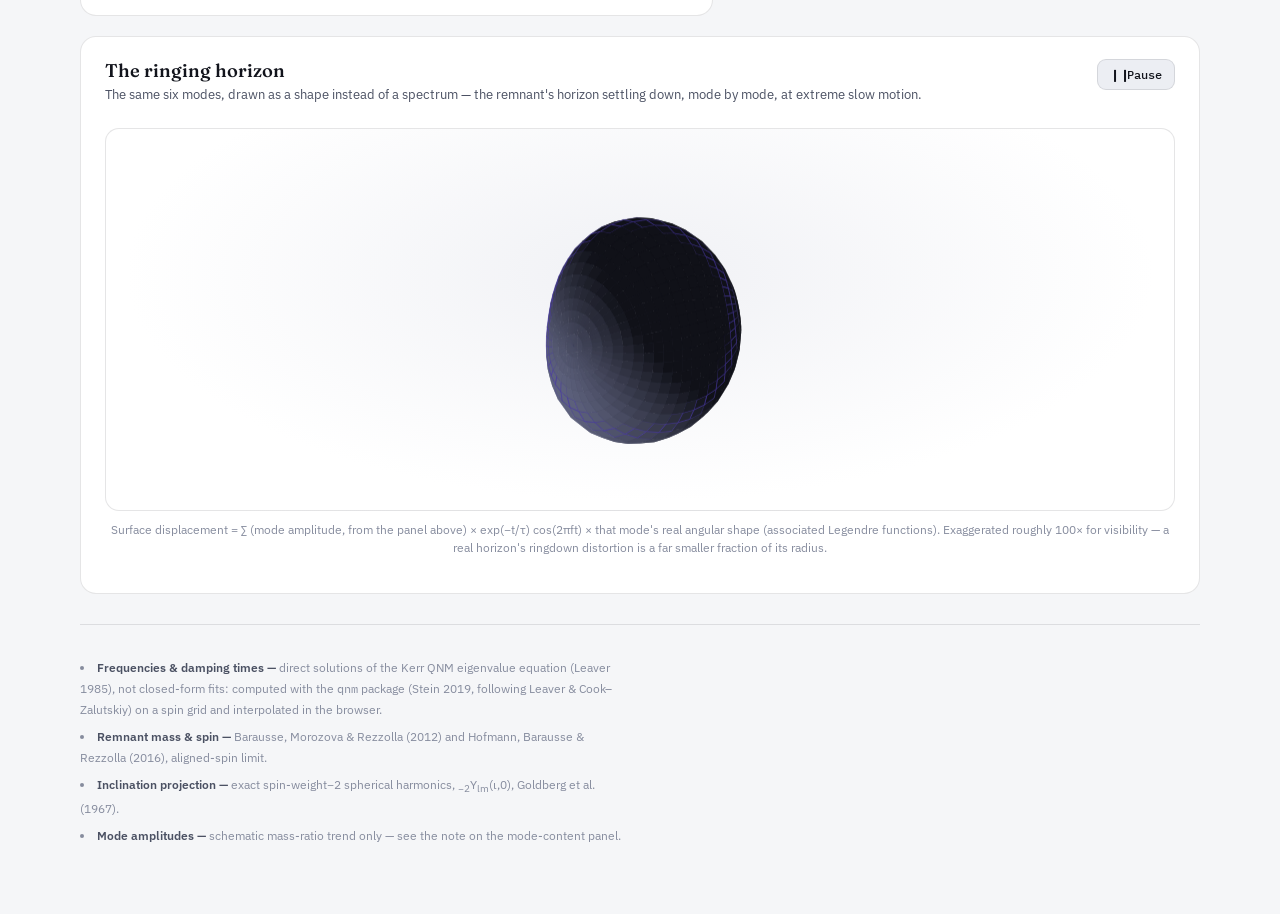
<file: demos/reading-the-remnant.html>
<!doctype html>
<html lang="en">
<head>
<meta charset="utf-8">
<meta name="viewport" content="width=device-width, initial-scale=1">
<meta name="description" content="Interactive explainer: drag a binary black hole merger's masses and spins and watch the remnant's quasinormal-mode frequencies, damping times and relative amplitudes update live, plus a simulation of the horizon ringing down.">
<title>Reading the Remnant</title>
<link rel="stylesheet" href="https://fonts.googleapis.com/css2?family=Fraunces:ital,opsz,wght@0,9..144,380;0,9..144,560;1,9..144,420;1,9..144,500&family=IBM+Plex+Sans:wght@400;500;600&family=IBM+Plex+Mono:wght@400;500&display=swap">
<style>
  :root{
    --bg:#F5F6F8; --panel:#FFFFFF; --panel-alt:#ECEEF3; --panel-2:#F0F1F5;
    --ink:#12141C; --ink-2:#4B5163; --ink-3:#868C9E;
    --border:rgba(18,20,28,0.11); --border-strong:rgba(18,20,28,0.20);
    --accent:#4a3aa7; --accent-soft:rgba(74,58,167,0.12);
    --series-220:#2a78d6; --series-221:#eb6834; --series-210:#1baf7a;
    --series-320:#eda100; --series-330:#e87ba4; --series-440:#008300;
    --grid-line:#e1e2e8; --focus-ring:#4a3aa7;
    color-scheme: light;
  }
  @media (prefers-color-scheme: dark){
    :root:not([data-theme="light"]){
      --bg:#0A0E16; --panel:#12151F; --panel-alt:#171B27; --panel-2:#151926;
      --ink:#F1F2F6; --ink-2:#A9AFC2; --ink-3:#6B7188;
      --border:rgba(255,255,255,0.11); --border-strong:rgba(255,255,255,0.22);
      --accent:#9085e9; --accent-soft:rgba(144,133,233,0.16);
      --series-220:#3987e5; --series-221:#d95926; --series-210:#199e70;
      --series-320:#c98500; --series-330:#d55181; --series-440:#3fbf3f;
      --grid-line:#242938;
      color-scheme: dark;
    }
  }
  :root[data-theme="dark"]{
    --bg:#0A0E16; --panel:#12151F; --panel-alt:#171B27; --panel-2:#151926;
    --ink:#F1F2F6; --ink-2:#A9AFC2; --ink-3:#6B7188;
    --border:rgba(255,255,255,0.11); --border-strong:rgba(255,255,255,0.22);
    --accent:#9085e9; --accent-soft:rgba(144,133,233,0.16);
    --series-220:#3987e5; --series-221:#d95926; --series-210:#199e70;
    --series-320:#c98500; --series-330:#d55181; --series-440:#3fbf3f;
    --grid-line:#242938;
    color-scheme: dark;
  }

  *{box-sizing:border-box;}
  body{
    background:var(--bg); color:var(--ink);
    font-family:"IBM Plex Sans", system-ui, sans-serif;
    padding-inline:20px; padding-block:0 48px;
    display:flex; justify-content:center;
  }
  .page{ width:100%; max-width:1120px; padding-top:40px; }

  .mono{ font-family:"IBM Plex Mono", ui-monospace, monospace; font-variant-numeric:tabular-nums; }

  /* ---- Masthead ---- */
  .eyebrow{
    font-family:"IBM Plex Mono", monospace; font-size:12.5px; letter-spacing:.09em;
    text-transform:uppercase; color:var(--accent); margin:0 0 10px;
    display:flex; align-items:center; gap:9px;
  }
  .eyebrow::before{ content:""; width:7px; height:7px; border-radius:50%; background:var(--accent); box-shadow:0 0 0 3px var(--accent-soft); }
  h1{
    font-family:"Fraunces", Georgia, serif; font-weight:560; font-size:clamp(2rem,5vw,3.05rem);
    letter-spacing:-0.01em; line-height:1.03; margin:0 0 18px; text-wrap:balance;
  }
  .lede{
    max-width:66ch; font-family:"Fraunces", Georgia, serif; font-style:italic; font-weight:420;
    font-size:1.2rem; line-height:1.56; color:var(--ink-2); margin:0 0 14px; text-wrap:pretty;
  }
  .lede em{ color:var(--ink); font-style:italic; font-weight:500; }
  .credit{
    font-size:13.5px; color:var(--ink-3); margin:0 0 40px; line-height:1.6; max-width:66ch;
  }
  .credit a{ color:var(--ink-2); text-decoration-color:var(--border-strong); text-underline-offset:3px; }
  .credit a:hover{ color:var(--accent); }

  /* ---- Control deck ---- */
  .deck{
    background:var(--panel); border:1px solid var(--border); border-radius:16px;
    padding:22px 24px 24px; margin-bottom:22px;
  }
  .deck-head{ display:flex; align-items:baseline; justify-content:space-between; gap:16px; flex-wrap:wrap; margin-bottom:18px; }
  .deck-title{ font-family:"Fraunces", serif; font-weight:560; font-size:1.2rem; }
  .mode-toggle{
    display:inline-flex; background:var(--panel-alt); border:1px solid var(--border); border-radius:10px; padding:3px; gap:2px;
  }
  .mode-toggle button{
    font-family:"IBM Plex Sans"; font-size:13px; font-weight:500; color:var(--ink-2);
    background:transparent; border:none; border-radius:8px; padding:7px 13px; cursor:pointer;
    transition:background .15s, color .15s;
  }
  .mode-toggle button.active{ background:var(--accent); color:#fff; }
  .mode-toggle button:not(.active):hover{ color:var(--ink); }
  .mode-toggle button:focus-visible{ outline:2px solid var(--focus-ring); outline-offset:2px; }

  .controls-grid{
    display:grid; grid-template-columns:repeat(auto-fit,minmax(210px,1fr)); gap:20px 26px;
  }
  .field{ display:flex; flex-direction:column; gap:7px; }
  .field-label{ display:flex; justify-content:space-between; align-items:baseline; gap:8px; }
  .field-label span:first-child{ font-size:12.5px; color:var(--ink-2); font-weight:500; }
  .field-label output{ font-family:"IBM Plex Mono"; font-size:13px; color:var(--ink); font-variant-numeric:tabular-nums; }
  input[type="range"]{
    -webkit-appearance:none; appearance:none; width:100%; height:22px; background:transparent; cursor:pointer; margin:0;
  }
  input[type="range"]::-webkit-slider-runnable-track{ height:4px; background:var(--border-strong); border-radius:2px; }
  input[type="range"]::-moz-range-track{ height:4px; background:var(--border-strong); border-radius:2px; }
  input[type="range"]::-webkit-slider-thumb{
    -webkit-appearance:none; width:16px; height:16px; border-radius:50%; background:var(--accent);
    border:2px solid var(--panel); box-shadow:0 0 0 1px var(--border-strong); margin-top:-6px; cursor:grab;
  }
  input[type="range"]::-moz-range-thumb{
    width:14px; height:14px; border-radius:50%; background:var(--accent); border:2px solid var(--panel);
    box-shadow:0 0 0 1px var(--border-strong); cursor:grab;
  }
  input[type="range"]:focus-visible::-webkit-slider-thumb{ outline:2px solid var(--focus-ring); outline-offset:2px; }

  .readout-row{
    display:flex; flex-wrap:wrap; gap:10px 28px; margin-top:20px; padding-top:18px; border-top:1px solid var(--border);
  }
  .readout{ display:flex; flex-direction:column; gap:3px; min-width:88px; }
  .readout .k{ font-size:11px; color:var(--ink-3); text-transform:uppercase; letter-spacing:.06em; }
  .readout .v{ font-family:"IBM Plex Mono"; font-size:15px; font-weight:500; }
  .aux-note{ font-size:12px; color:var(--ink-3); margin-top:14px; line-height:1.55; max-width:60ch; }

  /* ---- Panels ---- */
  .panels{ display:grid; grid-template-columns:1.15fr 0.85fr; gap:20px; align-items:start; }
  @media (max-width:860px){ .panels{ grid-template-columns:1fr; } }
  .panel{ background:var(--panel); border:1px solid var(--border); border-radius:16px; padding:22px 24px 24px; }
  .panel-head{ margin-bottom:4px; }
  .panel-title{ font-family:"Fraunces", serif; font-weight:560; font-size:1.15rem; margin:0 0 3px; }
  .panel-sub{ font-size:13px; color:var(--ink-2); margin:0 0 16px; line-height:1.5; }
  .subblock-title{
    font-size:11.5px; text-transform:uppercase; letter-spacing:.07em; color:var(--ink-3); font-weight:500;
    margin:20px 0 8px;
  }
  .subblock-title:first-of-type{ margin-top:6px; }

  svg.chart{ width:100%; height:auto; display:block; overflow:visible; }
  .axis-line{ stroke:var(--border-strong); stroke-width:1; }
  .grid-line{ stroke:var(--grid-line); stroke-width:1; }
  .tick-label{ font-family:"IBM Plex Mono"; font-size:10.5px; fill:var(--ink-3); }
  .axis-caption{ font-family:"IBM Plex Sans"; font-size:11px; fill:var(--ink-3); }
  .mode-label{ font-family:"IBM Plex Mono"; font-size:11px; font-weight:500; fill:var(--ink); }
  .mode-mark{ stroke:var(--panel); stroke-width:1.5; cursor:pointer; }
  .trace-line{ fill:none; stroke-width:2; }
  .trace-total{ fill:none; stroke:var(--ink); stroke-width:2; }
  .bar-rect{ cursor:pointer; }
  .bar-value{ font-family:"IBM Plex Mono"; font-size:11px; fill:var(--ink-2); }
  .bar-name{ font-family:"IBM Plex Mono"; font-size:11.5px; fill:var(--ink); font-weight:500; }

  .legend{ display:flex; flex-wrap:wrap; gap:10px 16px; margin:14px 0 2px; }
  .legend-item{ display:flex; align-items:center; gap:6px; font-family:"IBM Plex Mono"; font-size:11.5px; color:var(--ink-2); }
  .legend-swatch{ width:9px; height:9px; border-radius:2px; flex:none; }

  .illus-flag{
    display:flex; gap:8px; align-items:flex-start; background:var(--panel-2); border:1px solid var(--border);
    border-radius:10px; padding:10px 12px; margin-top:16px; font-size:12px; line-height:1.55; color:var(--ink-2);
  }
  .illus-flag .tag{
    flex:none; font-family:"IBM Plex Mono"; font-size:10px; letter-spacing:.05em; text-transform:uppercase;
    color:var(--accent); background:var(--accent-soft); border-radius:5px; padding:2px 6px; margin-top:1px;
  }

  .tooltip{
    position:fixed; pointer-events:none; z-index:40; background:var(--ink); color:var(--bg);
    font-family:"IBM Plex Mono"; font-size:11.5px; line-height:1.5; padding:8px 10px; border-radius:8px;
    box-shadow:0 8px 24px rgba(0,0,0,.28); opacity:0; transform:translateY(2px); transition:opacity .1s, transform .1s;
    max-width:220px; white-space:nowrap;
  }
  :root:not([data-theme="light"]) .tooltip{ background:#EEF0F6; color:#12141C; }
  :root[data-theme="dark"] .tooltip{ background:#EEF0F6; color:#12141C; }
  .tooltip.show{ opacity:1; transform:translateY(0); }
  .tooltip .t-title{ font-weight:600; margin-bottom:2px; }
  .tooltip .t-row{ display:flex; justify-content:space-between; gap:14px; opacity:.85; }

  /* ---- Horizon simulation ---- */
  .panel-wide{ margin-top:20px; }
  .horizon-head{ display:flex; align-items:flex-start; justify-content:space-between; gap:16px; flex-wrap:wrap; }
  .horizon-controls{ display:flex; align-items:center; gap:10px; flex:none; }
  .play-btn{
    display:inline-flex; align-items:center; gap:7px; font-family:"IBM Plex Mono"; font-size:12px; font-weight:500;
    color:var(--ink); background:var(--panel-alt); border:1px solid var(--border); border-radius:9px;
    padding:7px 12px; cursor:pointer;
  }
  .play-btn:hover{ border-color:var(--border-strong); }
  .play-btn:focus-visible{ outline:2px solid var(--focus-ring); outline-offset:2px; }
  .play-btn .icon{ width:10px; text-align:center; }
  .horizon-stage{
    display:flex; justify-content:center; margin-top:8px;
    background:radial-gradient(ellipse at 50% 38%, var(--panel-2) 0%, var(--panel) 68%);
    border-radius:14px; border:1px solid var(--border);
  }
  #horizon-canvas{ width:100%; max-width:460px; height:auto; aspect-ratio:520/430; display:block; }
  .horizon-caption{ font-size:12px; color:var(--ink-3); text-align:center; margin-top:10px; line-height:1.5; }

  footer{ margin-top:30px; padding-top:20px; border-top:1px solid var(--border); }
  .methods{ font-size:12px; line-height:1.75; color:var(--ink-3); max-width:78ch; }
  .methods a{ color:var(--ink-2); }
  .methods a:hover{ color:var(--accent); }
  .methods dt{ display:inline; font-weight:600; color:var(--ink-2); }
  .methods dd{ display:inline; margin:0; }
  .methods li{ margin-bottom:6px; }

  @media (prefers-reduced-motion: reduce){ *{ transition:none !important; } }
</style>

</head>
<body>
<div class="page">

  <p class="eyebrow">Interactive · Kerr quasinormal modes</p>
  <h1>Reading the Remnant</h1>
  <p class="lede">A binary black hole merger radiates one chirp, but the black hole it leaves behind rings in <em>many</em> tones at once &mdash; each one fixed entirely by the remnant's mass and spin. If general relativity is right, every tone has to agree on the same two numbers. That agreement is the whole game.</p>
  <p class="credit">Built after Brian Seymour's lovely <a href="https://www.briancseymour.com/reading-spin-from-strain/" target="_blank" rel="noopener">Reading Spin from Strain</a>, which does the same kind of dragging&ndash;and&ndash;looking for the inspiral. This is the ringdown half: instead of one waveform shape encoding spin, you get a discrete spectrum &mdash; a Kerr black hole's quasinormal modes &mdash; encoding the remnant's mass and spin twice over, once per mode.</p>

  <div class="deck">
    <div class="deck-head">
      <div class="deck-title">Set up the merger</div>
      <div class="mode-toggle" role="tablist" aria-label="Input mode">
        <button type="button" id="btn-progenitor" class="active" role="tab" aria-selected="true">From progenitor</button>
        <button type="button" id="btn-remnant" role="tab" aria-selected="false">From remnant</button>
      </div>
    </div>

    <div id="panel-progenitor" class="controls-grid">
      <div class="field">
        <div class="field-label"><span>Primary mass m&#8321;</span><output id="out-m1">36 M&#9737;</output></div>
        <input type="range" id="in-m1" min="5" max="150" step="1" value="36">
      </div>
      <div class="field">
        <div class="field-label"><span>Secondary mass m&#8322;</span><output id="out-m2">29 M&#9737;</output></div>
        <input type="range" id="in-m2" min="5" max="150" step="1" value="29">
      </div>
      <div class="field">
        <div class="field-label"><span>Spin &chi;&#8321; (aligned)</span><output id="out-chi1">0.00</output></div>
        <input type="range" id="in-chi1" min="-0.99" max="0.99" step="0.01" value="0">
      </div>
      <div class="field">
        <div class="field-label"><span>Spin &chi;&#8322; (aligned)</span><output id="out-chi2">0.00</output></div>
        <input type="range" id="in-chi2" min="-0.99" max="0.99" step="0.01" value="0">
      </div>
    </div>

    <div id="panel-remnant" class="controls-grid" style="display:none">
      <div class="field">
        <div class="field-label"><span>Remnant mass M<sub>f</sub></span><output id="out-mf">62 M&#9737;</output></div>
        <input type="range" id="in-mf" min="5" max="300" step="1" value="62">
      </div>
      <div class="field">
        <div class="field-label"><span>Remnant spin &chi;<sub>f</sub></span><output id="out-chif">0.67</output></div>
        <input type="range" id="in-chif" min="0" max="0.998" step="0.001" value="0.67">
      </div>
      <div class="field">
        <div class="field-label"><span>Mass ratio q=m&#8321;/m&#8322; <span style="opacity:.65">(mode content only)</span></span><output id="out-qonly">1.24</output></div>
        <input type="range" id="in-qonly" min="1" max="10" step="0.05" value="1.24">
      </div>
    </div>

    <div class="controls-grid" style="margin-top:20px;">
      <div class="field">
        <div class="field-label"><span>Inclination &iota; (to line of sight)</span><output id="out-inc">55&deg;</output></div>
        <input type="range" id="in-inc" min="0" max="180" step="1" value="55">
      </div>
    </div>

    <div class="readout-row">
      <div class="readout"><span class="k">Remnant mass</span><span class="v mono" id="ro-mf">62.0 M&#9737;</span></div>
      <div class="readout"><span class="k">Remnant spin</span><span class="v mono" id="ro-chif">0.674</span></div>
      <div class="readout"><span class="k">Radiated energy</span><span class="v mono" id="ro-erad">4.9%</span></div>
      <div class="readout"><span class="k">Mass asymmetry &delta;</span><span class="v mono" id="ro-delta">0.108</span></div>
      <div class="readout"><span class="k">Symm. mass ratio &eta;</span><span class="v mono" id="ro-eta">0.247</span></div>
    </div>
    <p class="aux-note" id="progenitor-note">Remnant mass and spin from the aligned-spin Barausse&ndash;Morozova&ndash;Rezzolla (2012) / Hofmann&ndash;Barausse&ndash;Rezzolla (2016) fits &mdash; the same NR-calibrated formulas parameter-estimation codes use to map a progenitor onto a final Kerr black hole.</p>
  </div>

  <div class="panels">

    <section class="panel">
      <div class="panel-head">
        <h2 class="panel-title">The spectrum</h2>
        <p class="panel-sub">Six quasinormal modes of the <em>same</em> remnant &mdash; same M<sub>f</sub>, same &chi;<sub>f</sub> &mdash; each with its own frequency and decay rate. In GR, moving any one point off its curve means moving them all.</p>
      </div>

      <div class="subblock-title">Frequency &amp; damping time</div>
      <svg class="chart" id="svg-scatter" viewBox="0 0 560 300" preserveAspectRatio="xMidYMid meet"></svg>

      <div class="subblock-title">Ringdown waveform, this vantage point</div>
      <svg class="chart" id="svg-time" viewBox="0 0 560 200" preserveAspectRatio="xMidYMid meet"></svg>

      <div class="legend" id="legend-modes"></div>
    </section>

    <section class="panel">
      <div class="panel-head">
        <h2 class="panel-title">Mode content</h2>
        <p class="panel-sub">How loudly each overtone rings, relative to the fundamental (2,2,0), seen from your chosen inclination.</p>
      </div>
      <svg class="chart" id="svg-bars" viewBox="0 0 400 300" preserveAspectRatio="xMidYMid meet"></svg>
      <div class="illus-flag">
        <span class="tag">Illustrative</span>
        <span>Bar heights follow the known selection rule &mdash; modes with odd l+m (here 2,1,0 and 3,2,0) vanish as m&#8321;&rarr;m&#8322; &mdash; but the normalization is schematic, not an NR-calibrated fit. Swap in exact coefficients (Kamaretsos+2012, London+2014, Cheung+2023) for publication numbers.</span>
      </div>
    </section>

  </div>

  <section class="panel panel-wide">
    <div class="horizon-head">
      <div class="panel-head" style="margin-bottom:0">
        <h2 class="panel-title">The ringing horizon</h2>
        <p class="panel-sub">The same six modes, drawn as a shape instead of a spectrum &mdash; the remnant's horizon settling down, mode by mode, at extreme slow motion.</p>
      </div>
      <div class="horizon-controls">
        <button type="button" class="play-btn" id="horizon-toggle" aria-pressed="true">
          <span class="icon" id="horizon-icon">&#10073;&#10073;</span><span id="horizon-toggle-label">Pause</span>
        </button>
      </div>
    </div>
    <div class="horizon-stage">
      <canvas id="horizon-canvas" width="520" height="430" aria-label="Animated simulation of a deforming black hole horizon settling into a sphere"></canvas>
    </div>
    <p class="horizon-caption">Surface displacement = &sum; (mode amplitude, from the panel above) &times; exp(&minus;t/&tau;) cos(2&pi;ft) &times; that mode's real angular shape (associated Legendre functions). Exaggerated roughly 100&times; for visibility &mdash; a real horizon's ringdown distortion is a far smaller fraction of its radius.</p>
  </section>

  <footer>
    <dl class="methods">
      <li><dt>Frequencies &amp; damping times&nbsp;&mdash;&nbsp;</dt><dd>direct solutions of the Kerr QNM eigenvalue equation (Leaver 1985), not closed-form fits: computed with the <code class="mono">qnm</code> package (Stein 2019, following Leaver &amp; Cook&ndash;Zalutskiy) on a spin grid and interpolated in the browser.</dd></li>
      <li><dt>Remnant mass &amp; spin&nbsp;&mdash;&nbsp;</dt><dd>Barausse, Morozova &amp; Rezzolla (2012) and Hofmann, Barausse &amp; Rezzolla (2016), aligned-spin limit.</dd></li>
      <li><dt>Inclination projection&nbsp;&mdash;&nbsp;</dt><dd>exact spin-weight&minus;2 spherical harmonics, <sub>&minus;2</sub>Y<sub>lm</sub>(&iota;,0), Goldberg et al. (1967).</dd></li>
      <li><dt>Mode amplitudes&nbsp;&mdash;&nbsp;</dt><dd>schematic mass-ratio trend only &mdash; see the note on the mode&#8209;content panel.</dd></li>
    </dl>
  </footer>

</div>

<div class="tooltip" id="tooltip"></div>

<script>
(function(){
"use strict";

/* =========================================================================
   1. QNM grid — Mω(a) for (l,m,n) ∈ {220,221,210,320,330,440}, a ∈ [0,0.9999]
   Computed via the `qnm` package (exact Leaver-method solutions), decimated
   to ~140 points/mode. Values verified against known Schwarzschild limits.
   ========================================================================= */
const QNM_GRID = {"220":{"a":[0.0,0.00993,0.01987,0.0298,0.03642,0.04635,0.05629,0.06622,0.07615,0.08609,0.09602,0.10264,0.11258,0.12251,0.13244,0.14237,0.15231,0.16224,0.17217,0.1788,0.18873,0.19866,0.2086,0.21853,0.22846,0.23839,0.24502,0.25495,0.26488,0.27482,0.28475,0.29468,0.30462,0.31124,0.32117,0.3311,0.34104,0.35097,0.3609,0.37084,0.38077,0.38739,0.39732,0.40726,0.41719,0.42712,0.43706,0.44699,0.45361,0.46355,0.47348,0.48341,0.49334,0.50328,0.51321,0.51983,0.52977,0.5397,0.54963,0.55957,0.5695,0.57943,0.58936,0.59599,0.60592,0.61585,0.62579,0.63572,0.64565,0.65559,0.66221,0.67214,0.68207,0.69201,0.70194,0.71187,0.72181,0.72843,0.73836,0.74829,0.75823,0.76816,0.77809,0.78803,0.79796,0.80458,0.81452,0.82445,0.83438,0.84431,0.85425,0.86418,0.8708,0.88074,0.89067,0.9006,0.91054,0.92047,0.9304,0.93702,0.94696,0.95689,0.96682,0.97676,0.98669,0.9902,0.9905,0.9907,0.991,0.9913,0.9916,0.9919,0.9922,0.9925,0.9927,0.993,0.9933,0.9936,0.9939,0.9942,0.9945,0.9947,0.995,0.9953,0.9956,0.9959,0.9962,0.9965,0.9968,0.997,0.9973,0.9976,0.9979,0.9982,0.9985,0.9988,0.999,0.9993,0.9996,0.9999],"re":[0.373672,0.374928,0.376199,0.377484,0.37835,0.379661,0.380987,0.382329,0.383688,0.385063,0.386455,0.387393,0.388814,0.390253,0.39171,0.393187,0.394682,0.396197,0.397733,0.398768,0.400338,0.401929,0.403543,0.405179,0.406838,0.408521,0.409656,0.41138,0.413129,0.414904,0.416706,0.418536,0.420393,0.421648,0.423555,0.425492,0.42746,0.42946,0.431494,0.433562,0.435666,0.437088,0.439252,0.441455,0.443698,0.445981,0.448306,0.450675,0.45228,0.454725,0.457218,0.459761,0.462355,0.465003,0.467705,0.469539,0.472339,0.4752,0.478126,0.481117,0.484179,0.487312,0.490521,0.492704,0.496047,0.499475,0.502992,0.506604,0.510313,0.514126,0.516729,0.520727,0.524845,0.529089,0.533466,0.537985,0.542654,0.545856,0.550798,0.555919,0.561232,0.566749,0.572488,0.578466,0.584702,0.589014,0.595733,0.602777,0.610179,0.617977,0.626215,0.634943,0.641066,0.650758,0.661139,0.672317,0.684426,0.697646,0.712212,0.722828,0.74044,0.760659,0.784529,0.81399,0.853534,0.872048,0.873809,0.875002,0.87682,0.878676,0.880571,0.882507,0.884487,0.886513,0.887891,0.89,0.892164,0.894386,0.89667,0.899022,0.901446,0.903105,0.905664,0.908313,0.911062,0.913922,0.916904,0.920024,0.9233,0.925581,0.92917,0.93299,0.937087,0.941522,0.946385,0.951813,0.955854,0.962838,0.97169,0.985674],"im":[-0.088962,-0.088942,-0.088921,-0.088898,-0.088882,-0.088858,-0.088833,-0.088806,-0.088778,-0.088749,-0.088718,-0.088697,-0.088664,-0.08863,-0.088595,-0.088558,-0.088519,-0.088479,-0.088437,-0.088408,-0.088364,-0.088318,-0.088269,-0.088219,-0.088167,-0.088113,-0.088076,-0.088019,-0.087959,-0.087897,-0.087833,-0.087766,-0.087697,-0.087649,-0.087575,-0.087499,-0.08742,-0.087337,-0.087252,-0.087163,-0.087071,-0.087007,-0.086909,-0.086807,-0.086701,-0.086591,-0.086477,-0.086358,-0.086276,-0.08615,-0.086018,-0.08588,-0.085738,-0.085589,-0.085434,-0.085328,-0.085162,-0.084989,-0.084809,-0.084621,-0.084425,-0.08422,-0.084005,-0.083857,-0.083626,-0.083385,-0.083132,-0.082866,-0.082588,-0.082296,-0.082093,-0.081775,-0.081441,-0.08109,-0.080719,-0.080327,-0.079914,-0.079625,-0.07917,-0.078688,-0.078176,-0.077632,-0.077052,-0.076433,-0.075771,-0.075304,-0.07456,-0.07376,-0.072897,-0.071963,-0.070949,-0.069845,-0.069051,-0.067765,-0.066345,-0.064769,-0.063007,-0.061019,-0.058754,-0.057054,-0.054145,-0.050671,-0.046393,-0.040855,-0.032992,-0.029147,-0.028777,-0.028525,-0.02814,-0.027746,-0.027343,-0.026931,-0.026508,-0.026073,-0.025777,-0.025323,-0.024856,-0.024375,-0.023878,-0.023366,-0.022836,-0.022473,-0.021911,-0.021327,-0.020719,-0.020084,-0.01942,-0.018722,-0.017987,-0.017474,-0.016663,-0.015796,-0.014863,-0.013847,-0.012727,-0.011471,-0.010531,-0.008896,-0.006807,-0.003469]},"221":{"a":[0.0,0.00993,0.01987,0.0298,0.03642,0.04635,0.05629,0.06622,0.07615,0.08609,0.09602,0.10264,0.11258,0.12251,0.13244,0.14237,0.15231,0.16224,0.17217,0.1788,0.18873,0.19866,0.2086,0.21853,0.22846,0.23839,0.24502,0.25495,0.26488,0.27482,0.28475,0.29468,0.30462,0.31124,0.32117,0.3311,0.34104,0.35097,0.3609,0.37084,0.38077,0.38739,0.39732,0.40726,0.41719,0.42712,0.43706,0.44699,0.45361,0.46355,0.47348,0.48341,0.49334,0.50328,0.51321,0.51983,0.52977,0.5397,0.54963,0.55957,0.5695,0.57943,0.58936,0.59599,0.60592,0.61585,0.62579,0.63572,0.64565,0.65559,0.66221,0.67214,0.68207,0.69201,0.70194,0.71187,0.72181,0.72843,0.73836,0.74829,0.75823,0.76816,0.77809,0.78803,0.79796,0.80458,0.81452,0.82445,0.83438,0.84431,0.85425,0.86418,0.8708,0.88074,0.89067,0.9006,0.91054,0.92047,0.9304,0.93702,0.94696,0.95689,0.96682,0.97676,0.98669,0.9902,0.9905,0.9907,0.991,0.9913,0.9916,0.9919,0.9922,0.9925,0.9927,0.993,0.9933,0.9936,0.9939,0.9942,0.9945,0.9947,0.995,0.9953,0.9956,0.9959,0.9962,0.9965,0.9968,0.997,0.9973,0.9976,0.9979,0.9982,0.9985,0.9988,0.999,0.9993,0.9996,0.9999],"re":[0.346711,0.348148,0.3496,0.351067,0.352054,0.353548,0.355059,0.356586,0.35813,0.359692,0.361272,0.362335,0.363945,0.365574,0.367222,0.36889,0.370577,0.372286,0.374015,0.37518,0.376946,0.378734,0.380545,0.382379,0.384238,0.386121,0.38739,0.389316,0.391268,0.393247,0.395253,0.397289,0.399353,0.400746,0.402862,0.405009,0.407188,0.4094,0.411648,0.41393,0.416249,0.417816,0.420198,0.42262,0.425083,0.427588,0.430137,0.432731,0.434487,0.437159,0.439882,0.442655,0.445482,0.448364,0.451304,0.453296,0.456336,0.459439,0.462609,0.465847,0.469158,0.472543,0.476007,0.478362,0.481964,0.485655,0.489438,0.493319,0.497302,0.501393,0.504182,0.508465,0.512872,0.517409,0.522085,0.526908,0.531888,0.535299,0.540561,0.546009,0.551654,0.557512,0.563599,0.569932,0.576532,0.581091,0.588187,0.595617,0.603414,0.611616,0.620265,0.629414,0.635821,0.645946,0.656766,0.668387,0.680943,0.69461,0.709621,0.72053,0.738573,0.759208,0.783471,0.813299,0.85318,0.871807,0.873577,0.874776,0.876604,0.878469,0.880374,0.882319,0.884308,0.886343,0.887727,0.889846,0.892018,0.894249,0.896543,0.898903,0.901336,0.903001,0.905568,0.908226,0.910984,0.913851,0.916841,0.919969,0.923252,0.925538,0.929134,0.932961,0.937063,0.941503,0.946371,0.951804,0.955833,0.962825,0.971683,0.985673],"im":[-0.273915,-0.273786,-0.273654,-0.273519,-0.273426,-0.273285,-0.273139,-0.27299,-0.272837,-0.27268,-0.272518,-0.272408,-0.272239,-0.272066,-0.271888,-0.271706,-0.271518,-0.271326,-0.271128,-0.270993,-0.270787,-0.270575,-0.270357,-0.270133,-0.269903,-0.269667,-0.269506,-0.269259,-0.269005,-0.268744,-0.268475,-0.268199,-0.267916,-0.267722,-0.267425,-0.267119,-0.266804,-0.26648,-0.266146,-0.265803,-0.265449,-0.265207,-0.264836,-0.264452,-0.264057,-0.263649,-0.263229,-0.262795,-0.262498,-0.26204,-0.261567,-0.261078,-0.260573,-0.26005,-0.259509,-0.259138,-0.258564,-0.25797,-0.257354,-0.256715,-0.256051,-0.255362,-0.254646,-0.254152,-0.253387,-0.25259,-0.25176,-0.250893,-0.249989,-0.249043,-0.248389,-0.24737,-0.246301,-0.245181,-0.244004,-0.242766,-0.241463,-0.240555,-0.239131,-0.237625,-0.23603,-0.234339,-0.232541,-0.230628,-0.228585,-0.227146,-0.224859,-0.222402,-0.219755,-0.216895,-0.213795,-0.210419,-0.207998,-0.204072,-0.199745,-0.194946,-0.189585,-0.183545,-0.176667,-0.171511,-0.162699,-0.152196,-0.139283,-0.122606,-0.098984,-0.087446,-0.086334,-0.085578,-0.084424,-0.083243,-0.082035,-0.080797,-0.079527,-0.078225,-0.077337,-0.075974,-0.074573,-0.073129,-0.071641,-0.070104,-0.068515,-0.067425,-0.065738,-0.063986,-0.062162,-0.060258,-0.058266,-0.056173,-0.053968,-0.052426,-0.049993,-0.047393,-0.044591,-0.041543,-0.038184,-0.034413,-0.052656,-0.044481,-0.034035,-0.017344]},"210":{"a":[0.0,0.00993,0.01987,0.0298,0.03642,0.04635,0.05629,0.06622,0.07615,0.08609,0.09602,0.10264,0.11258,0.12251,0.13244,0.14237,0.15231,0.16224,0.17217,0.1788,0.18873,0.19866,0.2086,0.21853,0.22846,0.23839,0.24502,0.25495,0.26488,0.27482,0.28475,0.29468,0.30462,0.31124,0.32117,0.3311,0.34104,0.35097,0.3609,0.37084,0.38077,0.38739,0.39732,0.40726,0.41719,0.42712,0.43706,0.44699,0.45361,0.46355,0.47348,0.48341,0.49334,0.50328,0.51321,0.51983,0.52977,0.5397,0.54963,0.55957,0.5695,0.57943,0.58936,0.59599,0.60592,0.61585,0.62579,0.63572,0.64565,0.65559,0.66221,0.67214,0.68207,0.69201,0.70194,0.71187,0.72181,0.72843,0.73836,0.74829,0.75823,0.76816,0.77809,0.78803,0.79796,0.80458,0.81452,0.82445,0.83438,0.84431,0.85425,0.86418,0.8708,0.88074,0.89067,0.9006,0.91054,0.92047,0.9304,0.93702,0.94696,0.95689,0.96682,0.97676,0.98669,0.9902,0.9905,0.9907,0.991,0.9913,0.9916,0.9919,0.9922,0.9925,0.9927,0.993,0.9933,0.9936,0.9939,0.9942,0.9945,0.9947,0.995,0.9953,0.9956,0.9959,0.9962,0.9965,0.9968,0.997,0.9973,0.9976,0.9979,0.9982,0.9985,0.9988,0.999,0.9993,0.9996,0.9999],"re":[0.373672,0.374301,0.374939,0.375586,0.376023,0.376685,0.377357,0.378039,0.378731,0.379432,0.380144,0.380624,0.381353,0.382093,0.382843,0.383605,0.384377,0.385161,0.385956,0.386493,0.387308,0.388135,0.388975,0.389828,0.390693,0.391571,0.392164,0.393065,0.39398,0.394909,0.395853,0.396811,0.397785,0.398442,0.399442,0.400458,0.40149,0.402539,0.403605,0.404689,0.405792,0.406537,0.40767,0.408824,0.409997,0.41119,0.412405,0.413641,0.414478,0.415751,0.417049,0.41837,0.419716,0.421088,0.422486,0.423433,0.424877,0.42635,0.427853,0.429386,0.430951,0.432549,0.434181,0.435289,0.436981,0.438711,0.440481,0.442291,0.444144,0.446041,0.447331,0.449307,0.451332,0.45341,0.455542,0.457732,0.459983,0.461518,0.463876,0.466303,0.468804,0.471383,0.474044,0.476793,0.479635,0.481585,0.484597,0.487722,0.490967,0.494342,0.497859,0.50153,0.504069,0.508029,0.512187,0.516563,0.521185,0.526083,0.531295,0.534966,0.540812,0.547126,0.553996,0.561531,0.569826,0.572927,0.573194,0.573373,0.573641,0.573909,0.574177,0.574446,0.574714,0.574983,0.575162,0.57543,0.575698,0.575965,0.576233,0.576499,0.576766,0.576943,0.577208,0.577472,0.577735,0.577997,0.578258,0.578518,0.578777,0.578948,0.579204,0.579459,0.579711,0.579963,0.580212,0.58046,0.580624,0.580869,0.581112,0.581353],"im":[-0.088962,-0.088952,-0.08894,-0.088927,-0.088918,-0.088903,-0.088886,-0.088869,-0.08885,-0.088829,-0.088807,-0.088792,-0.088768,-0.088742,-0.088715,-0.088687,-0.088656,-0.088625,-0.088591,-0.088568,-0.088532,-0.088494,-0.088454,-0.088412,-0.088369,-0.088324,-0.088292,-0.088243,-0.088193,-0.08814,-0.088084,-0.088027,-0.087967,-0.087926,-0.087862,-0.087796,-0.087726,-0.087655,-0.08758,-0.087503,-0.087422,-0.087367,-0.087281,-0.087192,-0.087099,-0.087003,-0.086903,-0.086799,-0.086728,-0.086617,-0.086502,-0.086383,-0.086259,-0.08613,-0.085996,-0.085903,-0.08576,-0.085611,-0.085456,-0.085295,-0.085126,-0.084951,-0.084768,-0.084642,-0.084446,-0.084242,-0.084028,-0.083805,-0.083572,-0.083328,-0.083159,-0.082895,-0.082619,-0.082329,-0.082025,-0.081705,-0.081368,-0.081133,-0.080766,-0.080378,-0.079968,-0.079534,-0.079074,-0.078586,-0.078066,-0.0777,-0.077122,-0.076502,-0.075837,-0.075122,-0.07435,-0.073514,-0.072917,-0.071953,-0.070896,-0.06973,-0.068437,-0.066989,-0.065353,-0.064135,-0.062072,-0.059645,-0.056719,-0.053061,-0.048225,-0.046078,-0.045881,-0.045748,-0.045546,-0.045342,-0.045136,-0.044927,-0.044715,-0.044501,-0.044356,-0.044137,-0.043916,-0.043691,-0.043464,-0.043234,-0.043001,-0.042844,-0.042607,-0.042366,-0.042123,-0.041877,-0.041628,-0.041376,-0.041121,-0.04095,-0.040691,-0.04043,-0.040166,-0.0399,-0.039631,-0.03936,-0.039179,-0.038904,-0.038628,-0.038349]},"320":{"a":[0.0,0.00993,0.01987,0.0298,0.03642,0.04635,0.05629,0.06622,0.07615,0.08609,0.09602,0.10264,0.11258,0.12251,0.13244,0.14237,0.15231,0.16224,0.17217,0.1788,0.18873,0.19866,0.2086,0.21853,0.22846,0.23839,0.24502,0.25495,0.26488,0.27482,0.28475,0.29468,0.30462,0.31124,0.32117,0.3311,0.34104,0.35097,0.3609,0.37084,0.38077,0.38739,0.39732,0.40726,0.41719,0.42712,0.43706,0.44699,0.45361,0.46355,0.47348,0.48341,0.49334,0.50328,0.51321,0.51983,0.52977,0.5397,0.54963,0.55957,0.5695,0.57943,0.58936,0.59599,0.60592,0.61585,0.62579,0.63572,0.64565,0.65559,0.66221,0.67214,0.68207,0.69201,0.70194,0.71187,0.72181,0.72843,0.73836,0.74829,0.75823,0.76816,0.77809,0.78803,0.79796,0.80458,0.81452,0.82445,0.83438,0.84431,0.85425,0.86418,0.8708,0.88074,0.89067,0.9006,0.91054,0.92047,0.9304,0.93702,0.94696,0.95689,0.96682,0.97676,0.98669,0.9902,0.9905,0.9907,0.991,0.9913,0.9916,0.9919,0.9922,0.9925,0.9927,0.993,0.9933,0.9936,0.9939,0.9942,0.9945,0.9947,0.995,0.9953,0.9956,0.9959,0.9962,0.9965,0.9968,0.997,0.9973,0.9976,0.9979,0.9982,0.9985,0.9988,0.999,0.9993,0.9996,0.9999],"re":[0.599443,0.600789,0.602149,0.603524,0.60445,0.605851,0.607268,0.608701,0.610151,0.611617,0.613101,0.614099,0.615612,0.617142,0.618691,0.620258,0.621845,0.623451,0.625076,0.626171,0.62783,0.629511,0.631212,0.632936,0.634681,0.63645,0.637642,0.639449,0.641281,0.643137,0.645019,0.646926,0.64886,0.650164,0.652144,0.654152,0.656189,0.658255,0.660352,0.662481,0.664641,0.6661,0.668316,0.670566,0.672852,0.675175,0.677535,0.679934,0.681555,0.684021,0.686529,0.68908,0.691676,0.694317,0.697007,0.698827,0.701599,0.704423,0.707302,0.710236,0.713228,0.71628,0.719395,0.721507,0.724732,0.728025,0.731391,0.734833,0.738353,0.741955,0.744404,0.748152,0.751993,0.755931,0.759972,0.764121,0.768384,0.771292,0.775759,0.780358,0.785098,0.789986,0.795034,0.800251,0.80565,0.809357,0.815091,0.821046,0.827243,0.833701,0.840447,0.847508,0.852408,0.860073,0.868157,0.876716,0.885816,0.89554,0.905996,0.913442,0.925458,0.938718,0.953592,0.97069,0.991173,0.999646,1.000411,1.000924,1.001701,1.002484,1.003276,1.004075,1.004882,1.005698,1.006246,1.007076,1.007914,1.008762,1.009619,1.010486,1.011362,1.011952,1.012845,1.013749,1.014663,1.015588,1.016523,1.01747,1.018427,1.01907,1.020044,1.021026,1.022014,1.023006,1.023996,1.024978,1.025621,1.026559,1.027449,1.028285],"im":[-0.092703,-0.092689,-0.092674,-0.092658,-0.092646,-0.092628,-0.092607,-0.092585,-0.092562,-0.092537,-0.092511,-0.092492,-0.092463,-0.092432,-0.092399,-0.092364,-0.092327,-0.092289,-0.092249,-0.09222,-0.092177,-0.092131,-0.092082,-0.092032,-0.091979,-0.091924,-0.091886,-0.091827,-0.091765,-0.091701,-0.091633,-0.091563,-0.091491,-0.09144,-0.091362,-0.091281,-0.091196,-0.091109,-0.091017,-0.090922,-0.090823,-0.090755,-0.090649,-0.09054,-0.090426,-0.090307,-0.090184,-0.090056,-0.089967,-0.089831,-0.089688,-0.089541,-0.089387,-0.089227,-0.08906,-0.088946,-0.088768,-0.088583,-0.08839,-0.088189,-0.08798,-0.087762,-0.087534,-0.087377,-0.087133,-0.086878,-0.086612,-0.086334,-0.086043,-0.085739,-0.085528,-0.0852,-0.084855,-0.084494,-0.084114,-0.083715,-0.083295,-0.083003,-0.082545,-0.082062,-0.081552,-0.081011,-0.080439,-0.079831,-0.079184,-0.078729,-0.078009,-0.077239,-0.076413,-0.075524,-0.074564,-0.073524,-0.072781,-0.071582,-0.070266,-0.068812,-0.067196,-0.065382,-0.063325,-0.061786,-0.059163,-0.056043,-0.052212,-0.047272,-0.040298,-0.036917,-0.036592,-0.036372,-0.036036,-0.035693,-0.035342,-0.034982,-0.034615,-0.034238,-0.033982,-0.033589,-0.033186,-0.032771,-0.032345,-0.031906,-0.031454,-0.031145,-0.030668,-0.030175,-0.029664,-0.029133,-0.028582,-0.028008,-0.027408,-0.026993,-0.026345,-0.025663,-0.024944,-0.024182,-0.023373,-0.02251,-0.021904,-0.020948,-0.019946,-0.018918]},"330":{"a":[0.0,0.00993,0.01987,0.0298,0.03642,0.04635,0.05629,0.06622,0.07615,0.08609,0.09602,0.10264,0.11258,0.12251,0.13244,0.14237,0.15231,0.16224,0.17217,0.1788,0.18873,0.19866,0.2086,0.21853,0.22846,0.23839,0.24502,0.25495,0.26488,0.27482,0.28475,0.29468,0.30462,0.31124,0.32117,0.3311,0.34104,0.35097,0.3609,0.37084,0.38077,0.38739,0.39732,0.40726,0.41719,0.42712,0.43706,0.44699,0.45361,0.46355,0.47348,0.48341,0.49334,0.50328,0.51321,0.51983,0.52977,0.5397,0.54963,0.55957,0.5695,0.57943,0.58936,0.59599,0.60592,0.61585,0.62579,0.63572,0.64565,0.65559,0.66221,0.67214,0.68207,0.69201,0.70194,0.71187,0.72181,0.72843,0.73836,0.74829,0.75823,0.76816,0.77809,0.78803,0.79796,0.80458,0.81452,0.82445,0.83438,0.84431,0.85425,0.86418,0.8708,0.88074,0.89067,0.9006,0.91054,0.92047,0.9304,0.93702,0.94696,0.95689,0.96682,0.97676,0.98669,0.9902,0.9905,0.9907,0.991,0.9913,0.9916,0.9919,0.9922,0.9925,0.9927,0.993,0.9933,0.9936,0.9939,0.9942,0.9945,0.9947,0.995,0.9953,0.9956,0.9959,0.9962,0.9965,0.9968,0.997,0.9973,0.9976,0.9979,0.9982,0.9985,0.9988,0.999,0.9993,0.9996,0.9999],"re":[0.599443,0.601461,0.6035,0.605562,0.606948,0.609047,0.611169,0.613315,0.615485,0.617679,0.619899,0.621393,0.623656,0.625945,0.628262,0.630606,0.632979,0.63538,0.637812,0.63945,0.641932,0.644446,0.646992,0.649572,0.652185,0.654833,0.656618,0.659326,0.66207,0.664853,0.667675,0.670537,0.67344,0.675399,0.678373,0.681391,0.684455,0.687565,0.690724,0.693932,0.697191,0.699392,0.702739,0.706142,0.709601,0.713119,0.716697,0.720339,0.722802,0.726552,0.730371,0.73426,0.738223,0.742262,0.74638,0.749171,0.753427,0.75777,0.762203,0.766731,0.771358,0.776086,0.780922,0.784207,0.789231,0.794375,0.799645,0.805047,0.810587,0.816272,0.820147,0.826092,0.832204,0.838492,0.844966,0.851639,0.858521,0.863233,0.870495,0.878007,0.885784,0.893847,0.902217,0.910917,0.919977,0.926231,0.935959,0.946137,0.956811,0.968032,0.97986,0.992368,1.001124,1.014962,1.029749,1.045634,1.062804,1.081503,1.102054,1.117001,1.141738,1.170056,1.203379,1.244359,1.299124,1.324677,1.327104,1.328748,1.331255,1.333812,1.336422,1.339089,1.341815,1.344605,1.346501,1.349404,1.352382,1.355439,1.358581,1.361815,1.365147,1.367428,1.370944,1.374584,1.378361,1.382287,1.386381,1.390663,1.395157,1.398286,1.403208,1.408444,1.414058,1.420133,1.426791,1.43422,1.439748,1.449296,1.46139,1.480473],"im":[-0.092703,-0.092683,-0.092661,-0.092638,-0.092622,-0.092597,-0.09257,-0.092541,-0.09251,-0.092478,-0.092445,-0.092421,-0.092384,-0.092345,-0.092305,-0.092262,-0.092218,-0.092171,-0.092122,-0.092088,-0.092035,-0.09198,-0.091923,-0.091863,-0.0918,-0.091735,-0.09169,-0.09162,-0.091548,-0.091472,-0.091394,-0.091312,-0.091227,-0.091168,-0.091077,-0.090983,-0.090885,-0.090783,-0.090677,-0.090567,-0.090452,-0.090373,-0.090252,-0.090125,-0.089993,-0.089857,-0.089715,-0.089567,-0.089466,-0.089308,-0.089145,-0.088975,-0.088798,-0.088615,-0.088424,-0.088292,-0.088088,-0.087876,-0.087655,-0.087425,-0.087186,-0.086936,-0.086676,-0.086496,-0.086217,-0.085926,-0.085622,-0.085304,-0.084971,-0.084624,-0.084383,-0.084008,-0.083615,-0.083202,-0.082769,-0.082314,-0.081836,-0.081503,-0.080981,-0.08043,-0.079849,-0.079233,-0.078581,-0.077889,-0.077152,-0.076635,-0.075816,-0.074939,-0.073999,-0.072988,-0.071896,-0.070714,-0.069869,-0.068505,-0.067009,-0.065358,-0.063522,-0.061462,-0.059126,-0.05738,-0.054404,-0.050866,-0.046526,-0.04093,-0.033018,-0.029159,-0.028787,-0.028535,-0.028149,-0.027754,-0.027351,-0.026937,-0.026513,-0.026078,-0.025781,-0.025327,-0.024859,-0.024377,-0.02388,-0.023367,-0.022837,-0.022473,-0.021911,-0.021326,-0.020718,-0.020083,-0.019419,-0.018721,-0.017986,-0.017473,-0.016662,-0.015795,-0.014862,-0.013846,-0.012727,-0.01147,-0.01053,-0.008896,-0.006807,-0.003469]},"440":{"a":[0.0,0.00993,0.01987,0.0298,0.03642,0.04635,0.05629,0.06622,0.07615,0.08609,0.09602,0.10264,0.11258,0.12251,0.13244,0.14237,0.15231,0.16224,0.17217,0.1788,0.18873,0.19866,0.2086,0.21853,0.22846,0.23839,0.24502,0.25495,0.26488,0.27482,0.28475,0.29468,0.30462,0.31124,0.32117,0.3311,0.34104,0.35097,0.3609,0.37084,0.38077,0.38739,0.39732,0.40726,0.41719,0.42712,0.43706,0.44699,0.45361,0.46355,0.47348,0.48341,0.49334,0.50328,0.51321,0.51983,0.52977,0.5397,0.54963,0.55957,0.5695,0.57943,0.58936,0.59599,0.60592,0.61585,0.62579,0.63572,0.64565,0.65559,0.66221,0.67214,0.68207,0.69201,0.70194,0.71187,0.72181,0.72843,0.73836,0.74829,0.75823,0.76816,0.77809,0.78803,0.79796,0.80458,0.81452,0.82445,0.83438,0.84431,0.85425,0.86418,0.8708,0.88074,0.89067,0.9006,0.91054,0.92047,0.9304,0.93702,0.94696,0.95689,0.96682,0.97676,0.98669,0.9902,0.9905,0.9907,0.991,0.9913,0.9916,0.9919,0.9922,0.9925,0.9927,0.993,0.9933,0.9936,0.9939,0.9942,0.9945,0.9947,0.995,0.9953,0.9956,0.9959,0.9962,0.9965,0.9968,0.997,0.9973,0.9976,0.9979,0.9982,0.9985,0.9988,0.999,0.9993,0.9996,0.9999],"re":[0.809178,0.811967,0.814784,0.817632,0.819547,0.822446,0.825376,0.828338,0.831333,0.834361,0.837424,0.839484,0.842605,0.845762,0.848956,0.852187,0.855456,0.858765,0.862114,0.86437,0.867788,0.871249,0.874753,0.878302,0.881896,0.885538,0.887992,0.891714,0.895486,0.89931,0.903185,0.907115,0.9111,0.913788,0.917869,0.922009,0.92621,0.930473,0.934801,0.939196,0.943659,0.946673,0.951254,0.955909,0.96064,0.965449,0.97034,0.975314,0.978678,0.983798,0.98901,0.994315,0.999719,1.005224,1.010834,1.014634,1.020427,1.026337,1.032367,1.038522,1.044807,1.051228,1.057791,1.062248,1.06906,1.076031,1.083169,1.09048,1.097975,1.105661,1.110896,1.118925,1.127172,1.135652,1.144378,1.153363,1.162624,1.168959,1.178718,1.188803,1.199236,1.210043,1.221251,1.232891,1.244999,1.25335,1.266329,1.279894,1.294104,1.309024,1.324732,1.34132,1.352922,1.371233,1.390773,1.411731,1.434347,1.458935,1.485909,1.505495,1.537854,1.574812,1.618193,1.671386,1.742226,1.77519,1.778319,1.780438,1.783667,1.786962,1.790324,1.793759,1.797269,1.80086,1.803302,1.807038,1.81087,1.814803,1.818844,1.823003,1.827288,1.83022,1.83474,1.839418,1.84427,1.849314,1.854571,1.860068,1.865837,1.869853,1.876167,1.882884,1.890081,1.897868,1.9064,1.915915,1.922993,1.935212,1.950681,1.97507],"im":[-0.094164,-0.09415,-0.094134,-0.094117,-0.094104,-0.094085,-0.094063,-0.09404,-0.094015,-0.093988,-0.09396,-0.09394,-0.093908,-0.093874,-0.093839,-0.093801,-0.093761,-0.093719,-0.093675,-0.093644,-0.093595,-0.093544,-0.093491,-0.093435,-0.093376,-0.093315,-0.093272,-0.093206,-0.093136,-0.093064,-0.092988,-0.092909,-0.092826,-0.092769,-0.09268,-0.092588,-0.092491,-0.092391,-0.092286,-0.092176,-0.092063,-0.091984,-0.091862,-0.091736,-0.091603,-0.091466,-0.091323,-0.091174,-0.091071,-0.090912,-0.090746,-0.090573,-0.090393,-0.090205,-0.09001,-0.089875,-0.089666,-0.089448,-0.089221,-0.088984,-0.088737,-0.088479,-0.08821,-0.088025,-0.087736,-0.087434,-0.087118,-0.086788,-0.086443,-0.086082,-0.085831,-0.085441,-0.085031,-0.084602,-0.08415,-0.083676,-0.083177,-0.082829,-0.082284,-0.08171,-0.081102,-0.08046,-0.079779,-0.079057,-0.078289,-0.07775,-0.076896,-0.075983,-0.075004,-0.073952,-0.072818,-0.071591,-0.070714,-0.069301,-0.067753,-0.066048,-0.064154,-0.062034,-0.059635,-0.057845,-0.0548,-0.051191,-0.046777,-0.041105,-0.033115,-0.029229,-0.028855,-0.028601,-0.028213,-0.027817,-0.02741,-0.026995,-0.026568,-0.026131,-0.025833,-0.025376,-0.024906,-0.024422,-0.023923,-0.023408,-0.022875,-0.02251,-0.021945,-0.021359,-0.020748,-0.020111,-0.019445,-0.018745,-0.018008,-0.017493,-0.01668,-0.015811,-0.014875,-0.013858,-0.012736,-0.011478,-0.010536,-0.0089,-0.006809,-0.003469]}};

const MODES = [
  { key:"220", l:2,m:2,n:0, label:"(2,2,0)", tag:"fundamental" },
  { key:"221", l:2,m:2,n:1, label:"(2,2,1)", tag:"overtone" },
  { key:"210", l:2,m:1,n:0, label:"(2,1,0)", tag:"subdominant" },
  { key:"320", l:3,m:2,n:0, label:"(3,2,0)", tag:"subdominant" },
  { key:"330", l:3,m:3,n:0, label:"(3,3,0)", tag:"subdominant" },
  { key:"440", l:4,m:4,n:0, label:"(4,4,0)", tag:"subdominant" },
];

const MTSUN = 4.925491025543576e-6; // GM_sun/c^3, seconds

function interp1(xs, ys, x){
  const n = xs.length;
  if (x <= xs[0]) return ys[0];
  if (x >= xs[n-1]) return ys[n-1];
  let lo=0, hi=n-1;
  while (hi-lo>1){ const mid=(lo+hi)>>1; if (xs[mid]<=x) lo=mid; else hi=mid; }
  const t=(x-xs[lo])/(xs[hi]-xs[lo]);
  return ys[lo]+t*(ys[hi]-ys[lo]);
}

function qnmFreqDamping(modeKey, Mf_msun, chif){
  const g = QNM_GRID[modeKey];
  const a = Math.min(Math.max(chif,0), 0.9999);
  const reOm = interp1(g.a, g.re, a);
  const imOm = interp1(g.a, g.im, a);
  const Msec = Mf_msun * MTSUN;
  const f_Hz = reOm/(2*Math.PI*Msec);
  const tau_ms = (Msec/Math.abs(imOm))*1e3;
  const Q = reOm/(2*Math.abs(imOm));
  return { f_Hz, tau_ms, Q };
}

/* =========================================================================
   2. Remnant mass & spin from an aligned-spin progenitor.
   Barausse–Morozova–Rezzolla 2012 (mass) + Hofmann–Barausse–Rezzolla 2016,
   "HBR16_34" (spin), restricted to spins aligned/anti-aligned with L — the
   aligned limit collapses every angle-dependent term to plain signed z-spins.
   Verified line-for-line against the `precession` package (Gerosa et al.)
   to double precision across a spin/mass-ratio grid.
   ========================================================================= */
function remnantFromProgenitor(m1, m2, chi1z, chi2z){
  // enforce m1 = heavier, matching the fits' convention; carry spins along
  let a1=chi1z, a2=chi2z;
  if (m2 > m1){ [m1,m2]=[m2,m1]; [a1,a2]=[a2,a1]; }
  const qq = m2/m1; // 0<qq<=1
  const eta = qq/Math.pow(1+qq,2);
  const atot = (a1 + a2*qq*qq)/Math.pow(1+qq,2);
  const chit = atot;

  const p0=0.04827, p1=0.01707;
  const Z1 = 1+Math.cbrt(1-chit*chit)*(Math.cbrt(1+chit)+Math.cbrt(1-chit));
  const Z2 = Math.sqrt(3*chit*chit+Z1*Z1);
  const risco = 3+Z2-Math.sign(chit||1)*Math.sqrt((3-Z1)*(3+Z1+2*Z2));
  const Eisco = Math.sqrt(1-2/(3*risco));
  const Erad = eta*(1-Eisco)+4*eta*eta*(4*p0+16*p1*chit*(chit+1)+Eisco-1);
  const Mfin = (m1+m2)*(1-Erad);

  const kfit = [
    [NaN, 3.39221, 4.48865, -5.77101, -13.0459],
    [35.1278, -72.9336, -86.0036, 93.7371, 200.975],
    [-146.822, 387.184, 447.009, -467.383, -884.339],
    [223.911, -648.502, -697.177, 753.738, 1166.89]
  ];
  const xifit = 0.474046;
  kfit[0][0] = 16*(0.68646 - (kfit[1][0]/64 + kfit[2][0]/256 + kfit[3][0]/1024) - Math.sqrt(3)/2);

  const aeff = atot + xifit*eta*(a1+a2);
  const Z1e = 1+Math.cbrt(1-aeff*aeff)*(Math.cbrt(1+aeff)+Math.cbrt(1-aeff));
  const Z2e = Math.sqrt(3*aeff*aeff+Z1e*Z1e);
  const riscoe = 3+Z2e-Math.sign(aeff||1)*Math.sqrt((3-Z1e)*(3+Z1e+2*Z2e));
  const Eiscoe = Math.sqrt(1-2/(3*riscoe));
  const Liscoe = (2/(3*Math.sqrt(3)))*(1+2*Math.sqrt(3*riscoe-2));

  let sumell=0;
  for (let n=1;n<=4;n++) for (let m=0;m<=4;m++) sumell += kfit[n-1][m]*Math.pow(eta,n)*Math.pow(aeff,m);
  const ell = Math.abs(Liscoe - 2*atot*(Eiscoe-1) + sumell);
  let chifin = (1/Math.pow(1+qq,2))*Math.sqrt(a1*a1+a2*a2*Math.pow(qq,4)+2*a1*a2*qq*qq
      + 2*(a1+a2*qq*qq)*ell*qq + Math.pow(ell*qq,2));
  chifin = Math.min(chifin,0.9999);

  return { Mf: Mfin, chif: Math.max(chifin,0), Erad, delta: Math.abs(m1-m2)/(m1+m2), eta };
}

/* =========================================================================
   3. Spin-weighted spherical harmonics, s=-2, φ=0 (Goldberg et al. 1967).
   Verified to double precision against the SXS `spherical` package.
   ========================================================================= */
function factorial(n){ let r=1; for(let i=2;i<=n;i++) r*=i; return r; }
function comb(n,k){ if (k<0||k>n) return 0; return factorial(n)/(factorial(k)*factorial(n-k)); }
function swsh(s,l,m,theta){
  if (l<Math.abs(s) || l<Math.abs(m)) return 0;
  const pref = ((m%2===0)?1:-1) * Math.sqrt(
    factorial(l+m)*factorial(l-m)*(2*l+1) / (4*Math.PI*factorial(l+s)*factorial(l-s)) );
  const ct2=Math.cos(theta/2), st2=Math.sin(theta/2);
  let total=0;
  const rmin=Math.max(0,m-s), rmax=Math.min(l-s,l+m);
  for (let r=rmin;r<=rmax;r++){
    const term = comb(l-s,r)*comb(l+s,r+s-m)*(((l-r-s)%2===0)?1:-1);
    const pc=2*r+s-m, ps=2*l-2*r-s+m;
    if (pc<0||ps<0) continue;
    total += term*Math.pow(ct2,pc)*Math.pow(st2,ps);
  }
  return pref*total;
}
const Y22_FACE_ON = swsh(-2,2,2,0); // sqrt(5/4pi), the normalization reference

/* =========================================================================
   4. Illustrative intrinsic mode-amplitude model (mass-ratio trend only).
   Encodes the real, rigorous selection rule — modes with odd l+m are
   antisymmetric under 1↔2 exchange and vanish at equal mass — with a
   schematic O(1) normalization. NOT a calibrated NR fit; see panel note.
   ========================================================================= */
function intrinsicAmplitude(modeKey, delta){
  switch(modeKey){
    case "220": return 1.00;
    case "221": return 0.50;
    case "210": return 0.55*delta;
    case "320": return 0.42*delta;
    case "330": return 0.28 + 0.17*delta;
    case "440": return 0.10 + 0.09*delta;
    default: return 0;
  }
}
function observedAmplitude(modeKey, l, m, delta, iotaRad){
  const intrinsic = intrinsicAmplitude(modeKey, delta);
  const proj = Math.abs(swsh(-2,l,m,iotaRad)) / Y22_FACE_ON;
  return intrinsic*proj;
}

/* =========================================================================
   4b. Real spherical harmonics, for the horizon-shape simulation.
   plgndr() is the standard stable upward recursion for the associated
   Legendre functions P_l^m(x) (Condon–Shortley phase), verified to double
   precision against scipy.special.lpmv for every (l,m) used here. The real
   angular shape P_l^m(cosθ)·cos(mφ) is the textbook real-spherical-harmonic
   pattern; it's normalized per-mode below by its own numeric max, so no
   external normalization constant needs to be trusted.
   ========================================================================= */
function plgndr(l,m,x){
  let pmm=1.0;
  if (m>0){
    const somx2=Math.sqrt((1-x)*(1+x));
    let fact=1.0;
    for (let i=1;i<=m;i++){ pmm*=-fact*somx2; fact+=2.0; }
  }
  if (l===m) return pmm;
  let pmmp1 = x*(2*m+1)*pmm;
  if (l===m+1) return pmmp1;
  let pll=0.0;
  for (let ll=m+2; ll<=l; ll++){
    pll = (x*(2*ll-1)*pmmp1 - (ll+m-1)*pmm)/(ll-m);
    pmm = pmmp1; pmmp1 = pll;
  }
  return pll;
}
function realShape(l,m,theta,phi){
  return plgndr(l,m,Math.cos(theta))*Math.cos(m*phi);
}

/* =========================================================================
   5. State + UI wiring
   ========================================================================= */
const $ = (id)=>document.getElementById(id);
let mode = "progenitor"; // or "remnant"

const els = {
  btnProg: $("btn-progenitor"), btnRem: $("btn-remnant"),
  panelProg: $("panel-progenitor"), panelRem: $("panel-remnant"),
  m1: $("in-m1"), m2: $("in-m2"), chi1: $("in-chi1"), chi2: $("in-chi2"),
  mf: $("in-mf"), chif: $("in-chif"), qonly: $("in-qonly"),
  inc: $("in-inc"),
  outM1: $("out-m1"), outM2: $("out-m2"), outChi1: $("out-chi1"), outChi2: $("out-chi2"),
  outMf: $("out-mf"), outChif: $("out-chif"), outQonly: $("out-qonly"), outInc: $("out-inc"),
  roMf: $("ro-mf"), roChif: $("ro-chif"), roErad: $("ro-erad"), roDelta: $("ro-delta"), roEta: $("ro-eta"),
  progNote: $("progenitor-note"),
};

els.btnProg.addEventListener("click", ()=>setMode("progenitor"));
els.btnRem.addEventListener("click", ()=>setMode("remnant"));
function setMode(m){
  mode = m;
  const isProg = mode==="progenitor";
  els.btnProg.classList.toggle("active", isProg);
  els.btnRem.classList.toggle("active", !isProg);
  els.btnProg.setAttribute("aria-selected", isProg);
  els.btnRem.setAttribute("aria-selected", !isProg);
  els.panelProg.style.display = isProg ? "" : "none";
  els.panelRem.style.display = isProg ? "none" : "";
  els.progNote.style.display = isProg ? "" : "none";
  render();
}

[els.m1,els.m2,els.chi1,els.chi2,els.mf,els.chif,els.qonly,els.inc].forEach(el=>{
  el.addEventListener("input", render);
});

function currentPhysics(){
  const iotaRad = (+els.inc.value)*Math.PI/180;
  if (mode==="progenitor"){
    const m1=+els.m1.value, m2=+els.m2.value, c1=+els.chi1.value, c2=+els.chi2.value;
    const r = remnantFromProgenitor(m1,m2,c1,c2);
    return { Mf:r.Mf, chif:r.chif, delta:r.delta, eta:r.eta, Erad:r.Erad, iotaRad };
  } else {
    const Mf=+els.mf.value, chif=+els.chif.value, q=+els.qonly.value;
    const delta = (q-1)/(q+1);
    const eta = q/Math.pow(1+q,2);
    return { Mf, chif, delta, eta, Erad:null, iotaRad };
  }
}

function fmt(x,d){ return x.toLocaleString(undefined,{minimumFractionDigits:d,maximumFractionDigits:d}); }

function updateReadouts(){
  els.outM1.textContent = (+els.m1.value)+" M☉";
  els.outM2.textContent = (+els.m2.value)+" M☉";
  els.outChi1.textContent = fmt(+els.chi1.value,2);
  els.outChi2.textContent = fmt(+els.chi2.value,2);
  els.outMf.textContent = (+els.mf.value)+" M☉";
  els.outChif.textContent = fmt(+els.chif.value,3);
  els.outQonly.textContent = fmt(+els.qonly.value,2);
  els.outInc.textContent = Math.round(+els.inc.value)+"°";
}

/* ---------- tiny SVG helpers ---------- */
const SVGNS = "http://www.w3.org/2000/svg";
function el(tag, attrs){
  const e = document.createElementNS(SVGNS, tag);
  for (const k in attrs) e.setAttribute(k, attrs[k]);
  return e;
}
function niceNum(range, round){
  const exp = Math.floor(Math.log10(range));
  const frac = range/Math.pow(10,exp);
  let nice;
  if (round){ if (frac<1.5) nice=1; else if (frac<3) nice=2; else if (frac<7) nice=5; else nice=10; }
  else { if (frac<=1) nice=1; else if (frac<=2) nice=2; else if (frac<=5) nice=5; else nice=10; }
  return nice*Math.pow(10,exp);
}
function niceScale(min, max, ticks){
  if (min===max){ min -= 1; max += 1; }
  const range = niceNum(max-min, false);
  const step = niceNum(range/(ticks-1), true);
  const niceMin = Math.floor(min/step)*step;
  const niceMax = Math.ceil(max/step)*step;
  const out = [];
  for (let v=niceMin; v<=niceMax+step*0.5; v+=step) out.push(Math.round(v*1e6)/1e6);
  return { min:niceMin, max:niceMax, ticks:out, step };
}

const tooltip = $("tooltip");
function showTip(evt, html){
  tooltip.innerHTML = html;
  tooltip.classList.add("show");
  moveTip(evt);
}
function moveTip(evt){
  const pad=14;
  let x = evt.clientX+pad, y = evt.clientY+pad;
  const tw = tooltip.offsetWidth||160, th = tooltip.offsetHeight||50;
  if (x+tw>window.innerWidth-8) x = evt.clientX-tw-pad;
  if (y+th>window.innerHeight-8) y = evt.clientY-th-pad;
  tooltip.style.left = x+"px"; tooltip.style.top = y+"px";
}
function hideTip(){ tooltip.classList.remove("show"); }

/* ---------- Panel A1: frequency–damping scatter ---------- */
function renderScatter(rows){
  const svg = $("svg-scatter");
  svg.innerHTML = "";
  const W=560,H=300, ML=52,MR=18,MT=28,MB=38;
  const plotW=W-ML-MR, plotH=H-MT-MB;

  const fs = rows.map(r=>r.f_Hz), ts = rows.map(r=>r.tau_ms);
  const xs = niceScale(0, Math.max(...fs)*1.12, 5);
  const ys = niceScale(0, Math.max(...ts)*1.18, 5);
  const X = v => ML + (v-xs.min)/(xs.max-xs.min)*plotW;
  const Y = v => MT + plotH - (v-ys.min)/(ys.max-ys.min)*plotH;

  xs.ticks.forEach(t=>{
    svg.appendChild(el("line",{class:"grid-line",x1:X(t),x2:X(t),y1:MT,y2:MT+plotH}));
    const lab = el("text",{class:"tick-label",x:X(t),y:MT+plotH+16,"text-anchor":"middle"});
    lab.textContent = Math.round(t); svg.appendChild(lab);
  });
  ys.ticks.forEach(t=>{
    svg.appendChild(el("line",{class:"grid-line",x1:ML,x2:ML+plotW,y1:Y(t),y2:Y(t)}));
    const lab = el("text",{class:"tick-label",x:ML-8,y:Y(t)+3,"text-anchor":"end"});
    lab.textContent = t.toFixed(t<1?2:1); svg.appendChild(lab);
  });
  svg.appendChild(el("line",{class:"axis-line",x1:ML,x2:ML+plotW,y1:MT+plotH,y2:MT+plotH}));
  svg.appendChild(el("line",{class:"axis-line",x1:ML,x2:ML,y1:MT,y2:MT+plotH}));
  const capX = el("text",{class:"axis-caption",x:ML+plotW,y:H-4,"text-anchor":"end"});
  capX.textContent = "frequency f  (Hz)"; svg.appendChild(capX);
  const capY = el("text",{class:"axis-caption",x:0,y:14,"text-anchor":"start"});
  capY.textContent = "τ (ms)"; svg.appendChild(capY);

  // spread direct labels vertically so near-degenerate modes (e.g. 210≈220
  // at low spin, or 320≈330) don't print on top of one another
  const order = [...rows].sort((a,b)=>a.f_Hz-b.f_Hz);
  const labelDir = {};
  order.forEach((r,i)=>{ labelDir[r.key] = (i%2===0) ? -1 : 1; });

  rows.forEach(r=>{
    const cx=X(r.f_Hz), cy=Y(r.tau_ms);
    const dot = el("circle",{cx,cy,r:6.5,class:"mode-mark",style:`fill:var(--series-${r.key})`});
    dot.addEventListener("mousemove", (e)=>{
      showTip(e, `<div class="t-title">${r.label}</div>`+
        `<div class="t-row"><span>f</span><span>${r.f_Hz.toFixed(1)} Hz</span></div>`+
        `<div class="t-row"><span>τ</span><span>${r.tau_ms.toFixed(3)} ms</span></div>`+
        `<div class="t-row"><span>Q</span><span>${r.Q.toFixed(2)}</span></div>`);
    });
    dot.addEventListener("mouseleave", hideTip);
    svg.appendChild(dot);
    const dy = labelDir[r.key]<0 ? -10 : 17;
    const lab = el("text",{class:"mode-label",x:cx+8,y:cy+dy});
    lab.textContent = r.key; svg.appendChild(lab);
  });
}

/* ---------- Panel A2: time-domain reconstruction ---------- */
function renderTimeDomain(rows){
  const svg = $("svg-time");
  svg.innerHTML = "";
  const W=560,H=200, ML=52,MR=18,MT=14,MB=32;
  const plotW=W-ML-MR, plotH=H-MT-MB;

  const tau220 = rows.find(r=>r.key==="220").tau_ms;
  const tMax = Math.min(45, Math.max(8, tau220*4.2));
  const N = 420;
  const series = rows.map(r=>{
    const pts=[];
    for (let i=0;i<=N;i++){
      const t = i/N*tMax;
      const val = r.amp * Math.exp(-t/r.tau_ms) * Math.cos(2*Math.PI*r.f_Hz*t/1000);
      pts.push([t,val]);
    }
    return { key:r.key, label:r.label, pts };
  });
  const total = [];
  for (let i=0;i<=N;i++){
    const t = i/N*tMax;
    let s=0;
    rows.forEach(r=>{ s += r.amp*Math.exp(-t/r.tau_ms)*Math.cos(2*Math.PI*r.f_Hz*t/1000); });
    total.push([t,s]);
  }
  const ymax = Math.max(0.05, ...total.map(p=>Math.abs(p[1])))*1.15;

  const xs = niceScale(0, tMax, 5);
  const X = v => ML + v/tMax*plotW;
  const Y = v => MT + plotH/2 - v/ymax*(plotH/2);

  xs.ticks.forEach(t=>{
    if (t>tMax) return;
    svg.appendChild(el("line",{class:"grid-line",x1:X(t),x2:X(t),y1:MT,y2:MT+plotH}));
    const lab = el("text",{class:"tick-label",x:X(t),y:MT+plotH+16,"text-anchor":"middle"});
    lab.textContent = t.toFixed(1); svg.appendChild(lab);
  });
  svg.appendChild(el("line",{class:"grid-line",x1:ML,x2:ML+plotW,y1:Y(0),y2:Y(0)}));
  svg.appendChild(el("line",{class:"axis-line",x1:ML,x2:ML,y1:MT,y2:MT+plotH}));
  const capX = el("text",{class:"axis-caption",x:ML+plotW,y:H-3,"text-anchor":"end"});
  capX.textContent = "time since peak  (ms)"; svg.appendChild(capX);

  series.forEach(s=>{
    const d = s.pts.map((p,i)=> (i===0?"M":"L") + X(p[0]).toFixed(2)+","+Y(p[1]).toFixed(2)).join(" ");
    svg.appendChild(el("path",{d, class:"trace-line", style:`stroke:var(--series-${s.key});opacity:.55`}));
  });
  const dTot = total.map((p,i)=> (i===0?"M":"L") + X(p[0]).toFixed(2)+","+Y(p[1]).toFixed(2)).join(" ");
  const totalPath = el("path",{d:dTot, class:"trace-total"});
  svg.appendChild(totalPath);

  const hit = el("rect",{x:ML,y:MT,width:plotW,height:plotH,fill:"transparent"});
  hit.addEventListener("mousemove",(e)=>{
    const rect = svg.getBoundingClientRect();
    const scaleX = W/rect.width;
    const xpix = (e.clientX-rect.left)*scaleX;
    const t = Math.max(0, Math.min(tMax, (xpix-ML)/plotW*tMax));
    const idx = Math.round(t/tMax*N);
    const val = total[idx][1];
    showTip(e, `<div class="t-title">t = ${t.toFixed(2)} ms</div>`+
      `<div class="t-row"><span>total strain (arb.)</span><span>${val.toFixed(3)}</span></div>`);
  });
  hit.addEventListener("mouseleave", hideTip);
  svg.appendChild(hit);
}

/* ---------- Panel B: amplitude bars ---------- */
function renderBars(rows){
  const svg = $("svg-bars");
  svg.innerHTML = "";
  const W=400,H=300, ML=64,MR=44,MT=10,MB=14;
  const plotW=W-ML-MR, plotH=H-MT-MB;
  const n = rows.length;
  const rowH = plotH/n;
  const maxAmp = Math.max(0.02, ...rows.map(r=>r.amp));
  const xs = niceScale(0, maxAmp*1.15, 4);
  const X = v => ML + v/xs.max*plotW;

  xs.ticks.forEach(t=>{
    svg.appendChild(el("line",{class:"grid-line",x1:X(t),x2:X(t),y1:MT,y2:MT+plotH}));
    const lab = el("text",{class:"tick-label",x:X(t),y:MT+plotH+12,"text-anchor":"middle"});
    lab.textContent = t.toFixed(2); svg.appendChild(lab);
  });
  svg.appendChild(el("line",{class:"axis-line",x1:ML,x2:ML,y1:MT,y2:MT+plotH}));

  rows.forEach((r,i)=>{
    const cy = MT + i*rowH + rowH/2;
    const barH = Math.min(22, rowH*0.52);
    const w = Math.max(1.5, X(r.amp)-ML);
    const nameLab = el("text",{class:"bar-name",x:ML-8,y:cy+4,"text-anchor":"end"});
    nameLab.textContent = r.key; svg.appendChild(nameLab);
    const rect = el("rect",{x:ML,y:cy-barH/2,width:w,height:barH,rx:3,class:"bar-rect",
      style:`fill:var(--series-${r.key})`});
    rect.addEventListener("mousemove",(e)=>{
      showTip(e, `<div class="t-title">${r.label}</div>`+
        `<div class="t-row"><span>relative amplitude</span><span>${r.amp.toFixed(3)}</span></div>`);
    });
    rect.addEventListener("mouseleave", hideTip);
    svg.appendChild(rect);
    const valLab = el("text",{class:"bar-value",x:ML+w+7,y:cy+4});
    valLab.textContent = r.amp.toFixed(2); svg.appendChild(valLab);
  });
}

function renderLegend(){
  const wrap = $("legend-modes");
  wrap.innerHTML = "";
  MODES.forEach(m=>{
    const item = document.createElement("div"); item.className="legend-item";
    const sw = document.createElement("span"); sw.className="legend-swatch";
    sw.style.background = `var(--series-${m.key})`;
    item.appendChild(sw);
    const txt = document.createElement("span"); txt.textContent = `${m.key}  ${m.label}`;
    item.appendChild(txt);
    wrap.appendChild(item);
  });
}

/* ---------- Horizon simulation: mesh, shading, animation ---------- */
const HZ = (function(){
  const N_LAT = 22, N_LON = 40;
  // unit sphere lat/long mesh (poles included as degenerate rings)
  const verts = []; // {theta, phi, ux,uy,uz}
  for (let i=0;i<=N_LAT;i++){
    const theta = Math.PI * i/N_LAT;
    const row = [];
    for (let j=0;j<=N_LON;j++){
      const phi = 2*Math.PI * j/N_LON;
      row.push({
        theta, phi,
        ux: Math.sin(theta)*Math.cos(phi),
        uy: Math.sin(theta)*Math.sin(phi),
        uz: Math.cos(theta),
      });
    }
    verts.push(row);
  }
  // per-mode angular shape, normalized so max|shape| = 1 over the mesh
  const shapeCache = {}; // "l,m" -> {norm, table[i][j]}
  function getShape(l,m){
    const key = l+","+m;
    if (shapeCache[key]) return shapeCache[key];
    let maxAbs = 1e-9;
    const table = verts.map(row=> row.map(v=>{
      const s = realShape(l,m,v.theta,v.phi);
      if (Math.abs(s)>maxAbs) maxAbs=Math.abs(s);
      return s;
    }));
    const entry = { table, norm: maxAbs };
    shapeCache[key] = entry;
    return entry;
  }

  const canvas = $("horizon-canvas");
  const ctx = canvas.getContext("2d");
  const toggleBtn = $("horizon-toggle"), toggleLabel = $("horizon-toggle-label"), toggleIcon = $("horizon-icon");
  const reduceMotion = window.matchMedia && window.matchMedia("(prefers-reduced-motion: reduce)").matches;

  let state = { rows: [], tMax: 20 };
  let playing = !reduceMotion;
  let t0 = performance.now();
  const LOOP_MS = 6200;      // wall-clock duration of one ringdown loop, heavily slowed down
  const ROT_PERIOD_MS = 15000; // camera revolution period
  const VIS_SCALE = 0.85;    // exaggeration factor applied on top of per-mode unit-normalized shapes

  function setState(rows, tMax){ state = { rows, tMax }; }

  function computeFrame(physT){
    // physT: ringdown time in ms, wrapped into [0, tMax]
    const disp = verts.map(row=>row.map(()=>0));
    state.rows.forEach(r=>{
      if (r.amp < 0.003) return;
      const env = r.amp * Math.exp(-physT/r.tau_ms) * Math.cos(2*Math.PI*r.f_Hz*physT/1000);
      const sh = getShape(r.l, r.m);
      for (let i=0;i<verts.length;i++){
        const rowT = disp[i], shRow = sh.table[i];
        for (let j=0;j<rowT.length;j++) rowT[j] += env*(shRow[j]/sh.norm);
      }
    });
    return disp;
  }

  function draw(wallMs){
    const W = canvas.width, H = canvas.height;
    ctx.clearRect(0,0,W,H);

    const physT = playing ? ((wallMs - t0) % LOOP_MS)/LOOP_MS*state.tMax : 0;
    const rot = playing ? ((wallMs - t0) % ROT_PERIOD_MS)/ROT_PERIOD_MS*2*Math.PI : 0.7;
    const disp = computeFrame(physT);

    const tilt = 0.34; // fixed camera elevation, radians
    const cosT=Math.cos(tilt), sinT=Math.sin(tilt), cosR=Math.cos(rot), sinR=Math.sin(rot);
    const dist = 3.1, fov = 300;
    const cx = W/2, cy = H/2 + 10;

    // project every vertex
    const proj = verts.map((row,i)=> row.map((v,j)=>{
      const rFac = Math.max(0.55, Math.min(1.7, 1 + VIS_SCALE*disp[i][j]));
      let x=v.ux*rFac, y=v.uy*rFac, z=v.uz*rFac;
      // rotate about vertical (y) axis
      let x1 = x*cosR - z*sinR, z1 = x*sinR + z*cosR;
      // tilt camera (rotate about x axis)
      let y1 = y*cosT - z1*sinT, z2 = y*sinT + z1*cosT;
      const scale = fov/(dist+z2);
      // simple radial-normal shading: light from upper-front-left
      const nx=v.ux, ny=v.uy, nz=v.uz;
      const lx=-0.45, ly=-0.62, lz=0.65;
      const ndotl = nx*lx+ny*ly+nz*lz;
      // camera-space normal z-component (same rotation as position, unit vector)
      const nx1 = nx*cosR - nz*sinR, nz1 = nx*sinR + nz*cosR;
      const nz2 = ny*sinT + nz1*cosT;
      return { sx: cx + x1*scale, sy: cy - y1*scale, depth: z2, ndotl, facing: nz2 };
    }));

    const style = getComputedStyle(document.documentElement);
    const rimColor = (style.getPropertyValue("--accent")||"#9085e9").trim();
    const isDark = style.getPropertyValue("color-scheme").includes("dark");
    const baseLo = isDark ? [8,9,14] : [16,17,24];
    const baseHi = isDark ? [58,62,84] : [96,100,128];

    // build quad list with average depth for painter's-algorithm sort
    const quads = [];
    for (let i=0;i<N_LAT;i++){
      for (let j=0;j<N_LON;j++){
        const a=proj[i][j], b=proj[i][j+1], c=proj[i+1][j+1], d=proj[i+1][j];
        const avgZ = (a.depth+b.depth+c.depth+d.depth)/4;
        const avgN = (a.ndotl+b.ndotl+c.ndotl+d.ndotl)/4;
        const avgFacing = (a.facing+b.facing+c.facing+d.facing)/4;
        quads.push({a,b,c,d,avgZ,avgN,avgFacing});
      }
    }
    quads.sort((p,q)=>p.avgZ-q.avgZ); // far first

    quads.forEach(q=>{
      const shade = Math.max(0, Math.min(1, (q.avgN+0.15)/1.15));
      // fresnel-style rim: bright only within a narrow band of the true
      // silhouette (|camera-space normal z| near 0), power-law falloff
      // so it reads as a thin limb glow rather than a wide lit band
      const rim = Math.pow(Math.max(0, 1 - Math.abs(q.avgFacing)/0.32), 4);
      const r = baseLo[0] + (baseHi[0]-baseLo[0])*shade;
      const g = baseLo[1] + (baseHi[1]-baseLo[1])*shade;
      const b = baseLo[2] + (baseHi[2]-baseLo[2])*shade;
      ctx.beginPath();
      ctx.moveTo(q.a.sx,q.a.sy); ctx.lineTo(q.b.sx,q.b.sy); ctx.lineTo(q.c.sx,q.c.sy); ctx.lineTo(q.d.sx,q.d.sy);
      ctx.closePath();
      ctx.fillStyle = `rgb(${r|0},${g|0},${b|0})`;
      ctx.fill();
      if (rim>0.12){
        ctx.save();
        ctx.globalAlpha = Math.min(0.6, rim);
        ctx.strokeStyle = rimColor;
        ctx.lineWidth = 1.0;
        ctx.stroke();
        ctx.restore();
      }
    });
  }

  function loop(wallMs){
    draw(wallMs);
    requestAnimationFrame(loop);
  }

  function setPlaying(p){
    playing = p;
    toggleBtn.setAttribute("aria-pressed", String(p));
    toggleLabel.textContent = p ? "Pause" : "Play";
    toggleIcon.innerHTML = p ? "&#10073;&#10073;" : "&#9654;";
    if (p) t0 = performance.now();
  }
  toggleBtn.addEventListener("click", ()=>setPlaying(!playing));
  setPlaying(playing);

  // crisp canvas at device pixel ratio, sized to its CSS box
  function fitCanvas(){
    const rect = canvas.getBoundingClientRect();
    const dpr = Math.min(2, window.devicePixelRatio||1);
    const w = Math.round(rect.width*dpr), h = Math.round(rect.width*(430/520)*dpr);
    if (canvas.width!==w || canvas.height!==h){ canvas.width=w; canvas.height=h; }
  }
  fitCanvas();
  window.addEventListener("resize", fitCanvas);

  requestAnimationFrame(loop);
  return { setState };
})();

/* ---------- master render ---------- */
function render(){
  updateReadouts();
  const phys = currentPhysics();

  els.roMf.textContent = phys.Mf.toFixed(1)+" M☉";
  els.roChif.textContent = phys.chif.toFixed(3);
  els.roErad.textContent = phys.Erad==null ? "—" : (phys.Erad*100).toFixed(1)+"%";
  els.roDelta.textContent = phys.delta.toFixed(3);
  els.roEta.textContent = phys.eta.toFixed(3);

  const rows = MODES.map(m=>{
    const fd = qnmFreqDamping(m.key, phys.Mf, phys.chif);
    const amp = observedAmplitude(m.key, m.l, m.m, phys.delta, phys.iotaRad);
    return { key:m.key, label:m.label, l:m.l, m:m.m, f_Hz:fd.f_Hz, tau_ms:fd.tau_ms, Q:fd.Q, amp };
  });

  renderScatter(rows);
  renderTimeDomain(rows);
  renderBars(rows);

  const tau220 = rows.find(r=>r.key==="220").tau_ms;
  const tMaxHorizon = Math.min(45, Math.max(8, tau220*4.2));
  HZ.setState(rows, tMaxHorizon);
}

renderLegend();
updateReadouts();
render();
window.addEventListener("resize", render);

})();
</script>

</body>
</html>
</file>
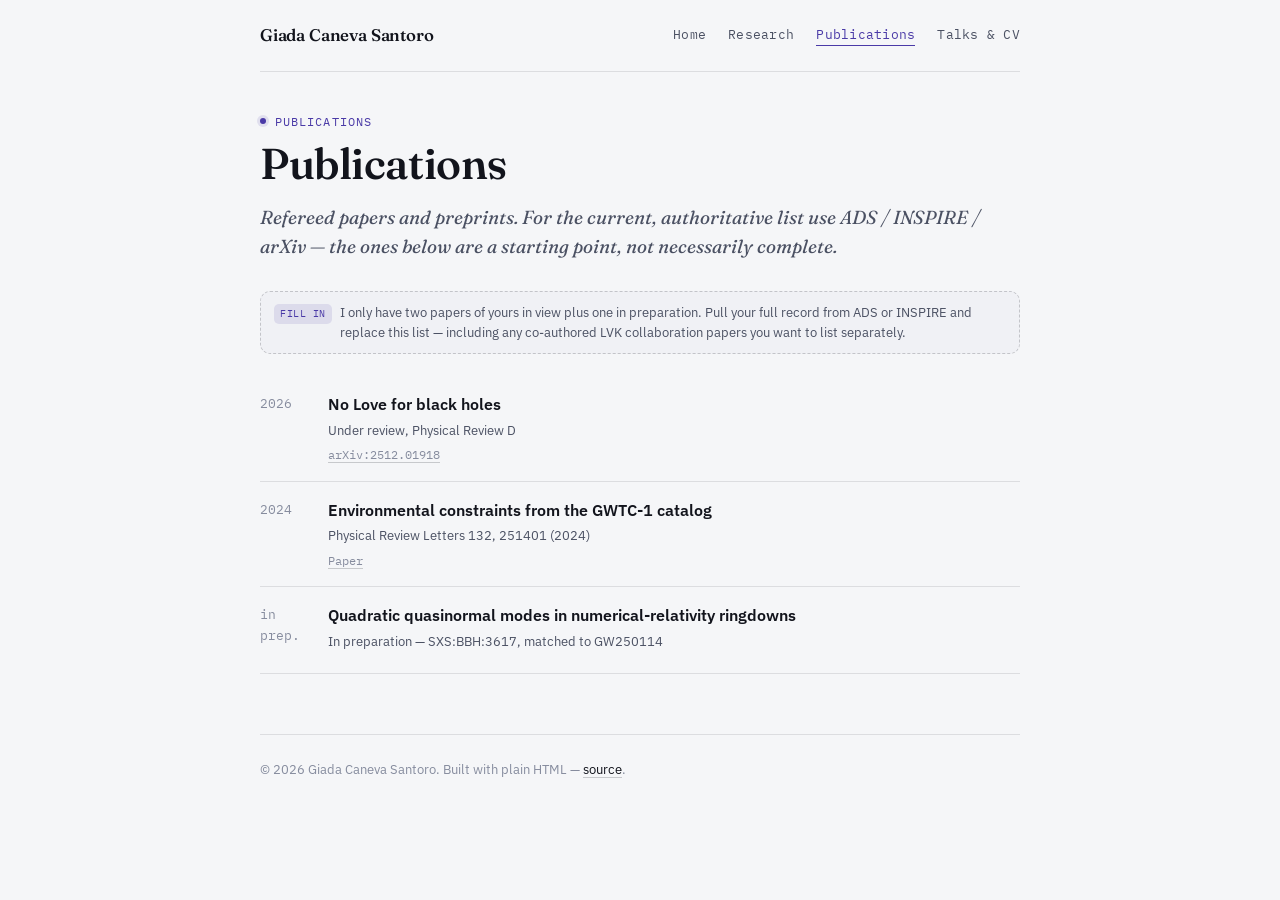
<file: giadacanevasantoro-site/publications.html>
<!doctype html>
<html lang="en">
<head>
<meta charset="utf-8">
<meta name="viewport" content="width=device-width, initial-scale=1">
<title>Publications — Giada Caneva Santoro</title>
<meta name="description" content="Publication list: gravitational-wave tests of general relativity, black hole spectroscopy, tidal Love numbers.">
<link rel="stylesheet" href="https://fonts.googleapis.com/css2?family=Fraunces:ital,opsz,wght@0,9..144,380;0,9..144,560;1,9..144,420;1,9..144,500&family=IBM+Plex+Sans:wght@400;500;600&family=IBM+Plex+Mono:wght@400;500&display=swap">
<link rel="stylesheet" href="assets/style.css">
</head>
<body>
<div class="wrap">

  <nav class="site-nav">
    <a class="wordmark" href="index.html">Giada Caneva Santoro</a>
    <ul>
      <li><a href="index.html">Home</a></li>
      <li><a href="research.html">Research</a></li>
      <li><a href="publications.html" aria-current="page">Publications</a></li>
      <li><a href="talks.html">Talks &amp; CV</a></li>
    </ul>
  </nav>

  <p class="eyebrow">Publications</p>
  <h1>Publications</h1>
  <p class="lede">Refereed papers and preprints. For the current, authoritative list use ADS / INSPIRE / arXiv — the ones below are a starting point, not necessarily complete.</p>

  <div class="todo">
    <span class="tag">Fill in</span>
    <span>I only have two papers of yours in view plus one in preparation. Pull your full record from ADS or INSPIRE and replace this list — including any co-authored LVK collaboration papers you want to list separately.</span>
  </div>

  <div class="pub">
    <div class="pub-year mono">2026</div>
    <div class="pub-body">
      <div class="pub-title">No Love for black holes</div>
      <div class="pub-venue">Under review, Physical Review D</div>
      <div class="pub-links">
        <a href="https://arxiv.org/abs/2512.01918" target="_blank" rel="noopener">arXiv:2512.01918</a>
      </div>
    </div>
  </div>

  <div class="pub">
    <div class="pub-year mono">2024</div>
    <div class="pub-body">
      <div class="pub-title">Environmental constraints from the GWTC-1 catalog</div>
      <div class="pub-venue">Physical Review Letters 132, 251401 (2024)</div>
      <div class="pub-links">
        <a href="REPLACE_WITH_DOI_OR_ARXIV" target="_blank" rel="noopener">Paper</a>
      </div>
    </div>
  </div>

  <div class="pub">
    <div class="pub-year mono">in prep.</div>
    <div class="pub-body">
      <div class="pub-title">Quadratic quasinormal modes in numerical-relativity ringdowns</div>
      <div class="pub-venue">In preparation — SXS:BBH:3617, matched to GW250114</div>
    </div>
  </div>

  <footer>
    <p>&copy; <span id="y"></span> Giada Caneva Santoro. Built with plain HTML — <a href="https://github.com/giadacanevasantoro/giadacanevasantoro.github.io" target="_blank" rel="noopener">source</a>.</p>
  </footer>
</div>
<script>document.getElementById("y").textContent = new Date().getFullYear();</script>
</body>
</html>
</file>
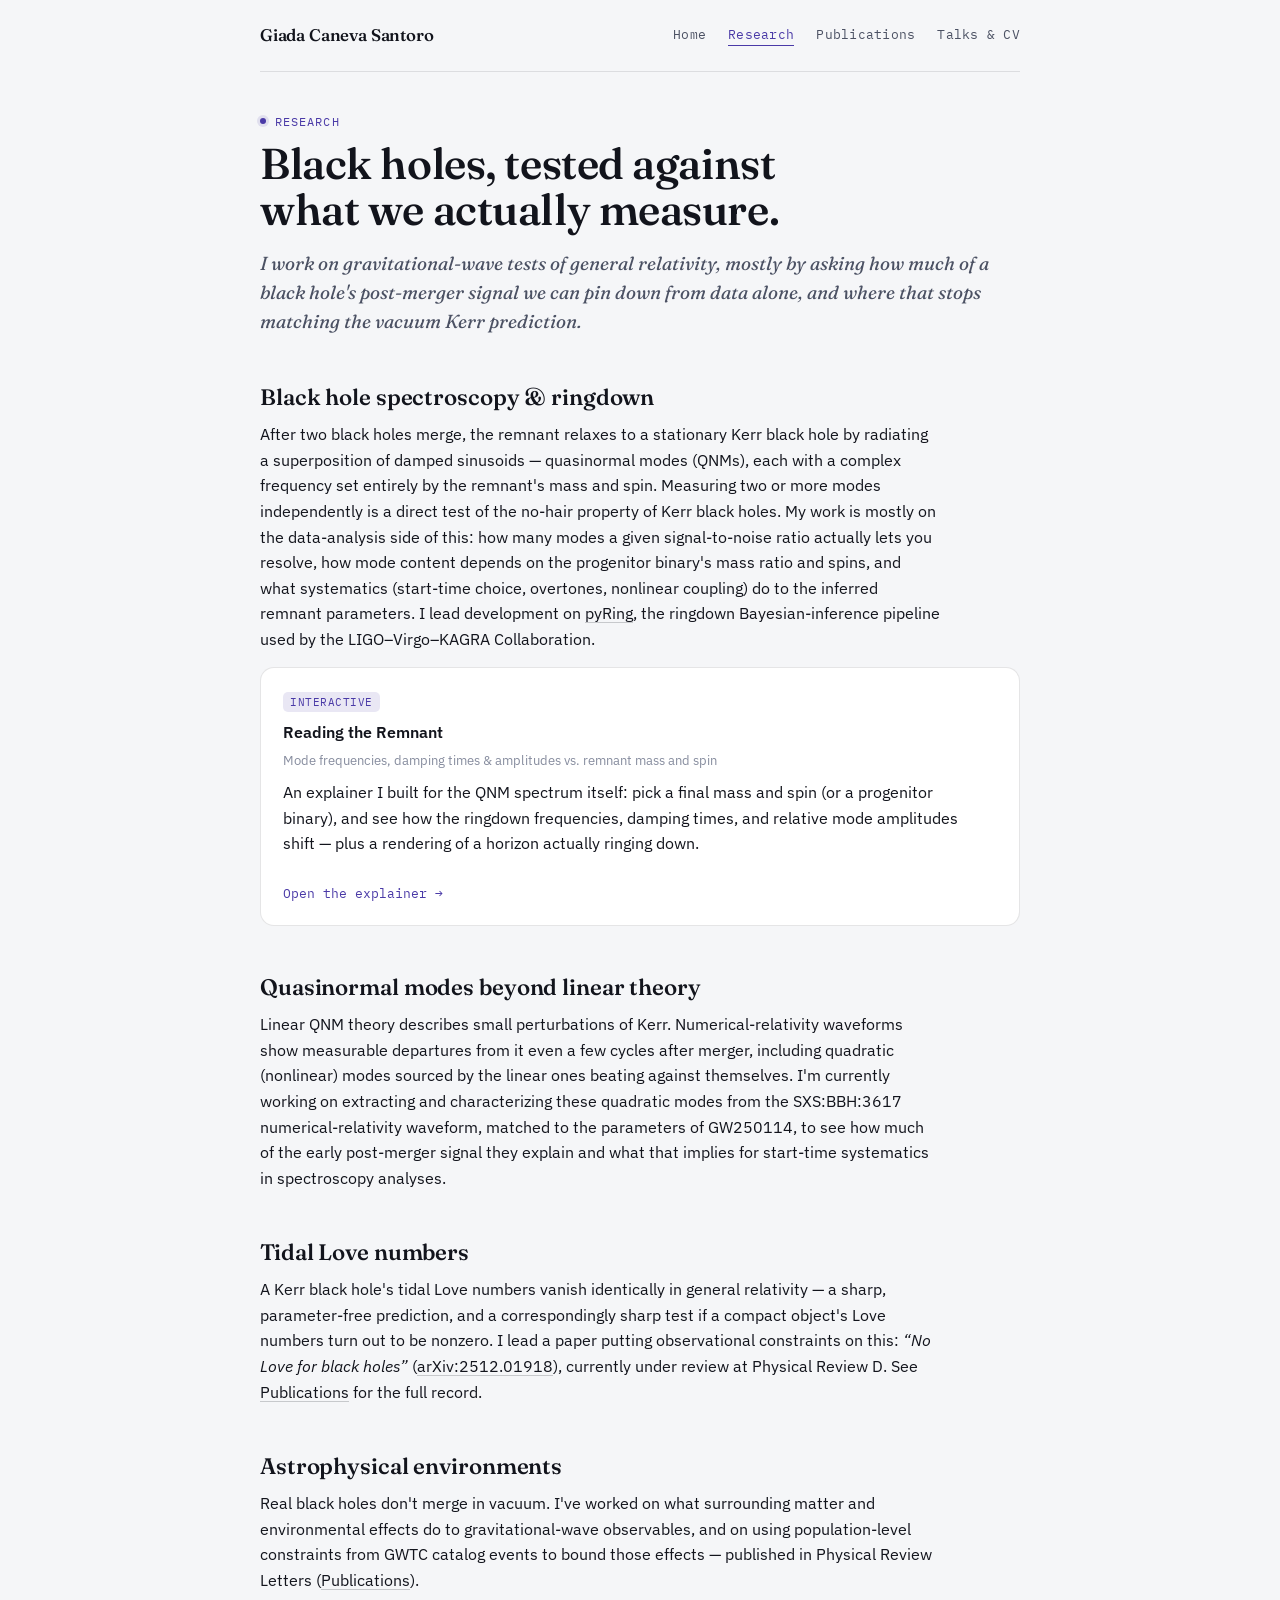
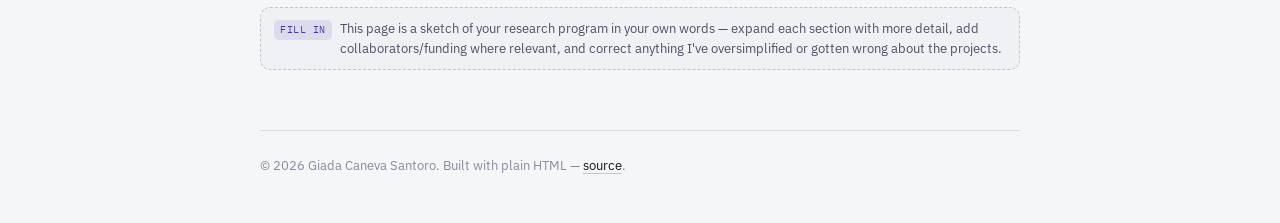
<file: giadacanevasantoro-site/research.html>
<!doctype html>
<html lang="en">
<head>
<meta charset="utf-8">
<meta name="viewport" content="width=device-width, initial-scale=1">
<title>Research — Giada Caneva Santoro</title>
<meta name="description" content="Research overview: black hole spectroscopy, quasinormal modes, ringdown, tidal Love numbers, and environmental effects on gravitational-wave signals.">
<link rel="stylesheet" href="https://fonts.googleapis.com/css2?family=Fraunces:ital,opsz,wght@0,9..144,380;0,9..144,560;1,9..144,420;1,9..144,500&family=IBM+Plex+Sans:wght@400;500;600&family=IBM+Plex+Mono:wght@400;500&display=swap">
<link rel="stylesheet" href="assets/style.css">
</head>
<body>
<div class="wrap">

  <nav class="site-nav">
    <a class="wordmark" href="index.html">Giada Caneva Santoro</a>
    <ul>
      <li><a href="index.html">Home</a></li>
      <li><a href="research.html" aria-current="page">Research</a></li>
      <li><a href="publications.html">Publications</a></li>
      <li><a href="talks.html">Talks &amp; CV</a></li>
    </ul>
  </nav>

  <p class="eyebrow">Research</p>
  <h1>Black holes, tested against what we actually measure.</h1>
  <p class="lede">I work on gravitational-wave tests of general relativity, mostly by asking how much of a black hole's post-merger signal we can pin down from data alone, and where that stops matching the vacuum Kerr prediction.</p>

  <h2>Black hole spectroscopy &amp; ringdown</h2>
  <p>After two black holes merge, the remnant relaxes to a stationary Kerr black hole by radiating a superposition of damped sinusoids — quasinormal modes (QNMs), each with a complex frequency set entirely by the remnant's mass and spin. Measuring two or more modes independently is a direct test of the no-hair property of Kerr black holes. My work is mostly on the data-analysis side of this: how many modes a given signal-to-noise ratio actually lets you resolve, how mode content depends on the progenitor binary's mass ratio and spins, and what systematics (start-time choice, overtones, nonlinear coupling) do to the inferred remnant parameters. I lead development on <a href="https://git.ligo.org/lscsoft/pyring" target="_blank" rel="noopener">pyRing</a>, the ringdown Bayesian-inference pipeline used by the LIGO&ndash;Virgo&ndash;KAGRA Collaboration.</p>
  <div class="card">
    <span class="tag">Interactive</span>
    <h3>Reading the Remnant</h3>
    <p class="card-meta">Mode frequencies, damping times &amp; amplitudes vs. remnant mass and spin</p>
    <p>An explainer I built for the QNM spectrum itself: pick a final mass and spin (or a progenitor binary), and see how the ringdown frequencies, damping times, and relative mode amplitudes shift — plus a rendering of a horizon actually ringing down.</p>
    <a class="card-cta" href="demos/reading-the-remnant.html">Open the explainer &rarr;</a>
  </div>

  <h2>Quasinormal modes beyond linear theory</h2>
  <p>Linear QNM theory describes small perturbations of Kerr. Numerical-relativity waveforms show measurable departures from it even a few cycles after merger, including quadratic (nonlinear) modes sourced by the linear ones beating against themselves. I'm currently working on extracting and characterizing these quadratic modes from the SXS:BBH:3617 numerical-relativity waveform, matched to the parameters of GW250114, to see how much of the early post-merger signal they explain and what that implies for start-time systematics in spectroscopy analyses.</p>

  <h2>Tidal Love numbers</h2>
  <p>A Kerr black hole's tidal Love numbers vanish identically in general relativity — a sharp, parameter-free prediction, and a correspondingly sharp test if a compact object's Love numbers turn out to be nonzero. I lead a paper putting observational constraints on this: <em>&ldquo;No Love for black holes&rdquo;</em> (<a href="https://arxiv.org/abs/2512.01918" target="_blank" rel="noopener">arXiv:2512.01918</a>), currently under review at Physical Review D. See <a href="publications.html">Publications</a> for the full record.</p>

  <h2>Astrophysical environments</h2>
  <p>Real black holes don't merge in vacuum. I've worked on what surrounding matter and environmental effects do to gravitational-wave observables, and on using population-level constraints from GWTC catalog events to bound those effects — published in Physical Review Letters (<a href="publications.html">Publications</a>).</p>

  <div class="todo">
    <span class="tag">Fill in</span>
    <span>This page is a sketch of your research program in your own words — expand each section with more detail, add collaborators/funding where relevant, and correct anything I've oversimplified or gotten wrong about the projects.</span>
  </div>

  <footer>
    <p>&copy; <span id="y"></span> Giada Caneva Santoro. Built with plain HTML — <a href="https://github.com/giadacanevasantoro/giadacanevasantoro.github.io" target="_blank" rel="noopener">source</a>.</p>
  </footer>
</div>
<script>document.getElementById("y").textContent = new Date().getFullYear();</script>
</body>
</html>
</file>
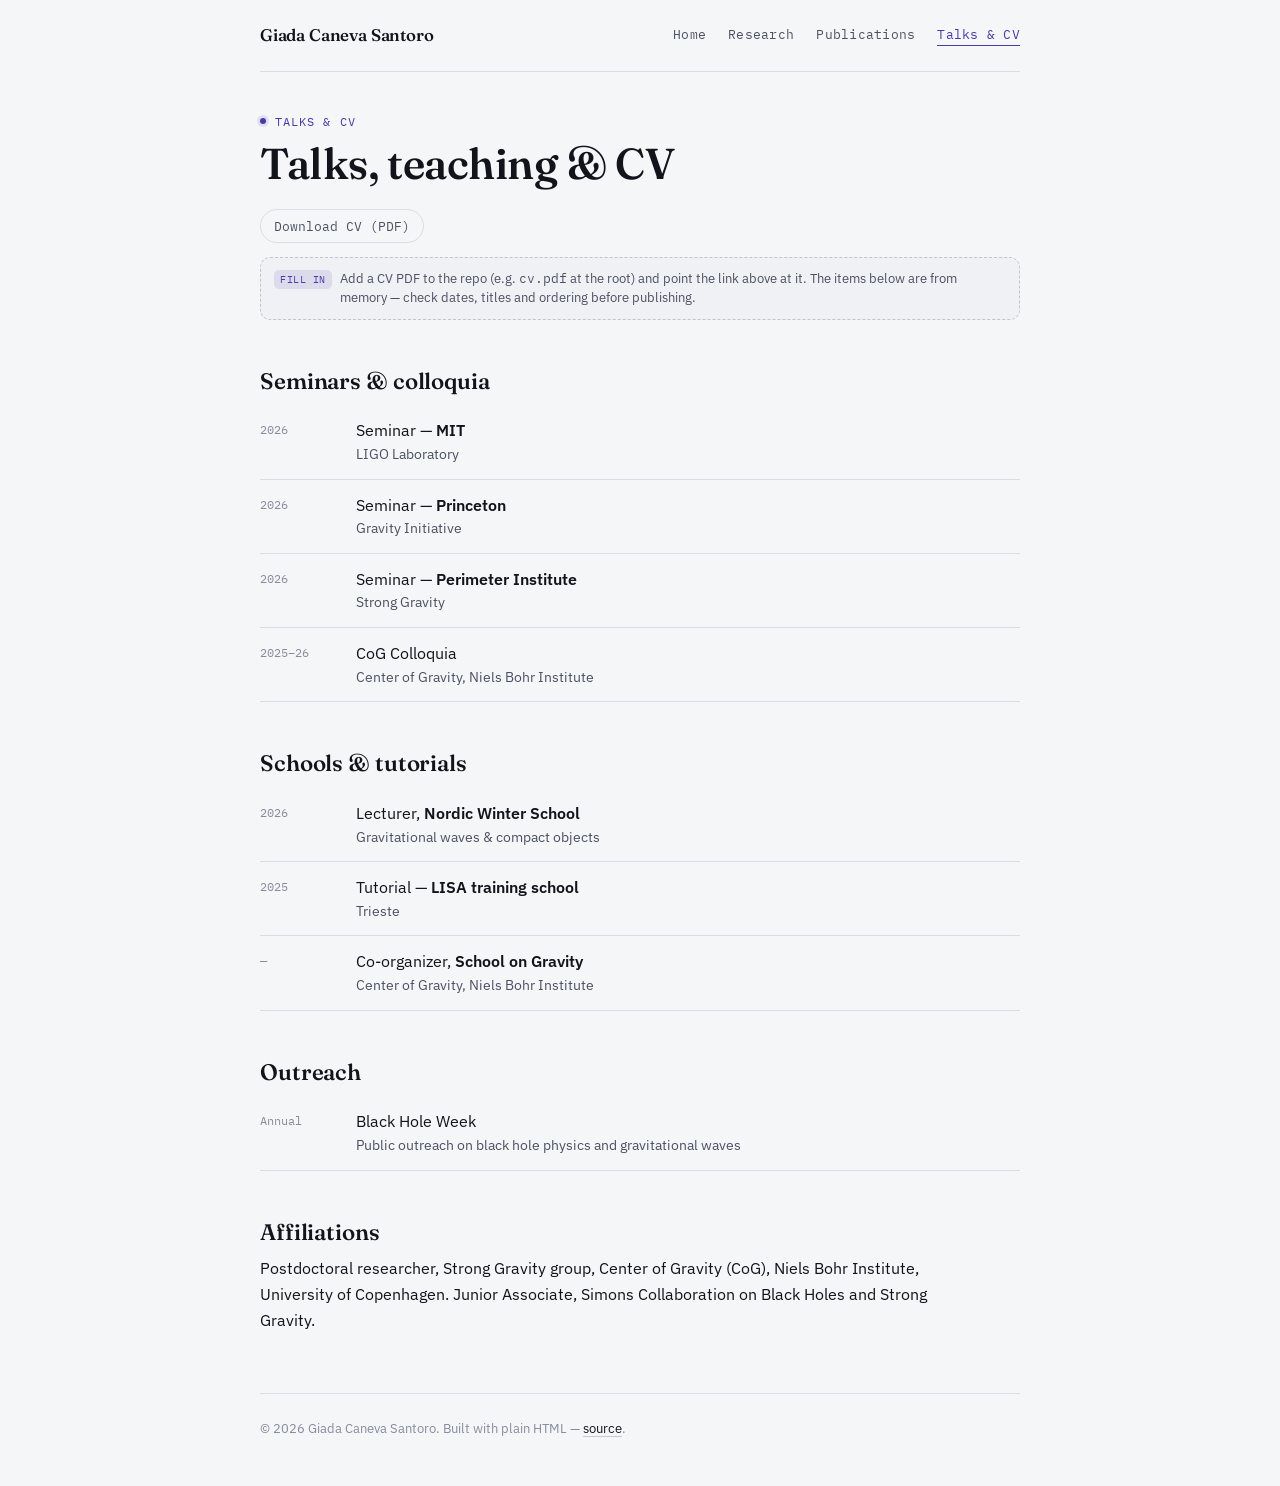
<file: giadacanevasantoro-site/talks.html>
<!doctype html>
<html lang="en">
<head>
<meta charset="utf-8">
<meta name="viewport" content="width=device-width, initial-scale=1">
<title>Talks &amp; CV — Giada Caneva Santoro</title>
<meta name="description" content="Talks, seminars, teaching and outreach; CV.">
<link rel="stylesheet" href="https://fonts.googleapis.com/css2?family=Fraunces:ital,opsz,wght@0,9..144,380;0,9..144,560;1,9..144,420;1,9..144,500&family=IBM+Plex+Sans:wght@400;500;600&family=IBM+Plex+Mono:wght@400;500&display=swap">
<link rel="stylesheet" href="assets/style.css">
</head>
<body>
<div class="wrap">

  <nav class="site-nav">
    <a class="wordmark" href="index.html">Giada Caneva Santoro</a>
    <ul>
      <li><a href="index.html">Home</a></li>
      <li><a href="research.html">Research</a></li>
      <li><a href="publications.html">Publications</a></li>
      <li><a href="talks.html" aria-current="page">Talks &amp; CV</a></li>
    </ul>
  </nav>

  <p class="eyebrow">Talks &amp; CV</p>
  <h1>Talks, teaching &amp; CV</h1>

  <div class="link-row">
    <a class="pill-link" href="REPLACE_WITH_CV_PDF_PATH" target="_blank" rel="noopener">Download CV (PDF)</a>
  </div>
  <div class="todo">
    <span class="tag">Fill in</span>
    <span>Add a CV PDF to the repo (e.g. <span class="mono">cv.pdf</span> at the root) and point the link above at it. The items below are from memory — check dates, titles and ordering before publishing.</span>
  </div>

  <h2>Seminars &amp; colloquia</h2>
  <div class="tl-item">
    <div class="tl-when mono">2026</div>
    <div class="tl-what">Seminar — <b>MIT</b><div class="tl-where">LIGO Laboratory</div></div>
  </div>
  <div class="tl-item">
    <div class="tl-when mono">2026</div>
    <div class="tl-what">Seminar — <b>Princeton</b><div class="tl-where">Gravity Initiative</div></div>
  </div>
  <div class="tl-item">
    <div class="tl-when mono">2026</div>
    <div class="tl-what">Seminar — <b>Perimeter Institute</b><div class="tl-where">Strong Gravity</div></div>
  </div>
  <div class="tl-item">
    <div class="tl-when mono">2025&ndash;26</div>
    <div class="tl-what">CoG Colloquia<div class="tl-where">Center of Gravity, Niels Bohr Institute</div></div>
  </div>

  <h2>Schools &amp; tutorials</h2>
  <div class="tl-item">
    <div class="tl-when mono">2026</div>
    <div class="tl-what">Lecturer, <b>Nordic Winter School</b><div class="tl-where">Gravitational waves &amp; compact objects</div></div>
  </div>
  <div class="tl-item">
    <div class="tl-when mono">2025</div>
    <div class="tl-what">Tutorial — <b>LISA training school</b><div class="tl-where">Trieste</div></div>
  </div>
  <div class="tl-item">
    <div class="tl-when mono">—</div>
    <div class="tl-what">Co-organizer, <b>School on Gravity</b><div class="tl-where">Center of Gravity, Niels Bohr Institute</div></div>
  </div>

  <h2>Outreach</h2>
  <div class="tl-item">
    <div class="tl-when mono">Annual</div>
    <div class="tl-what">Black Hole Week<div class="tl-where">Public outreach on black hole physics and gravitational waves</div></div>
  </div>

  <h2>Affiliations</h2>
  <p>Postdoctoral researcher, Strong Gravity group, Center of Gravity (CoG), Niels Bohr Institute, University of Copenhagen. Junior Associate, Simons Collaboration on Black Holes and Strong Gravity.</p>

  <footer>
    <p>&copy; <span id="y"></span> Giada Caneva Santoro. Built with plain HTML — <a href="https://github.com/giadacanevasantoro/giadacanevasantoro.github.io" target="_blank" rel="noopener">source</a>.</p>
  </footer>
</div>
<script>document.getElementById("y").textContent = new Date().getFullYear();</script>
</body>
</html>
</file>
<file: assets/hero.css>
/* ============================================================
   Hero / visual pages — landing (index.html) and explore.html
   Dark, full-bleed, minimal. Separate from assets/style.css,
   which still styles the text pages (about, research, publications, talks).
   ============================================================ */

@media (prefers-color-scheme: light){
  :root{ color-scheme: dark; }
}

*{ box-sizing:border-box; }
html,body{
  margin:0; height:100%; background:#040406; color:#eef0f6;
  font-family:"IBM Plex Sans", system-ui, sans-serif;
}

.hero-page{
  min-height:100vh; display:flex; flex-direction:column;
  background:
    radial-gradient(ellipse 900px 600px at 50% 48%, rgba(120,90,50,0.10), transparent 70%),
    #040406;
}

.hero-name{
  position:fixed; top:26px; left:28px; z-index:5;
  font-family:"IBM Plex Mono", monospace; font-size:13px; letter-spacing:.04em;
  color:#d7d9e4; text-decoration:none;
}
.hero-name:hover{ color:#ffd9a8; }

.hero-stage{
  flex:1; display:flex; align-items:center; justify-content:center;
  min-height:100vh; padding:40px 20px;
}
.hero-link{ display:block; line-height:0; }
.hero-link svg{ width:min(72vw, 620px); height:auto; }
.hero-spin{ transform-origin:450px 310px; animation:spin 90s linear infinite; }
@media (prefers-reduced-motion: reduce){ .hero-spin{ animation:none; } }
@keyframes spin{ to{ transform:rotate(360deg); } }

.hero-hint{
  position:absolute; bottom:34px; left:50%; transform:translateX(-50%);
  font-family:"IBM Plex Mono", monospace; font-size:11.5px; letter-spacing:.12em;
  text-transform:uppercase; color:#6b6f82;
}

/* ---- Explore page ---- */
.explore-page{ min-height:100vh; padding:100px 28px 60px; }
.explore-head{ max-width:720px; margin:0 auto 56px; text-align:center; }
.explore-eyebrow{
  font-family:"IBM Plex Mono", monospace; font-size:12px; letter-spacing:.1em;
  text-transform:uppercase; color:#8b90a6; margin:0 0 10px;
}
.explore-title{
  font-family:"Fraunces", Georgia, serif; font-weight:560; font-size:clamp(1.6rem,3.6vw,2.2rem);
  margin:0; color:#f2f3f8;
}

.tile-row{
  display:flex; flex-wrap:wrap; gap:28px; justify-content:center;
  max-width:1040px; margin:0 auto;
}
.tile{
  width:300px; padding:26px 22px 22px; border-radius:16px;
  background:rgba(255,255,255,0.02); border:1px solid rgba(255,255,255,0.07);
  text-decoration:none; color:#eef0f6; text-align:center;
  transition:border-color .2s ease, background .2s ease, transform .2s ease;
}
.tile:hover{ border-color:rgba(255,220,170,0.35); background:rgba(255,255,255,0.045); transform:translateY(-2px); }
.tile svg{ width:100%; height:auto; display:block; }
.tile-label{
  margin-top:14px; font-family:"IBM Plex Sans"; font-weight:600; font-size:15px;
}
.tile-sub{
  margin-top:4px; font-family:"IBM Plex Sans"; font-size:12.5px; color:#9297ab;
}

.explore-foot{
  max-width:1040px; margin:64px auto 0; padding-top:22px;
  border-top:1px solid rgba(255,255,255,0.08);
  display:flex; flex-wrap:wrap; gap:18px; justify-content:center;
  font-family:"IBM Plex Mono", monospace; font-size:12.5px;
}
.explore-foot a{ color:#9297ab; text-decoration:none; }
.explore-foot a:hover{ color:#ffd9a8; }

@media (max-width:520px){
  .hero-stage{ padding:24px 12px; }
}

/* ---- About page: 3D light-cone career timeline ---- */
.about-page{
  min-height:100vh; padding:24px;
  display:flex; align-items:center; justify-content:center;
}
.cone-stage{
  position:relative; width:100%; max-width:900px; min-height:640px;
  display:flex; align-items:center; justify-content:center;
}
.blob{ position:absolute; border-radius:50%; filter:blur(70px); pointer-events:none; }
.blob-amber{ width:34vmin; height:34vmin; max-width:360px; max-height:360px; top:2%; right:12%; background:radial-gradient(circle, rgba(255,170,90,0.5), transparent 70%); }
.blob-violet{ width:38vmin; height:38vmin; max-width:420px; max-height:420px; bottom:0%; left:14%; background:radial-gradient(circle, rgba(120,100,255,0.4), transparent 70%); }
.blob-cyan{ width:24vmin; height:24vmin; max-width:260px; max-height:260px; top:34%; right:2%; background:radial-gradient(circle, rgba(100,220,220,0.3), transparent 70%); }

.cone-wrap{ position:relative; width:min(86vw,420px); aspect-ratio:420/640; }
.cone-wrap svg{ position:absolute; inset:0; width:100%; height:100%; overflow:visible; }
.wmesh{ stroke:#bfe3ff; stroke-width:0.6; opacity:0.28; }
.wrim{ stroke:#eaf4ff; stroke-width:1.4; opacity:0.7; }
.waccent{ stroke:#8fd8ff; stroke-width:1.6; opacity:0.85; }

.worldline{
  position:absolute; left:50%; top:8%; bottom:5%; width:1px;
  background:linear-gradient(180deg, transparent, rgba(255,255,255,0.35) 15%, rgba(255,255,255,0.5) 50%, rgba(255,255,255,0.35) 85%, transparent);
}
.pt{ position:absolute; display:flex; align-items:center; gap:10px; font-family:"IBM Plex Mono", monospace; color:#eef0f6; }
.pt .dot{ width:7px; height:7px; border-radius:50%; background:#ffe9c7; box-shadow:0 0 10px 2px rgba(255,220,170,0.7); flex:none; }
.pt .lbl{ font-size:12px; line-height:1.35; white-space:nowrap; }
.pt .lbl b{ display:block; font-family:"IBM Plex Sans",sans-serif; font-weight:600; font-size:13px; }
.pt-now{ top:51.5%; left:52%; transform:translate(0,-50%); }
.pt-now .dot{ width:10px; height:10px; background:#fff; box-shadow:0 0 16px 4px rgba(255,255,255,0.85); }
.pt-phd{ top:64.1%; right:52%; left:auto; transform:translate(0,-50%); flex-direction:row-reverse; }
.pt-phd .lbl{ text-align:right; }
.pt-master{ top:76.6%; left:52%; transform:translate(0,-50%); }
.pt-bsc{ top:89.1%; right:52%; left:auto; transform:translate(0,-50%); flex-direction:row-reverse; }
.pt-bsc .lbl{ text-align:right; }

.about-links{
  position:fixed; bottom:30px; left:50%; transform:translateX(-50%);
  display:flex; flex-wrap:wrap; gap:10px; justify-content:center; max-width:90vw;
}
.about-links a{
  font-family:"IBM Plex Mono", monospace; font-size:12.5px; color:#c7cad6;
  border:1px solid rgba(255,255,255,0.14); border-radius:999px; padding:6px 13px; text-decoration:none;
}
.about-links a:hover{ color:#ffd9a8; border-color:rgba(255,217,168,0.4); }

@media (max-width:560px){
  .cone-stage{ min-height:560px; }
  .pt .lbl{ font-size:10.5px; white-space:normal; max-width:150px; line-height:1.35; }
  .pt .lbl b{ font-size:12px; }
  .pt-now .lbl{ max-width:168px; }
}


.about-nav-links{
  position:fixed; top:26px; right:28px; z-index:5;
  display:flex; gap:18px;
  font-family:"IBM Plex Mono", monospace; font-size:12.5px; letter-spacing:.02em;
}
.about-nav-links a{ color:#9297ab; text-decoration:none; }
.about-nav-links a:hover{ color:#ffd9a8; }
@media (max-width:520px){
  .about-nav-links{ display:none; }
}

/* ---- Inside the Horizon (hidden interests page) ---- */
.sr-only{
  position:absolute; width:1px; height:1px; padding:0; margin:-1px;
  overflow:hidden; clip:rect(0,0,0,0); white-space:nowrap; border:0;
}
.horizon-stage{
  flex:1; min-height:100vh; width:100%;
  display:flex; flex-direction:column; align-items:center; justify-content:center;
  gap:30px; padding:110px 24px 60px;
}
.horizon-eyebrow{
  margin:0; font-family:"IBM Plex Mono", monospace; font-size:12px; letter-spacing:.14em;
  text-transform:uppercase; color:#666c82;
}
.horizon-caption{
  min-height:1.4em; margin:0; max-width:440px; text-align:center;
  font-family:"IBM Plex Mono", monospace; font-size:13px; letter-spacing:.01em;
  color:#c7cad6; opacity:0; transform:translateY(4px);
  transition:opacity .3s ease, transform .3s ease;
}
.horizon-caption.is-visible{ opacity:1; transform:translateY(0); }

/* ---- Radiating neuron network (Inside the Horizon) ---- */
.net-wrap{
  position:relative; width:min(94vw,760px); aspect-ratio:760/480; margin:10px 0 6px;
}
.net-svg{ position:absolute; inset:0; width:100%; height:100%; overflow:visible; }
.net-labels{ position:absolute; inset:0; }

.net-center{ fill:#dfe2ec; opacity:0; animation:net-fade .4s ease forwards; animation-delay:.3s; }
.net-branch{
  fill:none; stroke-width:1.2; opacity:.8;
  stroke-dasharray:1; stroke-dashoffset:1;
  animation:net-draw .7s ease forwards; animation-delay:var(--d,0s);
}
.net-twig{
  fill:none; stroke-width:.9; opacity:.5;
  stroke-dasharray:1; stroke-dashoffset:1;
  animation:net-draw .6s ease forwards; animation-delay:var(--d,0s);
}
.net-decor-twig{
  fill:none; stroke-dasharray:1; stroke-dashoffset:1;
  animation:net-draw .9s ease forwards; animation-delay:var(--d,0s);
}
.net-spark{ opacity:0; animation:net-fade .5s ease forwards; animation-delay:var(--d,0s); }
.net-node{
  fill:#0a0e16; stroke-width:1.3; opacity:0;
  animation:net-fade .4s ease forwards; animation-delay:var(--d,0s);
}

@keyframes net-draw{ to{ stroke-dashoffset:0; } }
@keyframes net-fade{ to{ opacity:1; } }

.net-cat{
  position:absolute; transform:translate(-50%,-50%);
  font-family:"IBM Plex Mono", monospace; font-size:11px; letter-spacing:.09em; text-transform:uppercase;
  color:#666c82; opacity:0; animation:net-fade .5s ease forwards; animation-delay:1.6s;
  pointer-events:none; white-space:nowrap;
}

/* leaf = small clickable node; its title/subtitle only appear on hover/focus, like a note you uncover */
.net-leaf{
  position:absolute; width:26px; height:26px; margin:-13px 0 0 -13px;
  display:block; text-decoration:none; cursor:pointer;
  opacity:0; animation:net-fade .4s ease forwards; animation-delay:var(--d,0s);
}
.net-leaf::before{
  content:""; position:absolute; top:50%; left:50%; width:6px; height:6px;
  transform:translate(-50%,-50%); border-radius:50%;
  background:var(--dot,#9297ab); box-shadow:0 0 5px 1px var(--dot,#9297ab);
  transition:transform .15s ease;
}
.net-leaf:hover::before, .net-leaf:focus-visible::before{ transform:translate(-50%,-50%) scale(1.7); outline:none; }

.net-leaf-text{
  position:absolute; top:50%; left:100%; margin-left:9px; transform:translateY(-50%);
  display:flex; flex-direction:column; gap:1px;
  font-family:"IBM Plex Mono", monospace; font-size:11.5px; line-height:1.3;
  color:#9297ab; white-space:nowrap; opacity:0; pointer-events:none;
  transition:opacity .18s ease;
}
.net-leaf-text b{ font-family:"IBM Plex Sans", sans-serif; font-weight:600; color:#dfe2ec; margin-right:5px; }
.net-leaf:hover .net-leaf-text, .net-leaf:focus-visible .net-leaf-text{ opacity:1; }

.net-leaf-left .net-leaf-text{
  left:auto; right:100%; margin-left:0; margin-right:9px; text-align:right;
  flex-direction:row-reverse; align-items:center;
}
.net-leaf-left .net-leaf-text b{ margin-right:0; margin-left:5px; }

.net-leaf-below .net-leaf-text{
  left:50%; top:100%; margin:8px 0 0; transform:translateX(-50%);
  flex-direction:column; align-items:center; text-align:center; white-space:normal; max-width:104px;
}
.net-leaf-below .net-leaf-text b{ margin-right:0; }

.net-leaf-placeholder{ cursor:default; }
.net-leaf-placeholder::before{ background:none; border:1px dashed #565b70; box-shadow:none; }
.net-leaf-placeholder .net-leaf-text b{ color:#73788c; font-style:italic; font-weight:500; }
.net-leaf-placeholder .net-leaf-text{ color:#565b70; }

@media (prefers-reduced-motion: reduce){
  .net-branch, .net-twig, .net-decor-twig{ animation:none !important; stroke-dashoffset:0 !important; }
  .net-node, .net-center, .net-cat, .net-leaf, .net-spark{ animation:none !important; opacity:1 !important; }
}
@media (max-width:620px){
  .net-leaf-text, .net-cat{ font-size:10px; }
}

/* ---- Infalling-astronaut visitor widget ---- */
.astro-widget{ position:fixed; right:22px; bottom:22px; z-index:40; font-family:"IBM Plex Mono", monospace; }
.astro-btn{
  width:46px; height:46px; border-radius:50%; cursor:pointer; padding:0;
  display:flex; align-items:center; justify-content:center;
  background:#0c0f18; border:1px solid rgba(255,255,255,0.14); color:#c7cadb;
  box-shadow:0 2px 10px rgba(0,0,0,0.35);
  transition:color .15s ease, border-color .15s ease, box-shadow .2s ease;
}
.astro-btn:hover, .astro-btn:focus-visible{
  color:#ffd9a8; border-color:rgba(255,217,168,0.5); box-shadow:0 0 0 4px rgba(255,217,168,0.12);
}
.astro-icon{ width:24px; height:24px; animation:astro-float 4.5s ease-in-out infinite; }
@keyframes astro-float{ 0%,100%{ transform:translateY(0) rotate(0deg); } 50%{ transform:translateY(-3px) rotate(-4deg); } }
.astro-panel{
  position:absolute; right:0; bottom:58px; width:220px;
  background:#0c0f18; border:1px solid rgba(255,255,255,0.14); border-radius:12px;
  padding:14px 16px; box-shadow:0 10px 30px rgba(0,0,0,0.5);
  opacity:0; transform:translateY(6px) scale(.98); pointer-events:none;
  transition:opacity .15s ease, transform .15s ease;
}
.astro-panel.is-open{ opacity:1; transform:translateY(0) scale(1); pointer-events:auto; }
.astro-count{ margin:0 0 8px; font-size:12.5px; line-height:1.5; color:#c7cadb; }
.astro-count .n{ color:#ffd9a8; font-weight:600; }
.astro-link{ font-size:12px; color:#c7cadb; text-decoration:none; }
.astro-link:hover{ color:#ffd9a8; }
@media (prefers-reduced-motion: reduce){ .astro-icon{ animation:none; } }
@media (max-width:480px){ .astro-widget{ right:14px; bottom:14px; } .astro-btn{ width:42px; height:42px; } }
</file>
<file: giadacanevasantoro-site/assets/style.css>
/* ============================================================
   Shared stylesheet — giadacanevasantoro.github.io
   Fraunces (display/serif) + IBM Plex Sans (body) + IBM Plex Mono (meta/data)
   Same token system as the "Reading the Remnant" demo, so the site and
   the interactive pieces linked from it read as one thing.
   ============================================================ */

:root{
  --bg:#F5F6F8; --panel:#FFFFFF; --panel-alt:#ECEEF3; --panel-2:#F0F1F5;
  --ink:#12141C; --ink-2:#4B5163; --ink-3:#868C9E;
  --border:rgba(18,20,28,0.11); --border-strong:rgba(18,20,28,0.20);
  --accent:#4a3aa7; --accent-soft:rgba(74,58,167,0.12);
  --focus-ring:#4a3aa7;
  color-scheme: light;
}
@media (prefers-color-scheme: dark){
  :root:not([data-theme="light"]){
    --bg:#0A0E16; --panel:#12151F; --panel-alt:#171B27; --panel-2:#151926;
    --ink:#F1F2F6; --ink-2:#A9AFC2; --ink-3:#6B7188;
    --border:rgba(255,255,255,0.11); --border-strong:rgba(255,255,255,0.22);
    --accent:#9085e9; --accent-soft:rgba(144,133,233,0.16);
    color-scheme: dark;
  }
}
:root[data-theme="dark"]{
  --bg:#0A0E16; --panel:#12151F; --panel-alt:#171B27; --panel-2:#151926;
  --ink:#F1F2F6; --ink-2:#A9AFC2; --ink-3:#6B7188;
  --border:rgba(255,255,255,0.11); --border-strong:rgba(255,255,255,0.22);
  --accent:#9085e9; --accent-soft:rgba(144,133,233,0.16);
  color-scheme: dark;
}

*{box-sizing:border-box;}
html,body{ margin:0; }
body{
  background:var(--bg); color:var(--ink);
  font-family:"IBM Plex Sans", system-ui, sans-serif;
  font-size:16px; line-height:1.6;
  padding-inline:20px;
}
.wrap{ width:100%; max-width:760px; margin:0 auto; }
.mono{ font-family:"IBM Plex Mono", ui-monospace, monospace; font-variant-numeric:tabular-nums; }

a{ color:var(--ink); text-decoration-color:var(--border-strong); text-underline-offset:3px; }
a:hover{ color:var(--accent); text-decoration-color:var(--accent); }

/* ---- Nav ---- */
.site-nav{
  display:flex; align-items:center; justify-content:space-between; gap:16px; flex-wrap:wrap;
  padding-block:22px; border-bottom:1px solid var(--border); margin-bottom:40px;
}
.site-nav .wordmark{
  font-family:"Fraunces", Georgia, serif; font-weight:560; font-size:1.05rem; color:var(--ink);
  text-decoration:none; letter-spacing:-0.01em;
}
.site-nav .wordmark:hover{ color:var(--ink); }
.site-nav ul{
  list-style:none; display:flex; gap:22px; margin:0; padding:0; flex-wrap:wrap;
  font-family:"IBM Plex Mono", monospace; font-size:13px; letter-spacing:.02em;
}
.site-nav a{ color:var(--ink-2); text-decoration:none; }
.site-nav a:hover, .site-nav a[aria-current="page"]{ color:var(--accent); }
.site-nav a[aria-current="page"]{ border-bottom:1.5px solid var(--accent); padding-bottom:2px; }

/* ---- Type ---- */
.eyebrow{
  font-family:"IBM Plex Mono", monospace; font-size:12px; letter-spacing:.09em;
  text-transform:uppercase; color:var(--accent); margin:0 0 10px;
  display:flex; align-items:center; gap:9px;
}
.eyebrow::before{ content:""; width:6px; height:6px; border-radius:50%; background:var(--accent); box-shadow:0 0 0 3px var(--accent-soft); }
h1{
  font-family:"Fraunces", Georgia, serif; font-weight:560; font-size:clamp(1.9rem,4.4vw,2.7rem);
  letter-spacing:-0.01em; line-height:1.06; margin:0 0 16px; text-wrap:balance;
}
h2{
  font-family:"Fraunces", Georgia, serif; font-weight:560; font-size:1.4rem;
  letter-spacing:-0.005em; margin:44px 0 6px; text-wrap:balance;
}
h2 + .section-sub{ margin-top:0; }
h3{ font-family:"IBM Plex Sans", sans-serif; font-weight:600; font-size:1rem; margin:22px 0 4px; }
.section-sub{ color:var(--ink-2); font-size:14.5px; margin:0 0 18px; max-width:60ch; }
p{ margin:0 0 14px; max-width:68ch; }
.lede{
  font-family:"Fraunces", Georgia, serif; font-style:italic; font-weight:420;
  font-size:1.18rem; line-height:1.55; color:var(--ink-2); max-width:62ch; margin:0 0 30px;
}
ul.plain, ol.plain{ padding-left:1.15em; margin:0 0 14px; }
ul.plain li, ol.plain li{ margin-bottom:7px; max-width:64ch; }

/* ---- Links row (home) ---- */
.link-row{ display:flex; flex-wrap:wrap; gap:10px; margin:22px 0 8px; }
.pill-link{
  font-family:"IBM Plex Mono", monospace; font-size:12.5px; color:var(--ink-2);
  border:1px solid var(--border); border-radius:999px; padding:6px 13px; text-decoration:none;
}
.pill-link:hover{ color:var(--accent); border-color:var(--accent); }

/* ---- Cards ---- */
.card{
  background:var(--panel); border:1px solid var(--border); border-radius:14px;
  padding:20px 22px; margin-bottom:16px;
}
.card h3{ margin-top:0; }
.card .tag{
  display:inline-block; font-family:"IBM Plex Mono"; font-size:10.5px; letter-spacing:.05em;
  text-transform:uppercase; color:var(--accent); background:var(--accent-soft);
  border-radius:5px; padding:2px 7px; margin:0 0 8px;
}
.card-meta{ font-size:12.5px; color:var(--ink-3); margin:2px 0 10px; }
.card p:last-child{ margin-bottom:0; }
.card-cta{
  display:inline-flex; align-items:center; gap:6px; margin-top:12px;
  font-family:"IBM Plex Mono"; font-size:12.5px; color:var(--accent); text-decoration:none;
}
.card-cta:hover{ text-decoration:underline; }

/* ---- Publications ---- */
.pub{ display:flex; gap:16px; padding:16px 0; border-bottom:1px solid var(--border); }
.pub:last-child{ border-bottom:none; }
.pub-year{ flex:none; width:52px; font-family:"IBM Plex Mono"; font-size:13px; color:var(--ink-3); padding-top:2px; }
.pub-body .pub-title{ font-weight:600; margin-bottom:3px; }
.pub-body .pub-venue{ font-size:13px; color:var(--ink-2); margin-bottom:4px; }
.pub-body .pub-links{ font-family:"IBM Plex Mono"; font-size:12px; display:flex; gap:12px; }
.pub-body .pub-links a{ color:var(--ink-3); }
.pub-body .pub-links a:hover{ color:var(--accent); }

/* ---- Timeline (talks/activities) ---- */
.tl-item{ display:flex; gap:16px; padding:13px 0; border-bottom:1px solid var(--border); }
.tl-item:last-child{ border-bottom:none; }
.tl-when{ flex:none; width:80px; font-family:"IBM Plex Mono"; font-size:12px; color:var(--ink-3); padding-top:2px; }
.tl-what b{ font-weight:600; }
.tl-where{ color:var(--ink-2); font-size:13.5px; }

/* ---- Placeholder callouts (things Giada should fill in) ---- */
.todo{
  display:flex; gap:8px; align-items:flex-start; background:var(--panel-2); border:1px dashed var(--border-strong);
  border-radius:10px; padding:11px 13px; margin:14px 0 22px; font-size:12.5px; line-height:1.55; color:var(--ink-2);
}
.todo .tag{
  flex:none; font-family:"IBM Plex Mono"; font-size:10px; letter-spacing:.05em; text-transform:uppercase;
  color:var(--accent); background:var(--accent-soft); border-radius:5px; padding:2px 6px; margin-top:1px;
}

footer{ margin-top:60px; padding:24px 0 48px; border-top:1px solid var(--border); }
footer p{ font-size:12.5px; color:var(--ink-3); margin:0; }

@media (max-width:520px){
  .pub, .tl-item{ flex-direction:column; gap:3px; }
  .pub-year, .tl-when{ width:auto; }
}
</file>
<file: assets/style.css>
/* ============================================================
   Shared stylesheet — giadacanevasantoro.github.io
   Fraunces (display/serif) + IBM Plex Sans (body) + IBM Plex Mono (meta/data)
   Same token system as the "Reading the Remnant" demo, so the site and
   the interactive pieces linked from it read as one thing.
   ============================================================ */

:root{
  --bg:#F5F6F8; --panel:#FFFFFF; --panel-alt:#ECEEF3; --panel-2:#F0F1F5;
  --ink:#12141C; --ink-2:#4B5163; --ink-3:#868C9E;
  --border:rgba(18,20,28,0.11); --border-strong:rgba(18,20,28,0.20);
  --accent:#4a3aa7; --accent-soft:rgba(74,58,167,0.12);
  --focus-ring:#4a3aa7;
  color-scheme: light;
}
@media (prefers-color-scheme: dark){
  :root:not([data-theme="light"]){
    --bg:#0A0E16; --panel:#12151F; --panel-alt:#171B27; --panel-2:#151926;
    --ink:#F1F2F6; --ink-2:#A9AFC2; --ink-3:#6B7188;
    --border:rgba(255,255,255,0.11); --border-strong:rgba(255,255,255,0.22);
    --accent:#9085e9; --accent-soft:rgba(144,133,233,0.16);
    color-scheme: dark;
  }
}
:root[data-theme="dark"]{
  --bg:#0A0E16; --panel:#12151F; --panel-alt:#171B27; --panel-2:#151926;
  --ink:#F1F2F6; --ink-2:#A9AFC2; --ink-3:#6B7188;
  --border:rgba(255,255,255,0.11); --border-strong:rgba(255,255,255,0.22);
  --accent:#9085e9; --accent-soft:rgba(144,133,233,0.16);
  color-scheme: dark;
}

*{box-sizing:border-box;}
html,body{ margin:0; }
body{
  background:var(--bg); color:var(--ink);
  font-family:"IBM Plex Sans", system-ui, sans-serif;
  font-size:16px; line-height:1.6;
  padding-inline:20px;
}
.wrap{ width:100%; max-width:760px; margin:0 auto; }
.mono{ font-family:"IBM Plex Mono", ui-monospace, monospace; font-variant-numeric:tabular-nums; }

a{ color:var(--ink); text-decoration-color:var(--border-strong); text-underline-offset:3px; }
a:hover{ color:var(--accent); text-decoration-color:var(--accent); }

/* ---- Nav ---- */
.site-nav{
  display:flex; align-items:center; justify-content:space-between; gap:16px; flex-wrap:wrap;
  padding-block:22px; border-bottom:1px solid var(--border); margin-bottom:40px;
}
.site-nav .wordmark{
  font-family:"Fraunces", Georgia, serif; font-weight:560; font-size:1.05rem; color:var(--ink);
  text-decoration:none; letter-spacing:-0.01em;
}
.site-nav .wordmark:hover{ color:var(--ink); }
.site-nav ul{
  list-style:none; display:flex; gap:22px; margin:0; padding:0; flex-wrap:wrap;
  font-family:"IBM Plex Mono", monospace; font-size:13px; letter-spacing:.02em;
}
.site-nav a{ color:var(--ink-2); text-decoration:none; }
.site-nav a:hover, .site-nav a[aria-current="page"]{ color:var(--accent); }
.site-nav a[aria-current="page"]{ border-bottom:1.5px solid var(--accent); padding-bottom:2px; }

/* ---- Type ---- */
.eyebrow{
  font-family:"IBM Plex Mono", monospace; font-size:12px; letter-spacing:.09em;
  text-transform:uppercase; color:var(--accent); margin:0 0 10px;
  display:flex; align-items:center; gap:9px;
}
.eyebrow::before{ content:""; width:6px; height:6px; border-radius:50%; background:var(--accent); box-shadow:0 0 0 3px var(--accent-soft); }
h1{
  font-family:"Fraunces", Georgia, serif; font-weight:560; font-size:clamp(1.9rem,4.4vw,2.7rem);
  letter-spacing:-0.01em; line-height:1.06; margin:0 0 16px; text-wrap:balance;
}
h2{
  font-family:"Fraunces", Georgia, serif; font-weight:560; font-size:1.4rem;
  letter-spacing:-0.005em; margin:44px 0 6px; text-wrap:balance;
}
h2 + .section-sub{ margin-top:0; }
h3{ font-family:"IBM Plex Sans", sans-serif; font-weight:600; font-size:1rem; margin:22px 0 4px; }
.section-sub{ color:var(--ink-2); font-size:14.5px; margin:0 0 18px; max-width:60ch; }
p{ margin:0 0 14px; max-width:68ch; }
.lede{
  font-family:"Fraunces", Georgia, serif; font-style:italic; font-weight:420;
  font-size:1.18rem; line-height:1.55; color:var(--ink-2); max-width:62ch; margin:0 0 30px;
}
ul.plain, ol.plain{ padding-left:1.15em; margin:0 0 14px; }
ul.plain li, ol.plain li{ margin-bottom:7px; max-width:64ch; }

/* ---- Links row (home) ---- */
.link-row{ display:flex; flex-wrap:wrap; gap:10px; margin:22px 0 8px; }
.pill-link{
  font-family:"IBM Plex Mono", monospace; font-size:12.5px; color:var(--ink-2);
  border:1px solid var(--border); border-radius:999px; padding:6px 13px; text-decoration:none;
}
.pill-link:hover{ color:var(--accent); border-color:var(--accent); }

/* ---- Cards ---- */
.card{
  background:var(--panel); border:1px solid var(--border); border-radius:14px;
  padding:20px 22px; margin-bottom:16px;
}
.card h3{ margin-top:0; }
.card .tag{
  display:inline-block; font-family:"IBM Plex Mono"; font-size:10.5px; letter-spacing:.05em;
  text-transform:uppercase; color:var(--accent); background:var(--accent-soft);
  border-radius:5px; padding:2px 7px; margin:0 0 8px;
}
.card-meta{ font-size:12.5px; color:var(--ink-3); margin:2px 0 10px; }
.card p:last-child{ margin-bottom:0; }
.card-cta{
  display:inline-flex; align-items:center; gap:6px; margin-top:12px;
  font-family:"IBM Plex Mono"; font-size:12.5px; color:var(--accent); text-decoration:none;
}
.card-cta:hover{ text-decoration:underline; }

/* ---- Publications ---- */
.pub{ display:flex; gap:16px; padding:16px 0; border-bottom:1px solid var(--border); }
.pub:last-child{ border-bottom:none; }
.pub-year{ flex:none; width:52px; font-family:"IBM Plex Mono"; font-size:13px; color:var(--ink-3); padding-top:2px; }
.pub-body .tag{
  display:inline-block; font-family:"IBM Plex Mono"; font-size:10.5px; letter-spacing:.05em;
  text-transform:uppercase; color:var(--accent); background:var(--accent-soft);
  border-radius:5px; padding:2px 7px; margin:0 0 6px;
}
.pub-body .pub-title{ font-weight:600; margin-bottom:3px; }
.pub-body .pub-authors{ font-size:13px; color:var(--ink-3); margin-bottom:4px; }
.pub-body .pub-authors strong{ color:var(--accent); font-weight:600; }
.pub-body .pub-venue{ font-size:13px; color:var(--ink-2); margin-bottom:4px; }
.pub-body .pub-links{ font-family:"IBM Plex Mono"; font-size:12px; display:flex; gap:12px; }
.pub-body .pub-links a{ color:var(--ink-3); }
.pub-body .pub-links a:hover{ color:var(--accent); }

/* ---- Timeline (talks/activities) ---- */
.tl-item{ display:flex; gap:16px; padding:13px 0; border-bottom:1px solid var(--border); }
.tl-item:last-child{ border-bottom:none; }
.tl-when{ flex:none; width:80px; font-family:"IBM Plex Mono"; font-size:12px; color:var(--ink-3); padding-top:2px; }
.tl-what b{ font-weight:600; }
.tl-where{ color:var(--ink-2); font-size:13.5px; }

/* ---- Placeholder callouts (things Giada should fill in) ---- */
.todo{
  display:flex; gap:8px; align-items:flex-start; background:var(--panel-2); border:1px dashed var(--border-strong);
  border-radius:10px; padding:11px 13px; margin:14px 0 22px; font-size:12.5px; line-height:1.55; color:var(--ink-2);
}
.todo .tag{
  flex:none; font-family:"IBM Plex Mono"; font-size:10px; letter-spacing:.05em; text-transform:uppercase;
  color:var(--accent); background:var(--accent-soft); border-radius:5px; padding:2px 6px; margin-top:1px;
}

/* ---- Floating black hole (in-progress marker) ---- */
.progress-note{
  display:flex; align-items:center; gap:14px;
  margin:18px 0 28px; padding:20px 20px;
  border:1px solid var(--border); border-radius:14px; background:var(--panel);
}
.bh-float{
  position:relative; width:32px; height:32px; flex:none;
  animation:bh-bob 4.5s ease-in-out infinite;
}
.bh-disc{
  position:absolute; inset:6px; border-radius:50%;
  background:radial-gradient(circle at 35% 30%, #24242e, #000 70%);
}
.bh-ring{
  position:absolute; inset:0; border-radius:50%;
  border:1px solid var(--accent-soft);
  box-shadow:0 0 7px 1px var(--accent-soft);
}
@keyframes bh-bob{
  0%,100%{ transform:translateY(0); }
  50%{ transform:translateY(-4px); }
}
.progress-label{
  font-family:"IBM Plex Mono", monospace; font-size:12.5px; letter-spacing:.05em;
  text-transform:uppercase; color:var(--ink-2);
}
@media (prefers-reduced-motion: reduce){
  .bh-float{ animation:none; }
}

/* ---- Travel map ---- */
.map-land{ fill:var(--panel-alt); stroke:var(--border-strong); stroke-width:0.6; }
.map-wrap{ margin:10px 0 8px; }
.map-svg{ width:100%; height:auto; display:block; border:1px solid var(--border); border-radius:14px; background:var(--panel); }
.map-frame{ stroke:var(--border-strong); stroke-width:1; fill:none; }
.map-graticule line{ stroke:var(--border); stroke-width:1; }
.map-pin{ cursor:pointer; }
.map-pin .pin-hit{ fill:transparent; }
.map-pin .pin-glow{ fill:var(--accent-soft); opacity:.5; transition:opacity .15s ease; }
.map-pin .pin-dot{
  fill:var(--accent); transition:transform .15s ease;
  transform-box:fill-box; transform-origin:center;
}
.map-pin:hover .pin-glow, .map-pin:focus-visible .pin-glow, .map-pin.is-active .pin-glow{ opacity:1; }
.map-pin:hover .pin-dot, .map-pin:focus-visible .pin-dot{ transform:scale(1.35); }
.map-pin.is-active .pin-dot{ transform:scale(1.7); }
.map-pin:focus-visible{ outline:1.5px solid var(--accent); outline-offset:2px; border-radius:50%; }
.map-panel{
  margin-top:14px; padding:16px 18px; min-height:60px;
  border:1px solid var(--border); border-radius:14px; background:var(--panel);
}
.map-panel-empty{ color:var(--ink-3); font-size:13.5px; margin:0; }
.map-panel-city{
  font-family:"IBM Plex Mono", monospace; font-size:12px; letter-spacing:.06em;
  text-transform:uppercase; color:var(--accent); margin:0 0 10px;
}
.map-panel-item{ margin:0 0 10px; }
.map-panel-item:last-child{ margin-bottom:0; }
.map-panel-item .mp-when{ font-family:"IBM Plex Mono", monospace; font-size:11.5px; color:var(--ink-3); }
.map-panel-item .mp-what{ font-weight:600; font-size:14px; margin:2px 0 1px; }
.map-panel-item .mp-where{ color:var(--ink-2); font-size:13px; }
@media (prefers-reduced-motion: reduce){
  .map-pin .pin-dot, .map-pin .pin-glow{ transition:none; }
}

footer{ margin-top:60px; padding:24px 0 48px; border-top:1px solid var(--border); }
footer p{ font-size:12.5px; color:var(--ink-3); margin:0; }

@media (max-width:520px){
  .pub, .tl-item{ flex-direction:column; gap:3px; }
  .pub-year, .tl-when{ width:auto; }
}


/* ---- Infalling-astronaut visitor widget ---- */
.astro-widget{ position:fixed; right:22px; bottom:22px; z-index:40; font-family:"IBM Plex Mono", monospace; }
.astro-btn{
  width:46px; height:46px; border-radius:50%; cursor:pointer; padding:0;
  display:flex; align-items:center; justify-content:center;
  background:var(--panel); border:1px solid var(--border); color:var(--ink-2);
  box-shadow:0 2px 10px rgba(18,20,28,0.12);
  transition:color .15s ease, border-color .15s ease, box-shadow .2s ease;
}
.astro-btn:hover, .astro-btn:focus-visible{
  color:var(--accent); border-color:var(--accent); box-shadow:0 0 0 4px var(--accent-soft);
}
.astro-icon{ width:24px; height:24px; animation:astro-float 4.5s ease-in-out infinite; }
@keyframes astro-float{ 0%,100%{ transform:translateY(0) rotate(0deg); } 50%{ transform:translateY(-3px) rotate(-4deg); } }
.astro-panel{
  position:absolute; right:0; bottom:58px; width:220px;
  background:var(--panel); border:1px solid var(--border); border-radius:12px;
  padding:14px 16px; box-shadow:0 10px 30px rgba(18,20,28,0.16);
  opacity:0; transform:translateY(6px) scale(.98); pointer-events:none;
  transition:opacity .15s ease, transform .15s ease;
}
.astro-panel.is-open{ opacity:1; transform:translateY(0) scale(1); pointer-events:auto; }
.astro-count{ margin:0 0 8px; font-size:12.5px; line-height:1.5; color:var(--ink-2); }
.astro-count .n{ color:var(--accent); font-weight:600; }
.astro-link{ font-size:12px; color:var(--ink-2); text-decoration:none; }
.astro-link:hover{ color:var(--accent); }
@media (prefers-reduced-motion: reduce){ .astro-icon{ animation:none; } }
@media (max-width:480px){ .astro-widget{ right:14px; bottom:14px; } .astro-btn{ width:42px; height:42px; } }
</file>
